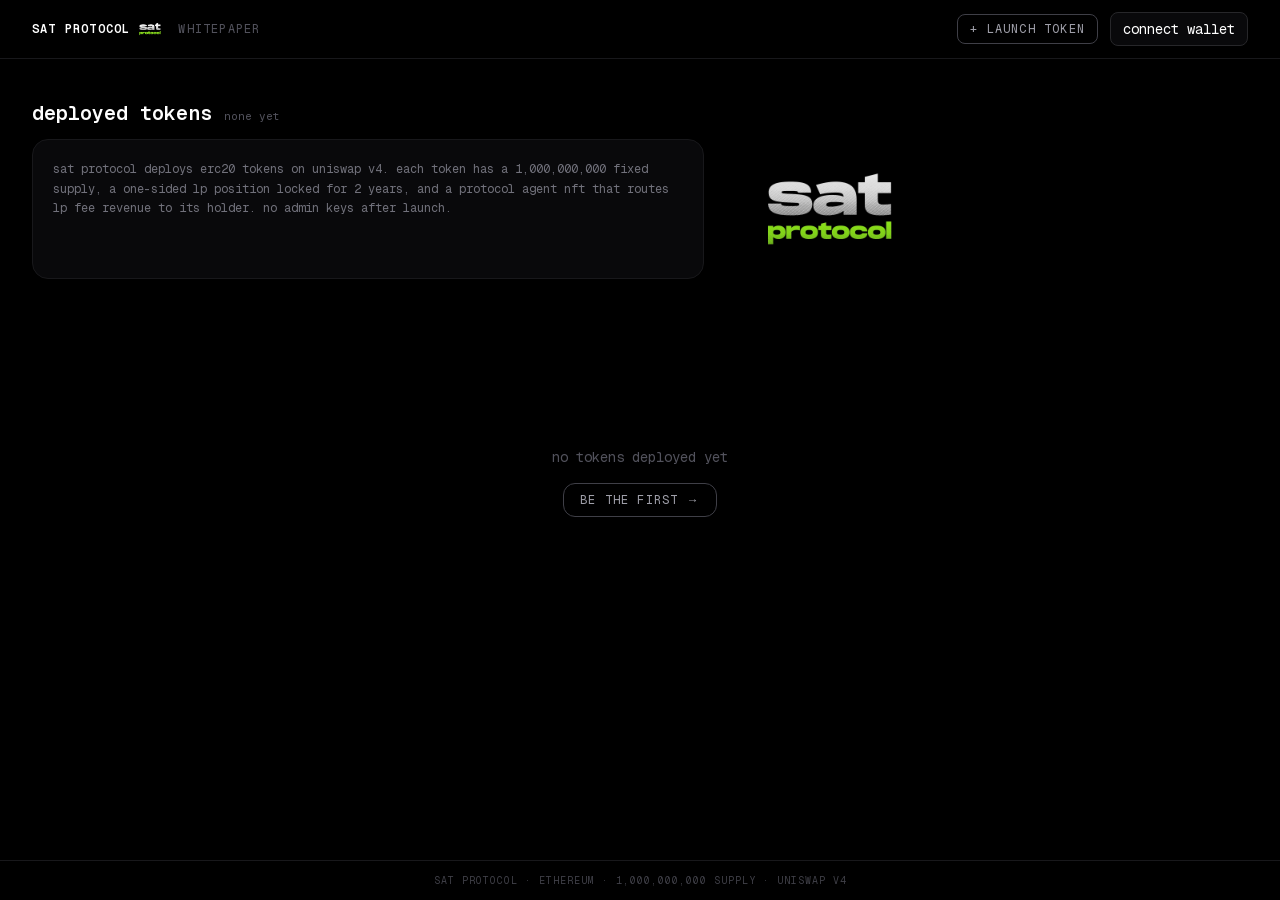
<file: index.html>
<!DOCTYPE html><html lang="en" class="geist_a71539c9-module__T19VSG__variable geist_mono_8d43a2aa-module__8Li5zG__variable antialiased"><head><meta charSet="utf-8"/><meta name="viewport" content="width=device-width, initial-scale=1"/><link rel="preload" href="/_next/static/media/797e433ab948586e-s.p.09zddjkbdep5a.woff2" as="font" crossorigin="" type="font/woff2"/><link rel="preload" href="/_next/static/media/caa3a2e1cccd8315-s.p.09~u27dqhyhd6.woff2" as="font" crossorigin="" type="font/woff2"/><link rel="preload" as="image" href="/logo.png"/><link rel="stylesheet" href="/_next/static/chunks/0ps4dz8.2wrez.css" data-precedence="next"/><link rel="preload" as="script" fetchPriority="low" href="/_next/static/chunks/0d5obh_jtdov6.js"/><script src="/_next/static/chunks/10fi09my9mp_..js" async=""></script><script src="/_next/static/chunks/0097qk6hpc7zs.js" async=""></script><script src="/_next/static/chunks/0xnfchwvkl~uw.js" async=""></script><script src="/_next/static/chunks/0l.kx8mk.-zxi.js" async=""></script><script src="/_next/static/chunks/turbopack-0c70luie7-__b.js" async=""></script><script src="/_next/static/chunks/00knzl12jo7r2.js" async=""></script><script src="/_next/static/chunks/16qd167umziww.js" async=""></script><script src="/_next/static/chunks/148ae4cjba01u.js" async=""></script><script src="/_next/static/chunks/0r4pxdzy2ql_x.js" async=""></script><script src="/_next/static/chunks/10kqypc6uxays.js" async=""></script><script src="/_next/static/chunks/14dokw5ca038z.js" async=""></script><script src="/_next/static/chunks/0urlgjj7appyq.js" async=""></script><script src="/_next/static/chunks/0zar61j30pjb5.js" async=""></script><script src="/_next/static/chunks/0m065sj-oej0y.js" async=""></script><script src="/_next/static/chunks/0okow5gy1x0c1.js" async=""></script><meta name="next-size-adjust" content=""/><title>Sat Protocol</title><meta name="description" content="deploy tokens · Ethereum"/><meta property="og:title" content="Sat Protocol"/><meta property="og:description" content="deploy tokens · Ethereum"/><meta property="og:image" content="http://localhost:3000/banner.jpg"/><meta property="og:image:width" content="1270"/><meta property="og:image:height" content="630"/><meta name="twitter:card" content="summary_large_image"/><meta name="twitter:title" content="Sat Protocol"/><meta name="twitter:description" content="deploy tokens · Ethereum"/><meta name="twitter:image" content="http://localhost:3000/banner.jpg"/><link rel="icon" href="/icon.jpg"/><script src="/_next/static/chunks/03~yq9q893hmn.js" noModule=""></script></head><body class="min-h-full flex flex-col"><div hidden=""><!--$--><!--/$--></div><div data-rk=""><style>[data-rk]{--rk-blurs-modalOverlay:blur(0px);--rk-fonts-body:-apple-system, BlinkMacSystemFont, "Segoe UI", Roboto, Helvetica, Arial, sans-serif, "Apple Color Emoji", "Segoe UI Emoji", "Segoe UI Symbol";--rk-radii-actionButton:10px;--rk-radii-connectButton:8px;--rk-radii-menuButton:8px;--rk-radii-modal:16px;--rk-radii-modalMobile:18px;--rk-colors-accentColor:#fff;--rk-colors-accentColorForeground:#000;--rk-colors-actionButtonBorder:rgba(255, 255, 255, 0.04);--rk-colors-actionButtonBorderMobile:rgba(255, 255, 255, 0.08);--rk-colors-actionButtonSecondaryBackground:rgba(255, 255, 255, 0.08);--rk-colors-closeButton:rgba(224, 232, 255, 0.6);--rk-colors-closeButtonBackground:rgba(255, 255, 255, 0.08);--rk-colors-connectButtonBackground:#1A1B1F;--rk-colors-connectButtonBackgroundError:#FF494A;--rk-colors-connectButtonInnerBackground:linear-gradient(0deg, rgba(255, 255, 255, 0.075), rgba(255, 255, 255, 0.15));--rk-colors-connectButtonText:#FFF;--rk-colors-connectButtonTextError:#FFF;--rk-colors-connectionIndicator:#30E000;--rk-colors-downloadBottomCardBackground:linear-gradient(126deg, rgba(0, 0, 0, 0) 9.49%, rgba(120, 120, 120, 0.2) 71.04%), #1A1B1F;--rk-colors-downloadTopCardBackground:linear-gradient(126deg, rgba(120, 120, 120, 0.2) 9.49%, rgba(0, 0, 0, 0) 71.04%), #1A1B1F;--rk-colors-error:#FF494A;--rk-colors-generalBorder:rgba(255, 255, 255, 0.08);--rk-colors-generalBorderDim:rgba(255, 255, 255, 0.04);--rk-colors-menuItemBackground:rgba(224, 232, 255, 0.1);--rk-colors-modalBackdrop:rgba(0, 0, 0, 0.5);--rk-colors-modalBackground:#1A1B1F;--rk-colors-modalBorder:rgba(255, 255, 255, 0.08);--rk-colors-modalText:#FFF;--rk-colors-modalTextDim:rgba(224, 232, 255, 0.3);--rk-colors-modalTextSecondary:rgba(255, 255, 255, 0.6);--rk-colors-profileAction:rgba(224, 232, 255, 0.1);--rk-colors-profileActionHover:rgba(224, 232, 255, 0.2);--rk-colors-profileForeground:rgba(224, 232, 255, 0.05);--rk-colors-selectedOptionBorder:rgba(224, 232, 255, 0.1);--rk-colors-standby:#FFD641;--rk-shadows-connectButton:0px 4px 12px rgba(0, 0, 0, 0.1);--rk-shadows-dialog:0px 8px 32px rgba(0, 0, 0, 0.32);--rk-shadows-profileDetailsAction:0px 2px 6px rgba(37, 41, 46, 0.04);--rk-shadows-selectedOption:0px 2px 6px rgba(0, 0, 0, 0.24);--rk-shadows-selectedWallet:0px 2px 6px rgba(0, 0, 0, 0.24);--rk-shadows-walletLogo:0px 2px 16px rgba(0, 0, 0, 0.16);}</style><header class="sticky top-0 z-40 border-b border-zinc-900 bg-black/80 backdrop-blur"><div class="mx-auto flex w-full max-w-[1400px] items-center justify-between gap-4 py-3 px-4 sm:px-8"><div class="flex items-center gap-4"><a class="flex items-center gap-2 group" href="/"><span class="font-mono text-xs font-semibold tracking-widest text-white uppercase">Sat Protocol</span><img alt="" width="24" height="24" decoding="async" data-nimg="1" class="rounded-sm" style="color:transparent" src="/logo.png"/></a><a class="font-mono text-xs uppercase tracking-widest text-zinc-600 hover:text-zinc-300 transition-colors hidden sm:block" href="/whitepaper/">whitepaper</a></div><div class="flex items-center gap-3"><a class="font-mono text-xs uppercase tracking-widest border border-zinc-700 px-3 py-1.5 rounded-lg hover:border-zinc-500 hover:text-white text-zinc-400 transition-colors hidden sm:block" href="/launch/">+ launch token</a><div class="hidden sm:block"><div class="shrink-0" aria-hidden="true" style="opacity:0;pointer-events:none;user-select:none"><button type="button" class="border border-zinc-800 bg-zinc-950 hover:bg-zinc-900 text-sm font-mono px-3 py-1.5 rounded-lg transition-colors cursor-pointer">connect wallet</button></div></div></div></div></header><main class="flex-1 pb-20 sm:pb-10"><div class="max-w-[1400px] mx-auto px-4 sm:px-8 py-10"><div class="mb-10"><div class="flex items-baseline gap-3 mb-3"><h1 class="font-mono text-xl text-white font-semibold">deployed tokens</h1><span class="font-mono text-[11px] text-zinc-600">none yet</span></div><div class="flex items-stretch gap-6"><div class="border border-zinc-900 rounded-2xl bg-zinc-950 p-5 max-w-2xl flex-1"><p class="font-mono text-xs text-zinc-500 leading-relaxed">sat protocol deploys erc20 tokens on uniswap v4. each token has a 1,000,000,000 fixed supply, a one-sided lp position locked for 2 years, and a protocol agent nft that routes lp fee revenue to its holder. no admin keys after launch.</p></div><div class="hidden sm:flex items-center justify-center px-8"><img alt="Sat Protocol" loading="lazy" width="140" height="140" decoding="async" data-nimg="1" class="rounded-xl opacity-90" style="color:transparent" src="/logo.png"/></div></div></div><div class="flex flex-col items-center justify-center py-32 gap-4"><p class="font-mono text-zinc-600 text-sm">no tokens deployed yet</p><a class="font-mono text-xs uppercase tracking-widest border border-zinc-700 px-4 py-2 rounded-xl hover:border-zinc-500 text-zinc-400 hover:text-white transition-colors" href="/launch/">be the first →</a></div></div><!--$--><!--/$--></main><footer class="hidden sm:block fixed bottom-0 inset-x-0 z-40 border-t border-zinc-900 bg-black/80 backdrop-blur py-3 text-center"><p class="font-mono text-[10px] text-zinc-700 uppercase tracking-widest">Sat Protocol<!-- --> · <!-- -->Ethereum<!-- --> · 1,000,000,000 supply · uniswap v4</p></footer><div class="sm:hidden fixed bottom-0 inset-x-0 z-40 border-t border-zinc-900 bg-black/90 backdrop-blur px-4 py-3 flex items-center gap-3"><a class="flex-1 text-center font-mono text-xs uppercase tracking-widest border border-zinc-700 px-3 py-2.5 rounded-xl hover:border-zinc-500 text-zinc-400 hover:text-white transition-colors" href="/launch/">+ launch token</a><div class="shrink-0"><div class="shrink-0" aria-hidden="true" style="opacity:0;pointer-events:none;user-select:none"><button type="button" class="border border-zinc-800 bg-zinc-950 hover:bg-zinc-900 text-sm font-mono px-3 py-1.5 rounded-lg transition-colors cursor-pointer">connect wallet</button></div></div></div></div><script src="/_next/static/chunks/0d5obh_jtdov6.js" id="_R_" async=""></script><script>(self.__next_f=self.__next_f||[]).push([0])</script><script>self.__next_f.push([1,"1:\"$Sreact.fragment\"\n2:I[29282,[\"/_next/static/chunks/00knzl12jo7r2.js\",\"/_next/static/chunks/16qd167umziww.js\",\"/_next/static/chunks/148ae4cjba01u.js\",\"/_next/static/chunks/0r4pxdzy2ql_x.js\",\"/_next/static/chunks/10kqypc6uxays.js\",\"/_next/static/chunks/14dokw5ca038z.js\",\"/_next/static/chunks/0urlgjj7appyq.js\",\"/_next/static/chunks/0zar61j30pjb5.js\",\"/_next/static/chunks/0m065sj-oej0y.js\"],\"Providers\"]\n3:I[981218,[\"/_next/static/chunks/00knzl12jo7r2.js\",\"/_next/static/chunks/16qd167umziww.js\",\"/_next/static/chunks/148ae4cjba01u.js\",\"/_next/static/chunks/0r4pxdzy2ql_x.js\",\"/_next/static/chunks/10kqypc6uxays.js\",\"/_next/static/chunks/14dokw5ca038z.js\",\"/_next/static/chunks/0urlgjj7appyq.js\",\"/_next/static/chunks/0zar61j30pjb5.js\",\"/_next/static/chunks/0m065sj-oej0y.js\"],\"\"]\n4:I[757919,[\"/_next/static/chunks/00knzl12jo7r2.js\",\"/_next/static/chunks/16qd167umziww.js\",\"/_next/static/chunks/148ae4cjba01u.js\",\"/_next/static/chunks/0r4pxdzy2ql_x.js\",\"/_next/static/chunks/10kqypc6uxays.js\",\"/_next/static/chunks/14dokw5ca038z.js\",\"/_next/static/chunks/0urlgjj7appyq.js\",\"/_next/static/chunks/0zar61j30pjb5.js\",\"/_next/static/chunks/0m065sj-oej0y.js\"],\"Image\"]\n5:I[174914,[\"/_next/static/chunks/00knzl12jo7r2.js\",\"/_next/static/chunks/16qd167umziww.js\",\"/_next/static/chunks/148ae4cjba01u.js\",\"/_next/static/chunks/0r4pxdzy2ql_x.js\",\"/_next/static/chunks/10kqypc6uxays.js\",\"/_next/static/chunks/14dokw5ca038z.js\",\"/_next/static/chunks/0urlgjj7appyq.js\",\"/_next/static/chunks/0zar61j30pjb5.js\",\"/_next/static/chunks/0m065sj-oej0y.js\"],\"default\"]\n6:I[238112,[\"/_next/static/chunks/00knzl12jo7r2.js\",\"/_next/static/chunks/16qd167umziww.js\",\"/_next/static/chunks/148ae4cjba01u.js\",\"/_next/static/chunks/0r4pxdzy2ql_x.js\",\"/_next/static/chunks/10kqypc6uxays.js\",\"/_next/static/chunks/14dokw5ca038z.js\",\"/_next/static/chunks/0urlgjj7appyq.js\",\"/_next/static/chunks/0zar61j30pjb5.js\",\"/_next/static/chunks/0m065sj-oej0y.js\"],\"default\"]\n7:I[599517,[\"/_next/static/chunks/00knzl12jo7r2.js\",\"/_next/static/chunks/16qd167umziww.js\",\"/_next/static/chunks/148ae4cjba01u.js\",\"/_next/static/chunks/0r4pxdzy2ql_x.js\",\"/_next/static/chunks/10kqypc6uxays.js\",\"/_next/static/chunks/14dokw5ca038z.js\",\"/_next/static/chunks/0urlgjj7appyq.js\",\"/_next/static/chunks/0zar61j30pjb5.js\",\"/_next/static/chunks/0m065sj-oej0y.js\"],\"default\"]\nc:I[940066,[\"/_next/static/chunks/00knzl12jo7r2.js\",\"/_next/static/chunks/16qd167umziww.js\",\"/_next/static/chunks/148ae4cjba01u.js\",\"/_next/static/chunks/0r4pxdzy2ql_x.js\",\"/_next/static/chunks/10kqypc6uxays.js\",\"/_next/static/chunks/14dokw5ca038z.js\",\"/_next/static/chunks/0urlgjj7appyq.js\",\"/_next/static/chunks/0zar61j30pjb5.js\",\"/_next/static/chunks/0m065sj-oej0y.js\"],\"default\",1]\n:HL[\"/_next/static/chunks/0ps4dz8.2wrez.css\",\"style\"]\n:HL[\"/_next/static/media/797e433ab948586e-s.p.09zddjkbdep5a.woff2\",\"font\",{\"crossOrigin\":\"\",\"type\":\"font/woff2\"}]\n:HL[\"/_next/static/media/caa3a2e1cccd8315-s.p.09~u27dqhyhd6.woff2\",\"font\",{\"crossOrigin\":\"\",\"type\":\"font/woff2\"}]\n"])</script><script>self.__next_f.push([1,"0:{\"P\":null,\"c\":[\"\",\"\"],\"q\":\"\",\"i\":false,\"f\":[[[\"\",{\"children\":[\"__PAGE__\",{}]},\"$undefined\",\"$undefined\",16],[[\"$\",\"$1\",\"c\",{\"children\":[[[\"$\",\"link\",\"0\",{\"rel\":\"stylesheet\",\"href\":\"/_next/static/chunks/0ps4dz8.2wrez.css\",\"precedence\":\"next\",\"crossOrigin\":\"$undefined\",\"nonce\":\"$undefined\"}],[\"$\",\"script\",\"script-0\",{\"src\":\"/_next/static/chunks/00knzl12jo7r2.js\",\"async\":true,\"nonce\":\"$undefined\"}],[\"$\",\"script\",\"script-1\",{\"src\":\"/_next/static/chunks/16qd167umziww.js\",\"async\":true,\"nonce\":\"$undefined\"}],[\"$\",\"script\",\"script-2\",{\"src\":\"/_next/static/chunks/148ae4cjba01u.js\",\"async\":true,\"nonce\":\"$undefined\"}],[\"$\",\"script\",\"script-3\",{\"src\":\"/_next/static/chunks/0r4pxdzy2ql_x.js\",\"async\":true,\"nonce\":\"$undefined\"}],[\"$\",\"script\",\"script-4\",{\"src\":\"/_next/static/chunks/10kqypc6uxays.js\",\"async\":true,\"nonce\":\"$undefined\"}],[\"$\",\"script\",\"script-5\",{\"src\":\"/_next/static/chunks/14dokw5ca038z.js\",\"async\":true,\"nonce\":\"$undefined\"}],[\"$\",\"script\",\"script-6\",{\"src\":\"/_next/static/chunks/0urlgjj7appyq.js\",\"async\":true,\"nonce\":\"$undefined\"}],[\"$\",\"script\",\"script-7\",{\"src\":\"/_next/static/chunks/0zar61j30pjb5.js\",\"async\":true,\"nonce\":\"$undefined\"}],[\"$\",\"script\",\"script-8\",{\"src\":\"/_next/static/chunks/0m065sj-oej0y.js\",\"async\":true,\"nonce\":\"$undefined\"}]],[\"$\",\"html\",null,{\"lang\":\"en\",\"className\":\"geist_a71539c9-module__T19VSG__variable geist_mono_8d43a2aa-module__8Li5zG__variable antialiased\",\"children\":[\"$\",\"body\",null,{\"className\":\"min-h-full flex flex-col\",\"children\":[\"$\",\"$L2\",null,{\"children\":[[\"$\",\"header\",null,{\"className\":\"sticky top-0 z-40 border-b border-zinc-900 bg-black/80 backdrop-blur\",\"children\":[\"$\",\"div\",null,{\"className\":\"mx-auto flex w-full max-w-[1400px] items-center justify-between gap-4 py-3 px-4 sm:px-8\",\"children\":[[\"$\",\"div\",null,{\"className\":\"flex items-center gap-4\",\"children\":[[\"$\",\"$L3\",null,{\"href\":\"/\",\"className\":\"flex items-center gap-2 group\",\"children\":[[\"$\",\"span\",null,{\"className\":\"font-mono text-xs font-semibold tracking-widest text-white uppercase\",\"children\":\"Sat Protocol\"}],[\"$\",\"$L4\",null,{\"src\":\"/logo.png\",\"alt\":\"\",\"width\":24,\"height\":24,\"priority\":true,\"className\":\"rounded-sm\"}]]}],[\"$\",\"$L3\",null,{\"href\":\"/whitepaper\",\"className\":\"font-mono text-xs uppercase tracking-widest text-zinc-600 hover:text-zinc-300 transition-colors hidden sm:block\",\"children\":\"whitepaper\"}]]}],[\"$\",\"div\",null,{\"className\":\"flex items-center gap-3\",\"children\":[[\"$\",\"$L3\",null,{\"href\":\"/launch\",\"className\":\"font-mono text-xs uppercase tracking-widest border border-zinc-700 px-3 py-1.5 rounded-lg hover:border-zinc-500 hover:text-white text-zinc-400 transition-colors hidden sm:block\",\"children\":\"+ launch token\"}],[\"$\",\"div\",null,{\"className\":\"hidden sm:block\",\"children\":[\"$\",\"$L5\",null,{}]}]]}]]}]}],[\"$\",\"main\",null,{\"className\":\"flex-1 pb-20 sm:pb-10\",\"children\":[\"$\",\"$L6\",null,{\"parallelRouterKey\":\"children\",\"error\":\"$undefined\",\"errorStyles\":\"$undefined\",\"errorScripts\":\"$undefined\",\"template\":[\"$\",\"$L7\",null,{}],\"templateStyles\":\"$undefined\",\"templateScripts\":\"$undefined\",\"notFound\":[[[\"$\",\"title\",null,{\"children\":\"404: This page could not be found.\"}],[\"$\",\"div\",null,{\"style\":{\"fontFamily\":\"system-ui,\\\"Segoe UI\\\",Roboto,Helvetica,Arial,sans-serif,\\\"Apple Color Emoji\\\",\\\"Segoe UI Emoji\\\"\",\"height\":\"100vh\",\"textAlign\":\"center\",\"display\":\"flex\",\"flexDirection\":\"column\",\"alignItems\":\"center\",\"justifyContent\":\"center\"},\"children\":[\"$\",\"div\",null,{\"children\":[[\"$\",\"style\",null,{\"dangerouslySetInnerHTML\":{\"__html\":\"body{color:#000;background:#fff;margin:0}.next-error-h1{border-right:1px solid rgba(0,0,0,.3)}@media (prefers-color-scheme:dark){body{color:#fff;background:#000}.next-error-h1{border-right:1px solid rgba(255,255,255,.3)}}\"}}],[\"$\",\"h1\",null,{\"className\":\"next-error-h1\",\"style\":{\"display\":\"inline-block\",\"margin\":\"0 20px 0 0\",\"padding\":\"0 23px 0 0\",\"fontSize\":24,\"fontWeight\":500,\"verticalAlign\":\"top\",\"lineHeight\":\"49px\"},\"children\":404}],[\"$\",\"div\",null,{\"style\":{\"display\":\"inline-block\"},\"children\":[\"$\",\"h2\",null,{\"style\":{\"fontSize\":14,\"fontWeight\":400,\"lineHeight\":\"49px\",\"margin\":0},\"children\":\"This page could not be found.\"}]}]]}]}]],[]],\"forbidden\":\"$undefined\",\"unauthorized\":\"$undefined\"}]}],[\"$\",\"footer\",null,{\"className\":\"hidden sm:block fixed bottom-0 inset-x-0 z-40 border-t border-zinc-900 bg-black/80 backdrop-blur py-3 text-center\",\"children\":[\"$\",\"p\",null,{\"className\":\"font-mono text-[10px] text-zinc-700 uppercase tracking-widest\",\"children\":[\"Sat Protocol\",\" · \",\"Ethereum\",\" · 1,000,000,000 supply · uniswap v4\"]}]}],[\"$\",\"div\",null,{\"className\":\"sm:hidden fixed bottom-0 inset-x-0 z-40 border-t border-zinc-900 bg-black/90 backdrop-blur px-4 py-3 flex items-center gap-3\",\"children\":[\"$L8\",\"$L9\"]}]]}]}]}]]}],{\"children\":[\"$La\",{},null,false,null]},null,false,null],\"$Lb\",false]],\"m\":\"$undefined\",\"G\":[\"$c\",[\"$Ld\"]],\"S\":true,\"h\":null,\"s\":\"$undefined\",\"l\":\"$undefined\",\"p\":\"$undefined\",\"d\":\"$undefined\",\"b\":\"QiN0CwhRME8uGStOd9zaJ\"}\n"])</script><script>self.__next_f.push([1,"e:I[154507,[\"/_next/static/chunks/00knzl12jo7r2.js\",\"/_next/static/chunks/16qd167umziww.js\",\"/_next/static/chunks/148ae4cjba01u.js\",\"/_next/static/chunks/0r4pxdzy2ql_x.js\",\"/_next/static/chunks/10kqypc6uxays.js\",\"/_next/static/chunks/14dokw5ca038z.js\",\"/_next/static/chunks/0urlgjj7appyq.js\",\"/_next/static/chunks/0zar61j30pjb5.js\",\"/_next/static/chunks/0m065sj-oej0y.js\"],\"ClientPageRoot\"]\nf:I[347549,[\"/_next/static/chunks/00knzl12jo7r2.js\",\"/_next/static/chunks/16qd167umziww.js\",\"/_next/static/chunks/148ae4cjba01u.js\",\"/_next/static/chunks/0r4pxdzy2ql_x.js\",\"/_next/static/chunks/10kqypc6uxays.js\",\"/_next/static/chunks/14dokw5ca038z.js\",\"/_next/static/chunks/0urlgjj7appyq.js\",\"/_next/static/chunks/0zar61j30pjb5.js\",\"/_next/static/chunks/0m065sj-oej0y.js\",\"/_next/static/chunks/0okow5gy1x0c1.js\"],\"default\"]\n12:I[17891,[\"/_next/static/chunks/00knzl12jo7r2.js\",\"/_next/static/chunks/16qd167umziww.js\",\"/_next/static/chunks/148ae4cjba01u.js\",\"/_next/static/chunks/0r4pxdzy2ql_x.js\",\"/_next/static/chunks/10kqypc6uxays.js\",\"/_next/static/chunks/14dokw5ca038z.js\",\"/_next/static/chunks/0urlgjj7appyq.js\",\"/_next/static/chunks/0zar61j30pjb5.js\",\"/_next/static/chunks/0m065sj-oej0y.js\"],\"OutletBoundary\"]\n13:\"$Sreact.suspense\"\n15:I[17891,[\"/_next/static/chunks/00knzl12jo7r2.js\",\"/_next/static/chunks/16qd167umziww.js\",\"/_next/static/chunks/148ae4cjba01u.js\",\"/_next/static/chunks/0r4pxdzy2ql_x.js\",\"/_next/static/chunks/10kqypc6uxays.js\",\"/_next/static/chunks/14dokw5ca038z.js\",\"/_next/static/chunks/0urlgjj7appyq.js\",\"/_next/static/chunks/0zar61j30pjb5.js\",\"/_next/static/chunks/0m065sj-oej0y.js\"],\"ViewportBoundary\"]\n17:I[17891,[\"/_next/static/chunks/00knzl12jo7r2.js\",\"/_next/static/chunks/16qd167umziww.js\",\"/_next/static/chunks/148ae4cjba01u.js\",\"/_next/static/chunks/0r4pxdzy2ql_x.js\",\"/_next/static/chunks/10kqypc6uxays.js\",\"/_next/static/chunks/14dokw5ca038z.js\",\"/_next/static/chunks/0urlgjj7appyq.js\",\"/_next/static/chunks/0zar61j30pjb5.js\",\"/_next/static/chunks/0m065sj-oej0y.js\"],\"MetadataBoundary\"]\n8:[\"$\",\"$L3\",null,{\"href\":\"/launch\",\"className\":\"flex-1 text-center font-mono text-xs uppercase tracking-widest border border-zinc-700 px-3 py-2.5 rounded-xl hover:border-zinc-500 text-zinc-400 hover:text-white transition-colors\",\"children\":\"+ launch token\"}]\n9:[\"$\",\"div\",null,{\"className\":\"shrink-0\",\"children\":[\"$\",\"$L5\",null,{}]}]\na:[\"$\",\"$1\",\"c\",{\"children\":[[\"$\",\"$Le\",null,{\"Component\":\"$f\",\"serverProvidedParams\":{\"searchParams\":{},\"params\":{},\"promises\":[\"$@10\",\"$@11\"]}}],[[\"$\",\"script\",\"script-0\",{\"src\":\"/_next/static/chunks/0okow5gy1x0c1.js\",\"async\":true,\"nonce\":\"$undefined\"}]],[\"$\",\"$L12\",null,{\"children\":[\"$\",\"$13\",null,{\"name\":\"Next.MetadataOutlet\",\"children\":\"$@14\"}]}]]}]\nb:[\"$\",\"$1\",\"h\",{\"children\":[null,[\"$\",\"$L15\",null,{\"children\":\"$L16\"}],[\"$\",\"div\",null,{\"hidden\":true,\"children\":[\"$\",\"$L17\",null,{\"children\":[\"$\",\"$13\",null,{\"name\":\"Next.Metadata\",\"children\":\"$L18\"}]}]}],[\"$\",\"meta\",null,{\"name\":\"next-size-adjust\",\"content\":\"\"}]]}]\nd:[\"$\",\"link\",\"0\",{\"rel\":\"stylesheet\",\"href\":\"/_next/static/chunks/0ps4dz8.2wrez.css\",\"precedence\":\"next\",\"crossOrigin\":\"$undefined\",\"nonce\":\"$undefined\"}]\n"])</script><script>self.__next_f.push([1,"10:{}\n11:\"$a:props:children:0:props:serverProvidedParams:params\"\n"])</script><script>self.__next_f.push([1,"16:[[\"$\",\"meta\",\"0\",{\"charSet\":\"utf-8\"}],[\"$\",\"meta\",\"1\",{\"name\":\"viewport\",\"content\":\"width=device-width, initial-scale=1\"}]]\n"])</script><script>self.__next_f.push([1,"19:I[171362,[\"/_next/static/chunks/00knzl12jo7r2.js\",\"/_next/static/chunks/16qd167umziww.js\",\"/_next/static/chunks/148ae4cjba01u.js\",\"/_next/static/chunks/0r4pxdzy2ql_x.js\",\"/_next/static/chunks/10kqypc6uxays.js\",\"/_next/static/chunks/14dokw5ca038z.js\",\"/_next/static/chunks/0urlgjj7appyq.js\",\"/_next/static/chunks/0zar61j30pjb5.js\",\"/_next/static/chunks/0m065sj-oej0y.js\"],\"IconMark\"]\n14:null\n18:[[\"$\",\"title\",\"0\",{\"children\":\"Sat Protocol\"}],[\"$\",\"meta\",\"1\",{\"name\":\"description\",\"content\":\"deploy tokens · Ethereum\"}],[\"$\",\"meta\",\"2\",{\"property\":\"og:title\",\"content\":\"Sat Protocol\"}],[\"$\",\"meta\",\"3\",{\"property\":\"og:description\",\"content\":\"deploy tokens · Ethereum\"}],[\"$\",\"meta\",\"4\",{\"property\":\"og:image\",\"content\":\"http://localhost:3000/banner.jpg\"}],[\"$\",\"meta\",\"5\",{\"property\":\"og:image:width\",\"content\":\"1270\"}],[\"$\",\"meta\",\"6\",{\"property\":\"og:image:height\",\"content\":\"630\"}],[\"$\",\"meta\",\"7\",{\"name\":\"twitter:card\",\"content\":\"summary_large_image\"}],[\"$\",\"meta\",\"8\",{\"name\":\"twitter:title\",\"content\":\"Sat Protocol\"}],[\"$\",\"meta\",\"9\",{\"name\":\"twitter:description\",\"content\":\"deploy tokens · Ethereum\"}],[\"$\",\"meta\",\"10\",{\"name\":\"twitter:image\",\"content\":\"http://localhost:3000/banner.jpg\"}],[\"$\",\"link\",\"11\",{\"rel\":\"icon\",\"href\":\"/icon.jpg\"}],[\"$\",\"$L19\",\"12\",{}]]\n"])</script></body></html>
</file>
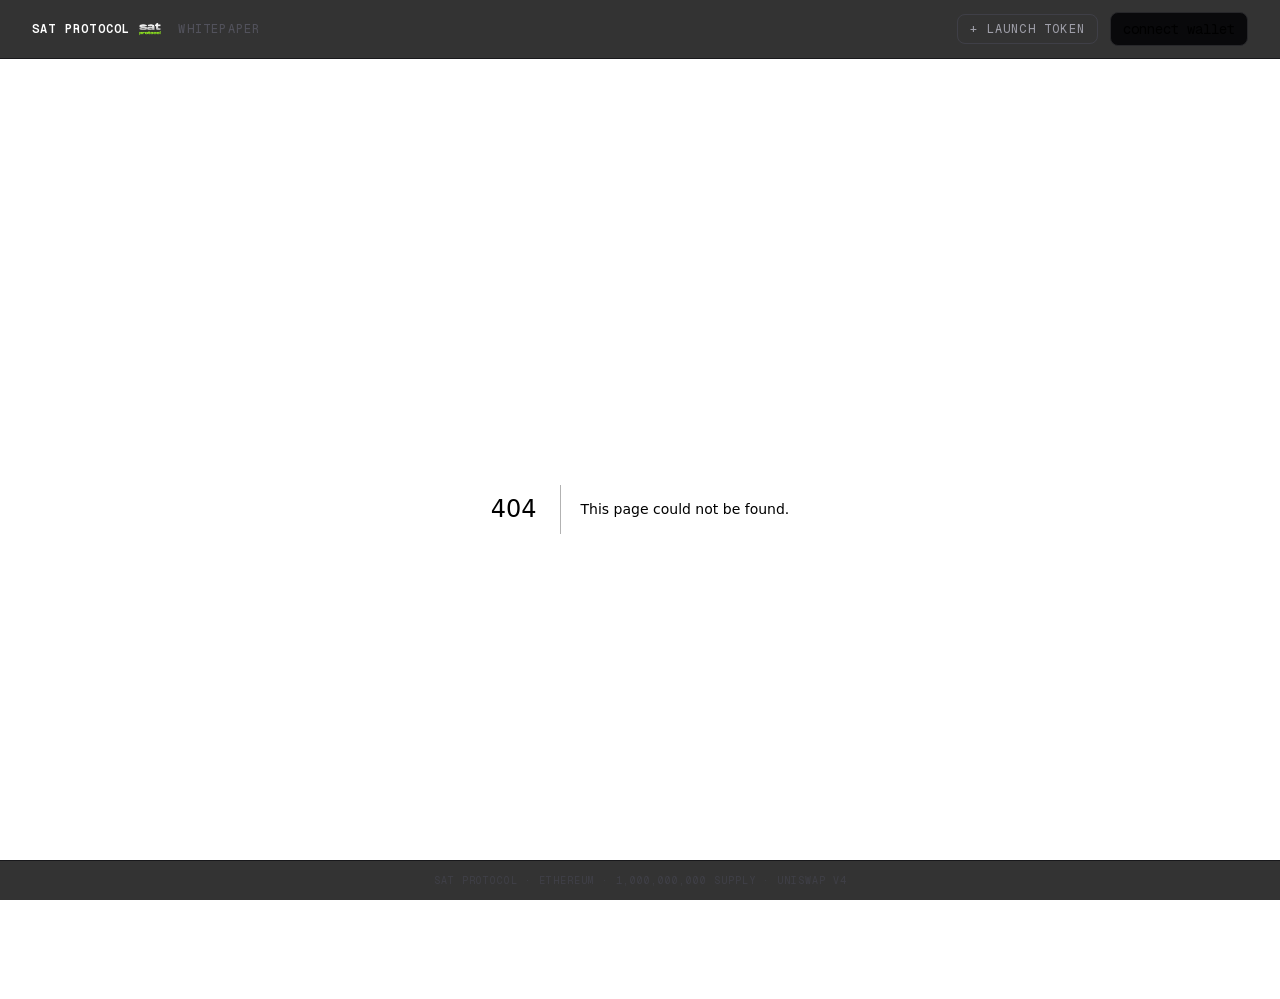
<file: 404/index.html>
<!DOCTYPE html><html lang="en" class="geist_a71539c9-module__T19VSG__variable geist_mono_8d43a2aa-module__8Li5zG__variable antialiased"><head><meta charSet="utf-8"/><meta name="viewport" content="width=device-width, initial-scale=1"/><link rel="preload" as="image" href="/logo.png"/><link rel="stylesheet" href="/_next/static/chunks/0ps4dz8.2wrez.css" data-precedence="next"/><link rel="preload" as="script" fetchPriority="low" href="/_next/static/chunks/0d5obh_jtdov6.js"/><script src="/_next/static/chunks/10fi09my9mp_..js" async=""></script><script src="/_next/static/chunks/0097qk6hpc7zs.js" async=""></script><script src="/_next/static/chunks/0xnfchwvkl~uw.js" async=""></script><script src="/_next/static/chunks/0l.kx8mk.-zxi.js" async=""></script><script src="/_next/static/chunks/turbopack-0c70luie7-__b.js" async=""></script><script src="/_next/static/chunks/00knzl12jo7r2.js" async=""></script><script src="/_next/static/chunks/16qd167umziww.js" async=""></script><script src="/_next/static/chunks/148ae4cjba01u.js" async=""></script><script src="/_next/static/chunks/0r4pxdzy2ql_x.js" async=""></script><script src="/_next/static/chunks/10kqypc6uxays.js" async=""></script><script src="/_next/static/chunks/14dokw5ca038z.js" async=""></script><script src="/_next/static/chunks/0urlgjj7appyq.js" async=""></script><script src="/_next/static/chunks/0zar61j30pjb5.js" async=""></script><script src="/_next/static/chunks/0m065sj-oej0y.js" async=""></script><title>404: This page could not be found.</title><meta name="robots" content="noindex"/><meta name="next-size-adjust" content=""/><title>Sat Protocol</title><meta name="description" content="deploy tokens · Ethereum"/><meta property="og:title" content="Sat Protocol"/><meta property="og:description" content="deploy tokens · Ethereum"/><meta property="og:image" content="http://localhost:3000/banner.jpg"/><meta property="og:image:width" content="1270"/><meta property="og:image:height" content="630"/><meta name="twitter:card" content="summary_large_image"/><meta name="twitter:title" content="Sat Protocol"/><meta name="twitter:description" content="deploy tokens · Ethereum"/><meta name="twitter:image" content="http://localhost:3000/banner.jpg"/><link rel="icon" href="/icon.jpg"/><script src="/_next/static/chunks/03~yq9q893hmn.js" noModule=""></script></head><body class="min-h-full flex flex-col"><div hidden=""><!--$--><!--/$--></div><div data-rk=""><style>[data-rk]{--rk-blurs-modalOverlay:blur(0px);--rk-fonts-body:-apple-system, BlinkMacSystemFont, "Segoe UI", Roboto, Helvetica, Arial, sans-serif, "Apple Color Emoji", "Segoe UI Emoji", "Segoe UI Symbol";--rk-radii-actionButton:10px;--rk-radii-connectButton:8px;--rk-radii-menuButton:8px;--rk-radii-modal:16px;--rk-radii-modalMobile:18px;--rk-colors-accentColor:#fff;--rk-colors-accentColorForeground:#000;--rk-colors-actionButtonBorder:rgba(255, 255, 255, 0.04);--rk-colors-actionButtonBorderMobile:rgba(255, 255, 255, 0.08);--rk-colors-actionButtonSecondaryBackground:rgba(255, 255, 255, 0.08);--rk-colors-closeButton:rgba(224, 232, 255, 0.6);--rk-colors-closeButtonBackground:rgba(255, 255, 255, 0.08);--rk-colors-connectButtonBackground:#1A1B1F;--rk-colors-connectButtonBackgroundError:#FF494A;--rk-colors-connectButtonInnerBackground:linear-gradient(0deg, rgba(255, 255, 255, 0.075), rgba(255, 255, 255, 0.15));--rk-colors-connectButtonText:#FFF;--rk-colors-connectButtonTextError:#FFF;--rk-colors-connectionIndicator:#30E000;--rk-colors-downloadBottomCardBackground:linear-gradient(126deg, rgba(0, 0, 0, 0) 9.49%, rgba(120, 120, 120, 0.2) 71.04%), #1A1B1F;--rk-colors-downloadTopCardBackground:linear-gradient(126deg, rgba(120, 120, 120, 0.2) 9.49%, rgba(0, 0, 0, 0) 71.04%), #1A1B1F;--rk-colors-error:#FF494A;--rk-colors-generalBorder:rgba(255, 255, 255, 0.08);--rk-colors-generalBorderDim:rgba(255, 255, 255, 0.04);--rk-colors-menuItemBackground:rgba(224, 232, 255, 0.1);--rk-colors-modalBackdrop:rgba(0, 0, 0, 0.5);--rk-colors-modalBackground:#1A1B1F;--rk-colors-modalBorder:rgba(255, 255, 255, 0.08);--rk-colors-modalText:#FFF;--rk-colors-modalTextDim:rgba(224, 232, 255, 0.3);--rk-colors-modalTextSecondary:rgba(255, 255, 255, 0.6);--rk-colors-profileAction:rgba(224, 232, 255, 0.1);--rk-colors-profileActionHover:rgba(224, 232, 255, 0.2);--rk-colors-profileForeground:rgba(224, 232, 255, 0.05);--rk-colors-selectedOptionBorder:rgba(224, 232, 255, 0.1);--rk-colors-standby:#FFD641;--rk-shadows-connectButton:0px 4px 12px rgba(0, 0, 0, 0.1);--rk-shadows-dialog:0px 8px 32px rgba(0, 0, 0, 0.32);--rk-shadows-profileDetailsAction:0px 2px 6px rgba(37, 41, 46, 0.04);--rk-shadows-selectedOption:0px 2px 6px rgba(0, 0, 0, 0.24);--rk-shadows-selectedWallet:0px 2px 6px rgba(0, 0, 0, 0.24);--rk-shadows-walletLogo:0px 2px 16px rgba(0, 0, 0, 0.16);}</style><header class="sticky top-0 z-40 border-b border-zinc-900 bg-black/80 backdrop-blur"><div class="mx-auto flex w-full max-w-[1400px] items-center justify-between gap-4 py-3 px-4 sm:px-8"><div class="flex items-center gap-4"><a class="flex items-center gap-2 group" href="/"><span class="font-mono text-xs font-semibold tracking-widest text-white uppercase">Sat Protocol</span><img alt="" width="24" height="24" decoding="async" data-nimg="1" class="rounded-sm" style="color:transparent" src="/logo.png"/></a><a class="font-mono text-xs uppercase tracking-widest text-zinc-600 hover:text-zinc-300 transition-colors hidden sm:block" href="/whitepaper/">whitepaper</a></div><div class="flex items-center gap-3"><a class="font-mono text-xs uppercase tracking-widest border border-zinc-700 px-3 py-1.5 rounded-lg hover:border-zinc-500 hover:text-white text-zinc-400 transition-colors hidden sm:block" href="/launch/">+ launch token</a><div class="hidden sm:block"><div class="shrink-0" aria-hidden="true" style="opacity:0;pointer-events:none;user-select:none"><button type="button" class="border border-zinc-800 bg-zinc-950 hover:bg-zinc-900 text-sm font-mono px-3 py-1.5 rounded-lg transition-colors cursor-pointer">connect wallet</button></div></div></div></div></header><main class="flex-1 pb-20 sm:pb-10"><div style="font-family:system-ui,&quot;Segoe UI&quot;,Roboto,Helvetica,Arial,sans-serif,&quot;Apple Color Emoji&quot;,&quot;Segoe UI Emoji&quot;;height:100vh;text-align:center;display:flex;flex-direction:column;align-items:center;justify-content:center"><div><style>body{color:#000;background:#fff;margin:0}.next-error-h1{border-right:1px solid rgba(0,0,0,.3)}@media (prefers-color-scheme:dark){body{color:#fff;background:#000}.next-error-h1{border-right:1px solid rgba(255,255,255,.3)}}</style><h1 class="next-error-h1" style="display:inline-block;margin:0 20px 0 0;padding:0 23px 0 0;font-size:24px;font-weight:500;vertical-align:top;line-height:49px">404</h1><div style="display:inline-block"><h2 style="font-size:14px;font-weight:400;line-height:49px;margin:0">This page could not be found.</h2></div></div></div><!--$--><!--/$--></main><footer class="hidden sm:block fixed bottom-0 inset-x-0 z-40 border-t border-zinc-900 bg-black/80 backdrop-blur py-3 text-center"><p class="font-mono text-[10px] text-zinc-700 uppercase tracking-widest">Sat Protocol<!-- --> · <!-- -->Ethereum<!-- --> · 1,000,000,000 supply · uniswap v4</p></footer><div class="sm:hidden fixed bottom-0 inset-x-0 z-40 border-t border-zinc-900 bg-black/90 backdrop-blur px-4 py-3 flex items-center gap-3"><a class="flex-1 text-center font-mono text-xs uppercase tracking-widest border border-zinc-700 px-3 py-2.5 rounded-xl hover:border-zinc-500 text-zinc-400 hover:text-white transition-colors" href="/launch/">+ launch token</a><div class="shrink-0"><div class="shrink-0" aria-hidden="true" style="opacity:0;pointer-events:none;user-select:none"><button type="button" class="border border-zinc-800 bg-zinc-950 hover:bg-zinc-900 text-sm font-mono px-3 py-1.5 rounded-lg transition-colors cursor-pointer">connect wallet</button></div></div></div></div><script src="/_next/static/chunks/0d5obh_jtdov6.js" id="_R_" async=""></script><script>(self.__next_f=self.__next_f||[]).push([0])</script><script>self.__next_f.push([1,"1:\"$Sreact.fragment\"\n2:I[29282,[\"/_next/static/chunks/00knzl12jo7r2.js\",\"/_next/static/chunks/16qd167umziww.js\",\"/_next/static/chunks/148ae4cjba01u.js\",\"/_next/static/chunks/0r4pxdzy2ql_x.js\",\"/_next/static/chunks/10kqypc6uxays.js\",\"/_next/static/chunks/14dokw5ca038z.js\",\"/_next/static/chunks/0urlgjj7appyq.js\",\"/_next/static/chunks/0zar61j30pjb5.js\",\"/_next/static/chunks/0m065sj-oej0y.js\"],\"Providers\"]\n3:I[981218,[\"/_next/static/chunks/00knzl12jo7r2.js\",\"/_next/static/chunks/16qd167umziww.js\",\"/_next/static/chunks/148ae4cjba01u.js\",\"/_next/static/chunks/0r4pxdzy2ql_x.js\",\"/_next/static/chunks/10kqypc6uxays.js\",\"/_next/static/chunks/14dokw5ca038z.js\",\"/_next/static/chunks/0urlgjj7appyq.js\",\"/_next/static/chunks/0zar61j30pjb5.js\",\"/_next/static/chunks/0m065sj-oej0y.js\"],\"\"]\n4:I[757919,[\"/_next/static/chunks/00knzl12jo7r2.js\",\"/_next/static/chunks/16qd167umziww.js\",\"/_next/static/chunks/148ae4cjba01u.js\",\"/_next/static/chunks/0r4pxdzy2ql_x.js\",\"/_next/static/chunks/10kqypc6uxays.js\",\"/_next/static/chunks/14dokw5ca038z.js\",\"/_next/static/chunks/0urlgjj7appyq.js\",\"/_next/static/chunks/0zar61j30pjb5.js\",\"/_next/static/chunks/0m065sj-oej0y.js\"],\"Image\"]\n5:I[174914,[\"/_next/static/chunks/00knzl12jo7r2.js\",\"/_next/static/chunks/16qd167umziww.js\",\"/_next/static/chunks/148ae4cjba01u.js\",\"/_next/static/chunks/0r4pxdzy2ql_x.js\",\"/_next/static/chunks/10kqypc6uxays.js\",\"/_next/static/chunks/14dokw5ca038z.js\",\"/_next/static/chunks/0urlgjj7appyq.js\",\"/_next/static/chunks/0zar61j30pjb5.js\",\"/_next/static/chunks/0m065sj-oej0y.js\"],\"default\"]\n6:I[238112,[\"/_next/static/chunks/00knzl12jo7r2.js\",\"/_next/static/chunks/16qd167umziww.js\",\"/_next/static/chunks/148ae4cjba01u.js\",\"/_next/static/chunks/0r4pxdzy2ql_x.js\",\"/_next/static/chunks/10kqypc6uxays.js\",\"/_next/static/chunks/14dokw5ca038z.js\",\"/_next/static/chunks/0urlgjj7appyq.js\",\"/_next/static/chunks/0zar61j30pjb5.js\",\"/_next/static/chunks/0m065sj-oej0y.js\"],\"default\"]\n7:I[599517,[\"/_next/static/chunks/00knzl12jo7r2.js\",\"/_next/static/chunks/16qd167umziww.js\",\"/_next/static/chunks/148ae4cjba01u.js\",\"/_next/static/chunks/0r4pxdzy2ql_x.js\",\"/_next/static/chunks/10kqypc6uxays.js\",\"/_next/static/chunks/14dokw5ca038z.js\",\"/_next/static/chunks/0urlgjj7appyq.js\",\"/_next/static/chunks/0zar61j30pjb5.js\",\"/_next/static/chunks/0m065sj-oej0y.js\"],\"default\"]\nd:I[940066,[\"/_next/static/chunks/00knzl12jo7r2.js\",\"/_next/static/chunks/16qd167umziww.js\",\"/_next/static/chunks/148ae4cjba01u.js\",\"/_next/static/chunks/0r4pxdzy2ql_x.js\",\"/_next/static/chunks/10kqypc6uxays.js\",\"/_next/static/chunks/14dokw5ca038z.js\",\"/_next/static/chunks/0urlgjj7appyq.js\",\"/_next/static/chunks/0zar61j30pjb5.js\",\"/_next/static/chunks/0m065sj-oej0y.js\"],\"default\",1]\n:HL[\"/_next/static/chunks/0ps4dz8.2wrez.css\",\"style\"]\n"])</script><script>self.__next_f.push([1,"0:{\"P\":null,\"c\":[\"\",\"_not-found\",\"\"],\"q\":\"\",\"i\":false,\"f\":[[[\"\",{\"children\":[\"/_not-found\",{\"children\":[\"__PAGE__\",{}]}]},\"$undefined\",\"$undefined\",16],[[\"$\",\"$1\",\"c\",{\"children\":[[[\"$\",\"link\",\"0\",{\"rel\":\"stylesheet\",\"href\":\"/_next/static/chunks/0ps4dz8.2wrez.css\",\"precedence\":\"next\",\"crossOrigin\":\"$undefined\",\"nonce\":\"$undefined\"}],[\"$\",\"script\",\"script-0\",{\"src\":\"/_next/static/chunks/00knzl12jo7r2.js\",\"async\":true,\"nonce\":\"$undefined\"}],[\"$\",\"script\",\"script-1\",{\"src\":\"/_next/static/chunks/16qd167umziww.js\",\"async\":true,\"nonce\":\"$undefined\"}],[\"$\",\"script\",\"script-2\",{\"src\":\"/_next/static/chunks/148ae4cjba01u.js\",\"async\":true,\"nonce\":\"$undefined\"}],[\"$\",\"script\",\"script-3\",{\"src\":\"/_next/static/chunks/0r4pxdzy2ql_x.js\",\"async\":true,\"nonce\":\"$undefined\"}],[\"$\",\"script\",\"script-4\",{\"src\":\"/_next/static/chunks/10kqypc6uxays.js\",\"async\":true,\"nonce\":\"$undefined\"}],[\"$\",\"script\",\"script-5\",{\"src\":\"/_next/static/chunks/14dokw5ca038z.js\",\"async\":true,\"nonce\":\"$undefined\"}],[\"$\",\"script\",\"script-6\",{\"src\":\"/_next/static/chunks/0urlgjj7appyq.js\",\"async\":true,\"nonce\":\"$undefined\"}],[\"$\",\"script\",\"script-7\",{\"src\":\"/_next/static/chunks/0zar61j30pjb5.js\",\"async\":true,\"nonce\":\"$undefined\"}],[\"$\",\"script\",\"script-8\",{\"src\":\"/_next/static/chunks/0m065sj-oej0y.js\",\"async\":true,\"nonce\":\"$undefined\"}]],[\"$\",\"html\",null,{\"lang\":\"en\",\"className\":\"geist_a71539c9-module__T19VSG__variable geist_mono_8d43a2aa-module__8Li5zG__variable antialiased\",\"children\":[\"$\",\"body\",null,{\"className\":\"min-h-full flex flex-col\",\"children\":[\"$\",\"$L2\",null,{\"children\":[[\"$\",\"header\",null,{\"className\":\"sticky top-0 z-40 border-b border-zinc-900 bg-black/80 backdrop-blur\",\"children\":[\"$\",\"div\",null,{\"className\":\"mx-auto flex w-full max-w-[1400px] items-center justify-between gap-4 py-3 px-4 sm:px-8\",\"children\":[[\"$\",\"div\",null,{\"className\":\"flex items-center gap-4\",\"children\":[[\"$\",\"$L3\",null,{\"href\":\"/\",\"className\":\"flex items-center gap-2 group\",\"children\":[[\"$\",\"span\",null,{\"className\":\"font-mono text-xs font-semibold tracking-widest text-white uppercase\",\"children\":\"Sat Protocol\"}],[\"$\",\"$L4\",null,{\"src\":\"/logo.png\",\"alt\":\"\",\"width\":24,\"height\":24,\"priority\":true,\"className\":\"rounded-sm\"}]]}],[\"$\",\"$L3\",null,{\"href\":\"/whitepaper\",\"className\":\"font-mono text-xs uppercase tracking-widest text-zinc-600 hover:text-zinc-300 transition-colors hidden sm:block\",\"children\":\"whitepaper\"}]]}],[\"$\",\"div\",null,{\"className\":\"flex items-center gap-3\",\"children\":[[\"$\",\"$L3\",null,{\"href\":\"/launch\",\"className\":\"font-mono text-xs uppercase tracking-widest border border-zinc-700 px-3 py-1.5 rounded-lg hover:border-zinc-500 hover:text-white text-zinc-400 transition-colors hidden sm:block\",\"children\":\"+ launch token\"}],[\"$\",\"div\",null,{\"className\":\"hidden sm:block\",\"children\":[\"$\",\"$L5\",null,{}]}]]}]]}]}],[\"$\",\"main\",null,{\"className\":\"flex-1 pb-20 sm:pb-10\",\"children\":[\"$\",\"$L6\",null,{\"parallelRouterKey\":\"children\",\"error\":\"$undefined\",\"errorStyles\":\"$undefined\",\"errorScripts\":\"$undefined\",\"template\":[\"$\",\"$L7\",null,{}],\"templateStyles\":\"$undefined\",\"templateScripts\":\"$undefined\",\"notFound\":[[[\"$\",\"title\",null,{\"children\":\"404: This page could not be found.\"}],[\"$\",\"div\",null,{\"style\":{\"fontFamily\":\"system-ui,\\\"Segoe UI\\\",Roboto,Helvetica,Arial,sans-serif,\\\"Apple Color Emoji\\\",\\\"Segoe UI Emoji\\\"\",\"height\":\"100vh\",\"textAlign\":\"center\",\"display\":\"flex\",\"flexDirection\":\"column\",\"alignItems\":\"center\",\"justifyContent\":\"center\"},\"children\":[\"$\",\"div\",null,{\"children\":[[\"$\",\"style\",null,{\"dangerouslySetInnerHTML\":{\"__html\":\"body{color:#000;background:#fff;margin:0}.next-error-h1{border-right:1px solid rgba(0,0,0,.3)}@media (prefers-color-scheme:dark){body{color:#fff;background:#000}.next-error-h1{border-right:1px solid rgba(255,255,255,.3)}}\"}}],[\"$\",\"h1\",null,{\"className\":\"next-error-h1\",\"style\":{\"display\":\"inline-block\",\"margin\":\"0 20px 0 0\",\"padding\":\"0 23px 0 0\",\"fontSize\":24,\"fontWeight\":500,\"verticalAlign\":\"top\",\"lineHeight\":\"49px\"},\"children\":404}],[\"$\",\"div\",null,{\"style\":{\"display\":\"inline-block\"},\"children\":[\"$\",\"h2\",null,{\"style\":{\"fontSize\":14,\"fontWeight\":400,\"lineHeight\":\"49px\",\"margin\":0},\"children\":\"This page could not be found.\"}]}]]}]}]],[]],\"forbidden\":\"$undefined\",\"unauthorized\":\"$undefined\"}]}],[\"$\",\"footer\",null,{\"className\":\"hidden sm:block fixed bottom-0 inset-x-0 z-40 border-t border-zinc-900 bg-black/80 backdrop-blur py-3 text-center\",\"children\":[\"$\",\"p\",null,{\"className\":\"font-mono text-[10px] text-zinc-700 uppercase tracking-widest\",\"children\":[\"Sat Protocol\",\" · \",\"Ethereum\",\" · 1,000,000,000 supply · uniswap v4\"]}]}],\"$L8\"]}]}]}]]}],{\"children\":[\"$L9\",{\"children\":[\"$La\",{},null,false,null]},null,false,\"$@b\"]},null,false,null],\"$Lc\",false]],\"m\":\"$undefined\",\"G\":[\"$d\",[\"$Le\"]],\"S\":true,\"h\":null,\"s\":\"$undefined\",\"l\":\"$undefined\",\"p\":\"$undefined\",\"d\":\"$undefined\",\"b\":\"QiN0CwhRME8uGStOd9zaJ\"}\n"])</script><script>self.__next_f.push([1,"f:I[17891,[\"/_next/static/chunks/00knzl12jo7r2.js\",\"/_next/static/chunks/16qd167umziww.js\",\"/_next/static/chunks/148ae4cjba01u.js\",\"/_next/static/chunks/0r4pxdzy2ql_x.js\",\"/_next/static/chunks/10kqypc6uxays.js\",\"/_next/static/chunks/14dokw5ca038z.js\",\"/_next/static/chunks/0urlgjj7appyq.js\",\"/_next/static/chunks/0zar61j30pjb5.js\",\"/_next/static/chunks/0m065sj-oej0y.js\"],\"OutletBoundary\"]\n10:\"$Sreact.suspense\"\n13:I[17891,[\"/_next/static/chunks/00knzl12jo7r2.js\",\"/_next/static/chunks/16qd167umziww.js\",\"/_next/static/chunks/148ae4cjba01u.js\",\"/_next/static/chunks/0r4pxdzy2ql_x.js\",\"/_next/static/chunks/10kqypc6uxays.js\",\"/_next/static/chunks/14dokw5ca038z.js\",\"/_next/static/chunks/0urlgjj7appyq.js\",\"/_next/static/chunks/0zar61j30pjb5.js\",\"/_next/static/chunks/0m065sj-oej0y.js\"],\"ViewportBoundary\"]\n15:I[17891,[\"/_next/static/chunks/00knzl12jo7r2.js\",\"/_next/static/chunks/16qd167umziww.js\",\"/_next/static/chunks/148ae4cjba01u.js\",\"/_next/static/chunks/0r4pxdzy2ql_x.js\",\"/_next/static/chunks/10kqypc6uxays.js\",\"/_next/static/chunks/14dokw5ca038z.js\",\"/_next/static/chunks/0urlgjj7appyq.js\",\"/_next/static/chunks/0zar61j30pjb5.js\",\"/_next/static/chunks/0m065sj-oej0y.js\"],\"MetadataBoundary\"]\n8:[\"$\",\"div\",null,{\"className\":\"sm:hidden fixed bottom-0 inset-x-0 z-40 border-t border-zinc-900 bg-black/90 backdrop-blur px-4 py-3 flex items-center gap-3\",\"children\":[[\"$\",\"$L3\",null,{\"href\":\"/launch\",\"className\":\"flex-1 text-center font-mono text-xs uppercase tracking-widest border border-zinc-700 px-3 py-2.5 rounded-xl hover:border-zinc-500 text-zinc-400 hover:text-white transition-colors\",\"children\":\"+ launch token\"}],[\"$\",\"div\",null,{\"className\":\"shrink-0\",\"children\":[\"$\",\"$L5\",null,{}]}]]}]\n9:[\"$\",\"$1\",\"c\",{\"children\":[null,[\"$\",\"$L6\",null,{\"parallelRouterKey\":\"children\",\"error\":\"$undefined\",\"errorStyles\":\"$undefined\",\"errorScripts\":\"$undefined\",\"template\":[\"$\",\"$L7\",null,{}],\"templateStyles\":\"$undefined\",\"templateScripts\":\"$undefined\",\"notFound\":\"$undefined\",\"forbidden\":\"$undefined\",\"unauthorized\":\"$undefined\"}]]}]\na:[\"$\",\"$1\",\"c\",{\"children\":[[[\"$\",\"title\",null,{\"children\":\"404: This page could not be found.\"}],[\"$\",\"div\",null,{\"style\":\"$0:f:0:1:0:props:children:1:props:children:props:children:props:children:1:props:children:props:notFound:0:1:props:style\",\"children\":[\"$\",\"div\",null,{\"children\":[[\"$\",\"style\",null,{\"dangerouslySetInnerHTML\":{\"__html\":\"body{color:#000;background:#fff;margin:0}.next-error-h1{border-right:1px solid rgba(0,0,0,.3)}@media (prefers-color-scheme:dark){body{color:#fff;background:#000}.next-error-h1{border-right:1px solid rgba(255,255,255,.3)}}\"}}],[\"$\",\"h1\",null,{\"className\":\"next-error-h1\",\"style\":\"$0:f:0:1:0:props:children:1:props:children:props:children:props:children:1:props:children:props:notFound:0:1:props:children:props:children:1:props:style\",\"children\":404}],[\"$\",\"div\",null,{\"style\":\"$0:f:0:1:0:props:children:1:props:children:props:children:props:children:1:props:children:props:notFound:0:1:props:children:props:children:2:props:style\",\"children\":[\"$\",\"h2\",null,{\"style\":\"$0:f:0:1:0:props:children:1:props:children:props:children:props:children:1:props:children:props:notFound:0:1:props:children:props:children:2:props:children:props:style\",\"children\":\"This page could not be found.\"}]}]]}]}]],null,[\"$\",\"$Lf\",null,{\"children\":[\"$\",\"$10\",null,{\"name\":\"Next.MetadataOutlet\",\"children\":\"$@11\"}]}]]}]\n12:[]\nb:\"$W12\"\nc:[\"$\",\"$1\",\"h\",{\"children\":[[\"$\",\"meta\",null,{\"name\":\"robots\",\"content\":\"noindex\"}],[\"$\",\"$L13\",null,{\"children\":\"$L14\"}],[\"$\",\"div\",null,{\"hidden\":true,\"children\":[\"$\",\"$L15\",null,{\"children\":[\"$\",\"$10\",null,{\"name\":\"Next.Metadata\",\"children\":\"$L16\"}]}]}],[\"$\",\"meta\",null,{\"name\":\"next-size-adjust\",\"content\":\"\"}]]}]\ne:[\"$\",\"link\",\"0\",{\"rel\":\"stylesheet\",\"href\":\"/_next/static/chunks/0ps4dz8.2wrez.css\",\"precedence\":\"next\",\"crossOrigin\":\"$undefined\",\"nonce\":\"$undefined\"}]\n"])</script><script>self.__next_f.push([1,"14:[[\"$\",\"meta\",\"0\",{\"charSet\":\"utf-8\"}],[\"$\",\"meta\",\"1\",{\"name\":\"viewport\",\"content\":\"width=device-width, initial-scale=1\"}]]\n"])</script><script>self.__next_f.push([1,"17:I[171362,[\"/_next/static/chunks/00knzl12jo7r2.js\",\"/_next/static/chunks/16qd167umziww.js\",\"/_next/static/chunks/148ae4cjba01u.js\",\"/_next/static/chunks/0r4pxdzy2ql_x.js\",\"/_next/static/chunks/10kqypc6uxays.js\",\"/_next/static/chunks/14dokw5ca038z.js\",\"/_next/static/chunks/0urlgjj7appyq.js\",\"/_next/static/chunks/0zar61j30pjb5.js\",\"/_next/static/chunks/0m065sj-oej0y.js\"],\"IconMark\"]\n11:null\n16:[[\"$\",\"title\",\"0\",{\"children\":\"Sat Protocol\"}],[\"$\",\"meta\",\"1\",{\"name\":\"description\",\"content\":\"deploy tokens · Ethereum\"}],[\"$\",\"meta\",\"2\",{\"property\":\"og:title\",\"content\":\"Sat Protocol\"}],[\"$\",\"meta\",\"3\",{\"property\":\"og:description\",\"content\":\"deploy tokens · Ethereum\"}],[\"$\",\"meta\",\"4\",{\"property\":\"og:image\",\"content\":\"http://localhost:3000/banner.jpg\"}],[\"$\",\"meta\",\"5\",{\"property\":\"og:image:width\",\"content\":\"1270\"}],[\"$\",\"meta\",\"6\",{\"property\":\"og:image:height\",\"content\":\"630\"}],[\"$\",\"meta\",\"7\",{\"name\":\"twitter:card\",\"content\":\"summary_large_image\"}],[\"$\",\"meta\",\"8\",{\"name\":\"twitter:title\",\"content\":\"Sat Protocol\"}],[\"$\",\"meta\",\"9\",{\"name\":\"twitter:description\",\"content\":\"deploy tokens · Ethereum\"}],[\"$\",\"meta\",\"10\",{\"name\":\"twitter:image\",\"content\":\"http://localhost:3000/banner.jpg\"}],[\"$\",\"link\",\"11\",{\"rel\":\"icon\",\"href\":\"/icon.jpg\"}],[\"$\",\"$L17\",\"12\",{}]]\n"])</script></body></html>
</file>
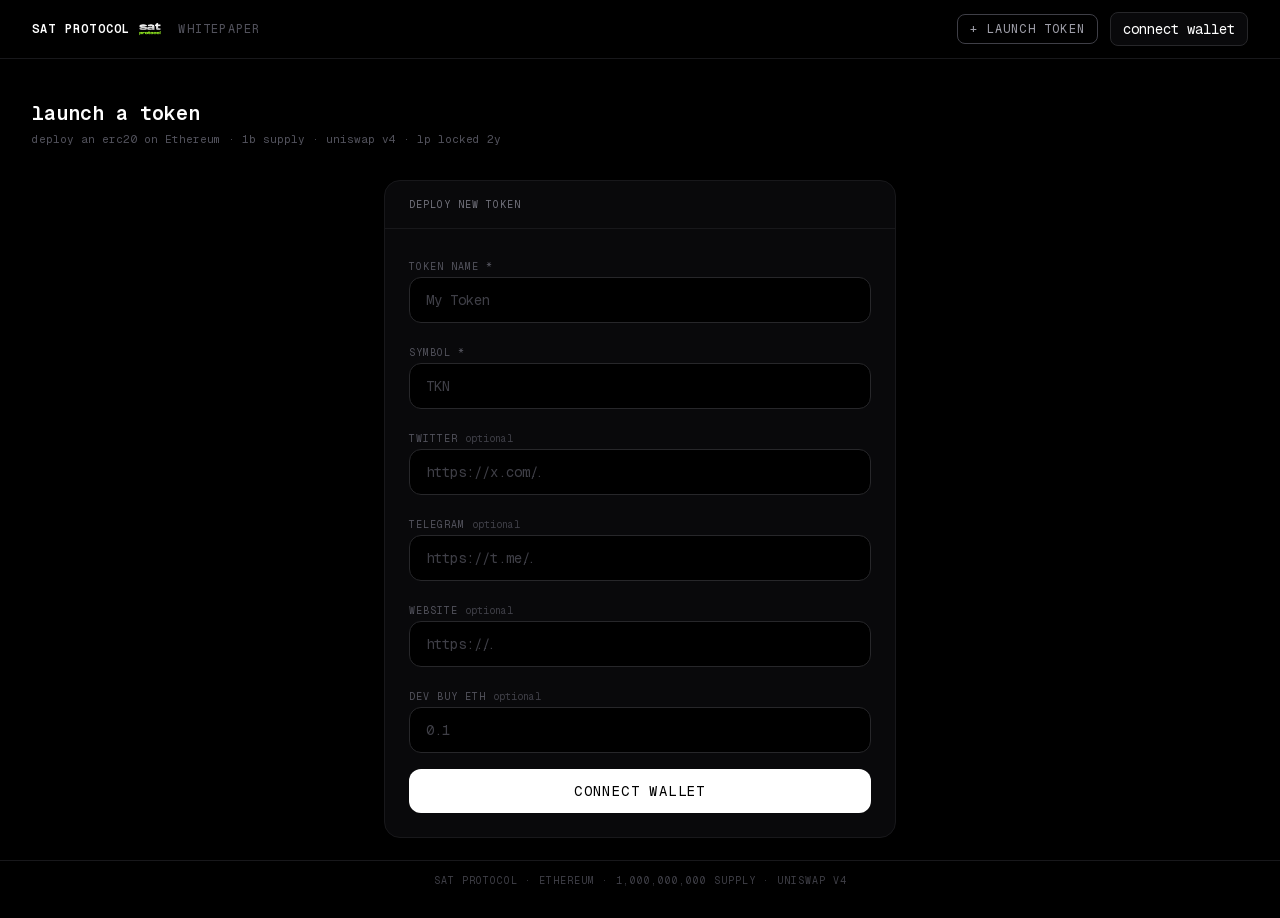
<file: launch/index.html>
<!DOCTYPE html><html lang="en" class="geist_a71539c9-module__T19VSG__variable geist_mono_8d43a2aa-module__8Li5zG__variable antialiased"><head><meta charSet="utf-8"/><meta name="viewport" content="width=device-width, initial-scale=1"/><link rel="preload" href="/_next/static/media/797e433ab948586e-s.p.09zddjkbdep5a.woff2" as="font" crossorigin="" type="font/woff2"/><link rel="preload" href="/_next/static/media/caa3a2e1cccd8315-s.p.09~u27dqhyhd6.woff2" as="font" crossorigin="" type="font/woff2"/><link rel="preload" as="image" href="/logo.png"/><link rel="stylesheet" href="/_next/static/chunks/0ps4dz8.2wrez.css" data-precedence="next"/><link rel="preload" as="script" fetchPriority="low" href="/_next/static/chunks/0d5obh_jtdov6.js"/><script src="/_next/static/chunks/10fi09my9mp_..js" async=""></script><script src="/_next/static/chunks/0097qk6hpc7zs.js" async=""></script><script src="/_next/static/chunks/0xnfchwvkl~uw.js" async=""></script><script src="/_next/static/chunks/0l.kx8mk.-zxi.js" async=""></script><script src="/_next/static/chunks/turbopack-0c70luie7-__b.js" async=""></script><script src="/_next/static/chunks/00knzl12jo7r2.js" async=""></script><script src="/_next/static/chunks/16qd167umziww.js" async=""></script><script src="/_next/static/chunks/148ae4cjba01u.js" async=""></script><script src="/_next/static/chunks/0r4pxdzy2ql_x.js" async=""></script><script src="/_next/static/chunks/10kqypc6uxays.js" async=""></script><script src="/_next/static/chunks/14dokw5ca038z.js" async=""></script><script src="/_next/static/chunks/0urlgjj7appyq.js" async=""></script><script src="/_next/static/chunks/0zar61j30pjb5.js" async=""></script><script src="/_next/static/chunks/0m065sj-oej0y.js" async=""></script><script src="/_next/static/chunks/0s-dzt_wj2_ck.js" async=""></script><meta name="next-size-adjust" content=""/><title>Sat Protocol</title><meta name="description" content="deploy tokens · Ethereum"/><meta property="og:title" content="Sat Protocol"/><meta property="og:description" content="deploy tokens · Ethereum"/><meta property="og:image" content="http://localhost:3000/banner.jpg"/><meta property="og:image:width" content="1270"/><meta property="og:image:height" content="630"/><meta name="twitter:card" content="summary_large_image"/><meta name="twitter:title" content="Sat Protocol"/><meta name="twitter:description" content="deploy tokens · Ethereum"/><meta name="twitter:image" content="http://localhost:3000/banner.jpg"/><link rel="icon" href="/icon.jpg"/><script src="/_next/static/chunks/03~yq9q893hmn.js" noModule=""></script></head><body class="min-h-full flex flex-col"><div hidden=""><!--$--><!--/$--></div><div data-rk=""><style>[data-rk]{--rk-blurs-modalOverlay:blur(0px);--rk-fonts-body:-apple-system, BlinkMacSystemFont, "Segoe UI", Roboto, Helvetica, Arial, sans-serif, "Apple Color Emoji", "Segoe UI Emoji", "Segoe UI Symbol";--rk-radii-actionButton:10px;--rk-radii-connectButton:8px;--rk-radii-menuButton:8px;--rk-radii-modal:16px;--rk-radii-modalMobile:18px;--rk-colors-accentColor:#fff;--rk-colors-accentColorForeground:#000;--rk-colors-actionButtonBorder:rgba(255, 255, 255, 0.04);--rk-colors-actionButtonBorderMobile:rgba(255, 255, 255, 0.08);--rk-colors-actionButtonSecondaryBackground:rgba(255, 255, 255, 0.08);--rk-colors-closeButton:rgba(224, 232, 255, 0.6);--rk-colors-closeButtonBackground:rgba(255, 255, 255, 0.08);--rk-colors-connectButtonBackground:#1A1B1F;--rk-colors-connectButtonBackgroundError:#FF494A;--rk-colors-connectButtonInnerBackground:linear-gradient(0deg, rgba(255, 255, 255, 0.075), rgba(255, 255, 255, 0.15));--rk-colors-connectButtonText:#FFF;--rk-colors-connectButtonTextError:#FFF;--rk-colors-connectionIndicator:#30E000;--rk-colors-downloadBottomCardBackground:linear-gradient(126deg, rgba(0, 0, 0, 0) 9.49%, rgba(120, 120, 120, 0.2) 71.04%), #1A1B1F;--rk-colors-downloadTopCardBackground:linear-gradient(126deg, rgba(120, 120, 120, 0.2) 9.49%, rgba(0, 0, 0, 0) 71.04%), #1A1B1F;--rk-colors-error:#FF494A;--rk-colors-generalBorder:rgba(255, 255, 255, 0.08);--rk-colors-generalBorderDim:rgba(255, 255, 255, 0.04);--rk-colors-menuItemBackground:rgba(224, 232, 255, 0.1);--rk-colors-modalBackdrop:rgba(0, 0, 0, 0.5);--rk-colors-modalBackground:#1A1B1F;--rk-colors-modalBorder:rgba(255, 255, 255, 0.08);--rk-colors-modalText:#FFF;--rk-colors-modalTextDim:rgba(224, 232, 255, 0.3);--rk-colors-modalTextSecondary:rgba(255, 255, 255, 0.6);--rk-colors-profileAction:rgba(224, 232, 255, 0.1);--rk-colors-profileActionHover:rgba(224, 232, 255, 0.2);--rk-colors-profileForeground:rgba(224, 232, 255, 0.05);--rk-colors-selectedOptionBorder:rgba(224, 232, 255, 0.1);--rk-colors-standby:#FFD641;--rk-shadows-connectButton:0px 4px 12px rgba(0, 0, 0, 0.1);--rk-shadows-dialog:0px 8px 32px rgba(0, 0, 0, 0.32);--rk-shadows-profileDetailsAction:0px 2px 6px rgba(37, 41, 46, 0.04);--rk-shadows-selectedOption:0px 2px 6px rgba(0, 0, 0, 0.24);--rk-shadows-selectedWallet:0px 2px 6px rgba(0, 0, 0, 0.24);--rk-shadows-walletLogo:0px 2px 16px rgba(0, 0, 0, 0.16);}</style><header class="sticky top-0 z-40 border-b border-zinc-900 bg-black/80 backdrop-blur"><div class="mx-auto flex w-full max-w-[1400px] items-center justify-between gap-4 py-3 px-4 sm:px-8"><div class="flex items-center gap-4"><a class="flex items-center gap-2 group" href="/"><span class="font-mono text-xs font-semibold tracking-widest text-white uppercase">Sat Protocol</span><img alt="" width="24" height="24" decoding="async" data-nimg="1" class="rounded-sm" style="color:transparent" src="/logo.png"/></a><a class="font-mono text-xs uppercase tracking-widest text-zinc-600 hover:text-zinc-300 transition-colors hidden sm:block" href="/whitepaper/">whitepaper</a></div><div class="flex items-center gap-3"><a class="font-mono text-xs uppercase tracking-widest border border-zinc-700 px-3 py-1.5 rounded-lg hover:border-zinc-500 hover:text-white text-zinc-400 transition-colors hidden sm:block" href="/launch/">+ launch token</a><div class="hidden sm:block"><div class="shrink-0" aria-hidden="true" style="opacity:0;pointer-events:none;user-select:none"><button type="button" class="border border-zinc-800 bg-zinc-950 hover:bg-zinc-900 text-sm font-mono px-3 py-1.5 rounded-lg transition-colors cursor-pointer">connect wallet</button></div></div></div></div></header><main class="flex-1 pb-20 sm:pb-10"><div class="max-w-[1400px] mx-auto px-4 sm:px-8 py-10"><div class="mb-8"><h1 class="font-mono text-xl text-white font-semibold">launch a token</h1><p class="font-mono text-[11px] text-zinc-600 mt-1">deploy an erc20 on <!-- -->Ethereum<!-- --> · 1b supply · uniswap v4 · lp locked 2y</p></div><div class="w-full max-w-lg mx-auto"><div class="border border-zinc-900 rounded-2xl bg-zinc-950 overflow-hidden"><div class="px-6 py-4 border-b border-zinc-900"><p class="font-mono text-[10px] text-zinc-500 uppercase tracking-widest">deploy new token</p></div><div class="p-6 space-y-4"><div class="space-y-1"><label class="font-mono text-[10px] text-zinc-600 uppercase tracking-widest">token name *</label><input placeholder="My Token" class="w-full bg-black border border-zinc-800 rounded-xl px-4 py-3 font-mono text-sm text-white placeholder-zinc-700 outline-none focus:border-zinc-600 transition-colors" value=""/></div><div class="space-y-1"><label class="font-mono text-[10px] text-zinc-600 uppercase tracking-widest">symbol *</label><input placeholder="TKN" class="w-full bg-black border border-zinc-800 rounded-xl px-4 py-3 font-mono text-sm text-white placeholder-zinc-700 outline-none focus:border-zinc-600 transition-colors" value=""/></div><div class="space-y-1"><label class="font-mono text-[10px] text-zinc-600 uppercase tracking-widest">twitter <span class="text-zinc-700 normal-case tracking-normal">optional</span></label><input placeholder="https://x.com/..." class="w-full bg-black border border-zinc-800 rounded-xl px-4 py-3 font-mono text-sm text-white placeholder-zinc-700 outline-none focus:border-zinc-600 transition-colors" value=""/></div><div class="space-y-1"><label class="font-mono text-[10px] text-zinc-600 uppercase tracking-widest">telegram <span class="text-zinc-700 normal-case tracking-normal">optional</span></label><input placeholder="https://t.me/..." class="w-full bg-black border border-zinc-800 rounded-xl px-4 py-3 font-mono text-sm text-white placeholder-zinc-700 outline-none focus:border-zinc-600 transition-colors" value=""/></div><div class="space-y-1"><label class="font-mono text-[10px] text-zinc-600 uppercase tracking-widest">website <span class="text-zinc-700 normal-case tracking-normal">optional</span></label><input placeholder="https://..." class="w-full bg-black border border-zinc-800 rounded-xl px-4 py-3 font-mono text-sm text-white placeholder-zinc-700 outline-none focus:border-zinc-600 transition-colors" value=""/></div><div class="space-y-1"><label class="font-mono text-[10px] text-zinc-600 uppercase tracking-widest">dev buy ETH <span class="text-zinc-700 normal-case tracking-normal">optional</span></label><input type="number" min="0" step="any" placeholder="0.1" class="w-full bg-black border border-zinc-800 rounded-xl px-4 py-3 font-mono text-sm text-white placeholder-zinc-700 outline-none focus:border-zinc-600 transition-colors [appearance:textfield] [&amp;::-webkit-outer-spin-button]:appearance-none [&amp;::-webkit-inner-spin-button]:appearance-none" value=""/></div><button class="w-full py-3 rounded-xl font-mono text-sm uppercase tracking-widest bg-white text-black hover:bg-zinc-100 transition-colors cursor-pointer">connect wallet</button></div></div></div></div><!--$--><!--/$--></main><footer class="hidden sm:block fixed bottom-0 inset-x-0 z-40 border-t border-zinc-900 bg-black/80 backdrop-blur py-3 text-center"><p class="font-mono text-[10px] text-zinc-700 uppercase tracking-widest">Sat Protocol<!-- --> · <!-- -->Ethereum<!-- --> · 1,000,000,000 supply · uniswap v4</p></footer><div class="sm:hidden fixed bottom-0 inset-x-0 z-40 border-t border-zinc-900 bg-black/90 backdrop-blur px-4 py-3 flex items-center gap-3"><a class="flex-1 text-center font-mono text-xs uppercase tracking-widest border border-zinc-700 px-3 py-2.5 rounded-xl hover:border-zinc-500 text-zinc-400 hover:text-white transition-colors" href="/launch/">+ launch token</a><div class="shrink-0"><div class="shrink-0" aria-hidden="true" style="opacity:0;pointer-events:none;user-select:none"><button type="button" class="border border-zinc-800 bg-zinc-950 hover:bg-zinc-900 text-sm font-mono px-3 py-1.5 rounded-lg transition-colors cursor-pointer">connect wallet</button></div></div></div></div><script src="/_next/static/chunks/0d5obh_jtdov6.js" id="_R_" async=""></script><script>(self.__next_f=self.__next_f||[]).push([0])</script><script>self.__next_f.push([1,"1:\"$Sreact.fragment\"\n2:I[29282,[\"/_next/static/chunks/00knzl12jo7r2.js\",\"/_next/static/chunks/16qd167umziww.js\",\"/_next/static/chunks/148ae4cjba01u.js\",\"/_next/static/chunks/0r4pxdzy2ql_x.js\",\"/_next/static/chunks/10kqypc6uxays.js\",\"/_next/static/chunks/14dokw5ca038z.js\",\"/_next/static/chunks/0urlgjj7appyq.js\",\"/_next/static/chunks/0zar61j30pjb5.js\",\"/_next/static/chunks/0m065sj-oej0y.js\"],\"Providers\"]\n3:I[981218,[\"/_next/static/chunks/00knzl12jo7r2.js\",\"/_next/static/chunks/16qd167umziww.js\",\"/_next/static/chunks/148ae4cjba01u.js\",\"/_next/static/chunks/0r4pxdzy2ql_x.js\",\"/_next/static/chunks/10kqypc6uxays.js\",\"/_next/static/chunks/14dokw5ca038z.js\",\"/_next/static/chunks/0urlgjj7appyq.js\",\"/_next/static/chunks/0zar61j30pjb5.js\",\"/_next/static/chunks/0m065sj-oej0y.js\"],\"\"]\n4:I[757919,[\"/_next/static/chunks/00knzl12jo7r2.js\",\"/_next/static/chunks/16qd167umziww.js\",\"/_next/static/chunks/148ae4cjba01u.js\",\"/_next/static/chunks/0r4pxdzy2ql_x.js\",\"/_next/static/chunks/10kqypc6uxays.js\",\"/_next/static/chunks/14dokw5ca038z.js\",\"/_next/static/chunks/0urlgjj7appyq.js\",\"/_next/static/chunks/0zar61j30pjb5.js\",\"/_next/static/chunks/0m065sj-oej0y.js\"],\"Image\"]\n5:I[174914,[\"/_next/static/chunks/00knzl12jo7r2.js\",\"/_next/static/chunks/16qd167umziww.js\",\"/_next/static/chunks/148ae4cjba01u.js\",\"/_next/static/chunks/0r4pxdzy2ql_x.js\",\"/_next/static/chunks/10kqypc6uxays.js\",\"/_next/static/chunks/14dokw5ca038z.js\",\"/_next/static/chunks/0urlgjj7appyq.js\",\"/_next/static/chunks/0zar61j30pjb5.js\",\"/_next/static/chunks/0m065sj-oej0y.js\"],\"default\"]\n6:I[238112,[\"/_next/static/chunks/00knzl12jo7r2.js\",\"/_next/static/chunks/16qd167umziww.js\",\"/_next/static/chunks/148ae4cjba01u.js\",\"/_next/static/chunks/0r4pxdzy2ql_x.js\",\"/_next/static/chunks/10kqypc6uxays.js\",\"/_next/static/chunks/14dokw5ca038z.js\",\"/_next/static/chunks/0urlgjj7appyq.js\",\"/_next/static/chunks/0zar61j30pjb5.js\",\"/_next/static/chunks/0m065sj-oej0y.js\"],\"default\"]\n7:I[599517,[\"/_next/static/chunks/00knzl12jo7r2.js\",\"/_next/static/chunks/16qd167umziww.js\",\"/_next/static/chunks/148ae4cjba01u.js\",\"/_next/static/chunks/0r4pxdzy2ql_x.js\",\"/_next/static/chunks/10kqypc6uxays.js\",\"/_next/static/chunks/14dokw5ca038z.js\",\"/_next/static/chunks/0urlgjj7appyq.js\",\"/_next/static/chunks/0zar61j30pjb5.js\",\"/_next/static/chunks/0m065sj-oej0y.js\"],\"default\"]\ne:I[940066,[\"/_next/static/chunks/00knzl12jo7r2.js\",\"/_next/static/chunks/16qd167umziww.js\",\"/_next/static/chunks/148ae4cjba01u.js\",\"/_next/static/chunks/0r4pxdzy2ql_x.js\",\"/_next/static/chunks/10kqypc6uxays.js\",\"/_next/static/chunks/14dokw5ca038z.js\",\"/_next/static/chunks/0urlgjj7appyq.js\",\"/_next/static/chunks/0zar61j30pjb5.js\",\"/_next/static/chunks/0m065sj-oej0y.js\"],\"default\",1]\n:HL[\"/_next/static/chunks/0ps4dz8.2wrez.css\",\"style\"]\n:HL[\"/_next/static/media/797e433ab948586e-s.p.09zddjkbdep5a.woff2\",\"font\",{\"crossOrigin\":\"\",\"type\":\"font/woff2\"}]\n:HL[\"/_next/static/media/caa3a2e1cccd8315-s.p.09~u27dqhyhd6.woff2\",\"font\",{\"crossOrigin\":\"\",\"type\":\"font/woff2\"}]\n"])</script><script>self.__next_f.push([1,"0:{\"P\":null,\"c\":[\"\",\"launch\",\"\"],\"q\":\"\",\"i\":false,\"f\":[[[\"\",{\"children\":[\"launch\",{\"children\":[\"__PAGE__\",{}]}]},\"$undefined\",\"$undefined\",16],[[\"$\",\"$1\",\"c\",{\"children\":[[[\"$\",\"link\",\"0\",{\"rel\":\"stylesheet\",\"href\":\"/_next/static/chunks/0ps4dz8.2wrez.css\",\"precedence\":\"next\",\"crossOrigin\":\"$undefined\",\"nonce\":\"$undefined\"}],[\"$\",\"script\",\"script-0\",{\"src\":\"/_next/static/chunks/00knzl12jo7r2.js\",\"async\":true,\"nonce\":\"$undefined\"}],[\"$\",\"script\",\"script-1\",{\"src\":\"/_next/static/chunks/16qd167umziww.js\",\"async\":true,\"nonce\":\"$undefined\"}],[\"$\",\"script\",\"script-2\",{\"src\":\"/_next/static/chunks/148ae4cjba01u.js\",\"async\":true,\"nonce\":\"$undefined\"}],[\"$\",\"script\",\"script-3\",{\"src\":\"/_next/static/chunks/0r4pxdzy2ql_x.js\",\"async\":true,\"nonce\":\"$undefined\"}],[\"$\",\"script\",\"script-4\",{\"src\":\"/_next/static/chunks/10kqypc6uxays.js\",\"async\":true,\"nonce\":\"$undefined\"}],[\"$\",\"script\",\"script-5\",{\"src\":\"/_next/static/chunks/14dokw5ca038z.js\",\"async\":true,\"nonce\":\"$undefined\"}],[\"$\",\"script\",\"script-6\",{\"src\":\"/_next/static/chunks/0urlgjj7appyq.js\",\"async\":true,\"nonce\":\"$undefined\"}],[\"$\",\"script\",\"script-7\",{\"src\":\"/_next/static/chunks/0zar61j30pjb5.js\",\"async\":true,\"nonce\":\"$undefined\"}],[\"$\",\"script\",\"script-8\",{\"src\":\"/_next/static/chunks/0m065sj-oej0y.js\",\"async\":true,\"nonce\":\"$undefined\"}]],[\"$\",\"html\",null,{\"lang\":\"en\",\"className\":\"geist_a71539c9-module__T19VSG__variable geist_mono_8d43a2aa-module__8Li5zG__variable antialiased\",\"children\":[\"$\",\"body\",null,{\"className\":\"min-h-full flex flex-col\",\"children\":[\"$\",\"$L2\",null,{\"children\":[[\"$\",\"header\",null,{\"className\":\"sticky top-0 z-40 border-b border-zinc-900 bg-black/80 backdrop-blur\",\"children\":[\"$\",\"div\",null,{\"className\":\"mx-auto flex w-full max-w-[1400px] items-center justify-between gap-4 py-3 px-4 sm:px-8\",\"children\":[[\"$\",\"div\",null,{\"className\":\"flex items-center gap-4\",\"children\":[[\"$\",\"$L3\",null,{\"href\":\"/\",\"className\":\"flex items-center gap-2 group\",\"children\":[[\"$\",\"span\",null,{\"className\":\"font-mono text-xs font-semibold tracking-widest text-white uppercase\",\"children\":\"Sat Protocol\"}],[\"$\",\"$L4\",null,{\"src\":\"/logo.png\",\"alt\":\"\",\"width\":24,\"height\":24,\"priority\":true,\"className\":\"rounded-sm\"}]]}],[\"$\",\"$L3\",null,{\"href\":\"/whitepaper\",\"className\":\"font-mono text-xs uppercase tracking-widest text-zinc-600 hover:text-zinc-300 transition-colors hidden sm:block\",\"children\":\"whitepaper\"}]]}],[\"$\",\"div\",null,{\"className\":\"flex items-center gap-3\",\"children\":[[\"$\",\"$L3\",null,{\"href\":\"/launch\",\"className\":\"font-mono text-xs uppercase tracking-widest border border-zinc-700 px-3 py-1.5 rounded-lg hover:border-zinc-500 hover:text-white text-zinc-400 transition-colors hidden sm:block\",\"children\":\"+ launch token\"}],[\"$\",\"div\",null,{\"className\":\"hidden sm:block\",\"children\":[\"$\",\"$L5\",null,{}]}]]}]]}]}],[\"$\",\"main\",null,{\"className\":\"flex-1 pb-20 sm:pb-10\",\"children\":[\"$\",\"$L6\",null,{\"parallelRouterKey\":\"children\",\"error\":\"$undefined\",\"errorStyles\":\"$undefined\",\"errorScripts\":\"$undefined\",\"template\":[\"$\",\"$L7\",null,{}],\"templateStyles\":\"$undefined\",\"templateScripts\":\"$undefined\",\"notFound\":[[[\"$\",\"title\",null,{\"children\":\"404: This page could not be found.\"}],[\"$\",\"div\",null,{\"style\":{\"fontFamily\":\"system-ui,\\\"Segoe UI\\\",Roboto,Helvetica,Arial,sans-serif,\\\"Apple Color Emoji\\\",\\\"Segoe UI Emoji\\\"\",\"height\":\"100vh\",\"textAlign\":\"center\",\"display\":\"flex\",\"flexDirection\":\"column\",\"alignItems\":\"center\",\"justifyContent\":\"center\"},\"children\":[\"$\",\"div\",null,{\"children\":[[\"$\",\"style\",null,{\"dangerouslySetInnerHTML\":{\"__html\":\"body{color:#000;background:#fff;margin:0}.next-error-h1{border-right:1px solid rgba(0,0,0,.3)}@media (prefers-color-scheme:dark){body{color:#fff;background:#000}.next-error-h1{border-right:1px solid rgba(255,255,255,.3)}}\"}}],[\"$\",\"h1\",null,{\"className\":\"next-error-h1\",\"style\":{\"display\":\"inline-block\",\"margin\":\"0 20px 0 0\",\"padding\":\"0 23px 0 0\",\"fontSize\":24,\"fontWeight\":500,\"verticalAlign\":\"top\",\"lineHeight\":\"49px\"},\"children\":404}],[\"$\",\"div\",null,{\"style\":{\"display\":\"inline-block\"},\"children\":[\"$\",\"h2\",null,{\"style\":{\"fontSize\":14,\"fontWeight\":400,\"lineHeight\":\"49px\",\"margin\":0},\"children\":\"This page could not be found.\"}]}]]}]}]],[]],\"forbidden\":\"$undefined\",\"unauthorized\":\"$undefined\"}]}],[\"$\",\"footer\",null,{\"className\":\"hidden sm:block fixed bottom-0 inset-x-0 z-40 border-t border-zinc-900 bg-black/80 backdrop-blur py-3 text-center\",\"children\":[\"$\",\"p\",null,{\"className\":\"font-mono text-[10px] text-zinc-700 uppercase tracking-widest\",\"children\":[\"Sat Protocol\",\" · \",\"Ethereum\",\" · 1,000,000,000 supply · uniswap v4\"]}]}],[\"$\",\"div\",null,{\"className\":\"sm:hidden fixed bottom-0 inset-x-0 z-40 border-t border-zinc-900 bg-black/90 backdrop-blur px-4 py-3 flex items-center gap-3\",\"children\":[\"$L8\",\"$L9\"]}]]}]}]}]]}],{\"children\":[\"$La\",{\"children\":[\"$Lb\",{},null,false,null]},null,false,\"$@c\"]},null,false,null],\"$Ld\",false]],\"m\":\"$undefined\",\"G\":[\"$e\",[\"$Lf\"]],\"S\":true,\"h\":null,\"s\":\"$undefined\",\"l\":\"$undefined\",\"p\":\"$undefined\",\"d\":\"$undefined\",\"b\":\"QiN0CwhRME8uGStOd9zaJ\"}\n"])</script><script>self.__next_f.push([1,"10:I[131820,[\"/_next/static/chunks/00knzl12jo7r2.js\",\"/_next/static/chunks/16qd167umziww.js\",\"/_next/static/chunks/148ae4cjba01u.js\",\"/_next/static/chunks/0r4pxdzy2ql_x.js\",\"/_next/static/chunks/10kqypc6uxays.js\",\"/_next/static/chunks/14dokw5ca038z.js\",\"/_next/static/chunks/0urlgjj7appyq.js\",\"/_next/static/chunks/0zar61j30pjb5.js\",\"/_next/static/chunks/0m065sj-oej0y.js\",\"/_next/static/chunks/0s-dzt_wj2_ck.js\"],\"default\"]\n11:I[17891,[\"/_next/static/chunks/00knzl12jo7r2.js\",\"/_next/static/chunks/16qd167umziww.js\",\"/_next/static/chunks/148ae4cjba01u.js\",\"/_next/static/chunks/0r4pxdzy2ql_x.js\",\"/_next/static/chunks/10kqypc6uxays.js\",\"/_next/static/chunks/14dokw5ca038z.js\",\"/_next/static/chunks/0urlgjj7appyq.js\",\"/_next/static/chunks/0zar61j30pjb5.js\",\"/_next/static/chunks/0m065sj-oej0y.js\"],\"OutletBoundary\"]\n12:\"$Sreact.suspense\"\n15:I[17891,[\"/_next/static/chunks/00knzl12jo7r2.js\",\"/_next/static/chunks/16qd167umziww.js\",\"/_next/static/chunks/148ae4cjba01u.js\",\"/_next/static/chunks/0r4pxdzy2ql_x.js\",\"/_next/static/chunks/10kqypc6uxays.js\",\"/_next/static/chunks/14dokw5ca038z.js\",\"/_next/static/chunks/0urlgjj7appyq.js\",\"/_next/static/chunks/0zar61j30pjb5.js\",\"/_next/static/chunks/0m065sj-oej0y.js\"],\"ViewportBoundary\"]\n17:I[17891,[\"/_next/static/chunks/00knzl12jo7r2.js\",\"/_next/static/chunks/16qd167umziww.js\",\"/_next/static/chunks/148ae4cjba01u.js\",\"/_next/static/chunks/0r4pxdzy2ql_x.js\",\"/_next/static/chunks/10kqypc6uxays.js\",\"/_next/static/chunks/14dokw5ca038z.js\",\"/_next/static/chunks/0urlgjj7appyq.js\",\"/_next/static/chunks/0zar61j30pjb5.js\",\"/_next/static/chunks/0m065sj-oej0y.js\"],\"MetadataBoundary\"]\n8:[\"$\",\"$L3\",null,{\"href\":\"/launch\",\"className\":\"flex-1 text-center font-mono text-xs uppercase tracking-widest border border-zinc-700 px-3 py-2.5 rounded-xl hover:border-zinc-500 text-zinc-400 hover:text-white transition-colors\",\"children\":\"+ launch token\"}]\n9:[\"$\",\"div\",null,{\"className\":\"shrink-0\",\"children\":[\"$\",\"$L5\",null,{}]}]\na:[\"$\",\"$1\",\"c\",{\"children\":[null,[\"$\",\"$L6\",null,{\"parallelRouterKey\":\"children\",\"error\":\"$undefined\",\"errorStyles\":\"$undefined\",\"errorScripts\":\"$undefined\",\"template\":[\"$\",\"$L7\",null,{}],\"templateStyles\":\"$undefined\",\"templateScripts\":\"$undefined\",\"notFound\":\"$undefined\",\"forbidden\":\"$undefined\",\"unauthorized\":\"$undefined\"}]]}]\nb:[\"$\",\"$1\",\"c\",{\"children\":[[\"$\",\"div\",null,{\"className\":\"max-w-[1400px] mx-auto px-4 sm:px-8 py-10\",\"children\":[[\"$\",\"div\",null,{\"className\":\"mb-8\",\"children\":[[\"$\",\"h1\",null,{\"className\":\"font-mono text-xl text-white font-semibold\",\"children\":\"launch a token\"}],[\"$\",\"p\",null,{\"className\":\"font-mono text-[11px] text-zinc-600 mt-1\",\"children\":[\"deploy an erc20 on \",\"Ethereum\",\" · 1b supply · uniswap v4 · lp locked 2y\"]}]]}],[\"$\",\"$L10\",null,{}]]}],[[\"$\",\"script\",\"script-0\",{\"src\":\"/_next/static/chunks/0s-dzt_wj2_ck.js\",\"async\":true,\"nonce\":\"$undefined\"}]],[\"$\",\"$L11\",null,{\"children\":[\"$\",\"$12\",null,{\"name\":\"Next.MetadataOutlet\",\"children\":\"$@13\"}]}]]}]\n14:[]\nc:\"$W14\"\nd:[\"$\",\"$1\",\"h\",{\"children\":[null,[\"$\",\"$L15\",null,{\"children\":\"$L16\"}],[\"$\",\"div\",null,{\"hidden\":true,\"children\":[\"$\",\"$L17\",null,{\"children\":[\"$\",\"$12\",null,{\"name\":\"Next.Metadata\",\"children\":\"$L18\"}]}]}],[\"$\",\"meta\",null,{\"name\":\"next-size-adjust\",\"content\":\"\"}]]}]\nf:[\"$\",\"link\",\"0\",{\"rel\":\"stylesheet\",\"href\":\"/_next/static/chunks/0ps4dz8.2wrez.css\",\"precedence\":\"next\",\"crossOrigin\":\"$undefined\",\"nonce\":\"$undefined\"}]\n"])</script><script>self.__next_f.push([1,"16:[[\"$\",\"meta\",\"0\",{\"charSet\":\"utf-8\"}],[\"$\",\"meta\",\"1\",{\"name\":\"viewport\",\"content\":\"width=device-width, initial-scale=1\"}]]\n"])</script><script>self.__next_f.push([1,"19:I[171362,[\"/_next/static/chunks/00knzl12jo7r2.js\",\"/_next/static/chunks/16qd167umziww.js\",\"/_next/static/chunks/148ae4cjba01u.js\",\"/_next/static/chunks/0r4pxdzy2ql_x.js\",\"/_next/static/chunks/10kqypc6uxays.js\",\"/_next/static/chunks/14dokw5ca038z.js\",\"/_next/static/chunks/0urlgjj7appyq.js\",\"/_next/static/chunks/0zar61j30pjb5.js\",\"/_next/static/chunks/0m065sj-oej0y.js\"],\"IconMark\"]\n13:null\n18:[[\"$\",\"title\",\"0\",{\"children\":\"Sat Protocol\"}],[\"$\",\"meta\",\"1\",{\"name\":\"description\",\"content\":\"deploy tokens · Ethereum\"}],[\"$\",\"meta\",\"2\",{\"property\":\"og:title\",\"content\":\"Sat Protocol\"}],[\"$\",\"meta\",\"3\",{\"property\":\"og:description\",\"content\":\"deploy tokens · Ethereum\"}],[\"$\",\"meta\",\"4\",{\"property\":\"og:image\",\"content\":\"http://localhost:3000/banner.jpg\"}],[\"$\",\"meta\",\"5\",{\"property\":\"og:image:width\",\"content\":\"1270\"}],[\"$\",\"meta\",\"6\",{\"property\":\"og:image:height\",\"content\":\"630\"}],[\"$\",\"meta\",\"7\",{\"name\":\"twitter:card\",\"content\":\"summary_large_image\"}],[\"$\",\"meta\",\"8\",{\"name\":\"twitter:title\",\"content\":\"Sat Protocol\"}],[\"$\",\"meta\",\"9\",{\"name\":\"twitter:description\",\"content\":\"deploy tokens · Ethereum\"}],[\"$\",\"meta\",\"10\",{\"name\":\"twitter:image\",\"content\":\"http://localhost:3000/banner.jpg\"}],[\"$\",\"link\",\"11\",{\"rel\":\"icon\",\"href\":\"/icon.jpg\"}],[\"$\",\"$L19\",\"12\",{}]]\n"])</script></body></html>
</file>
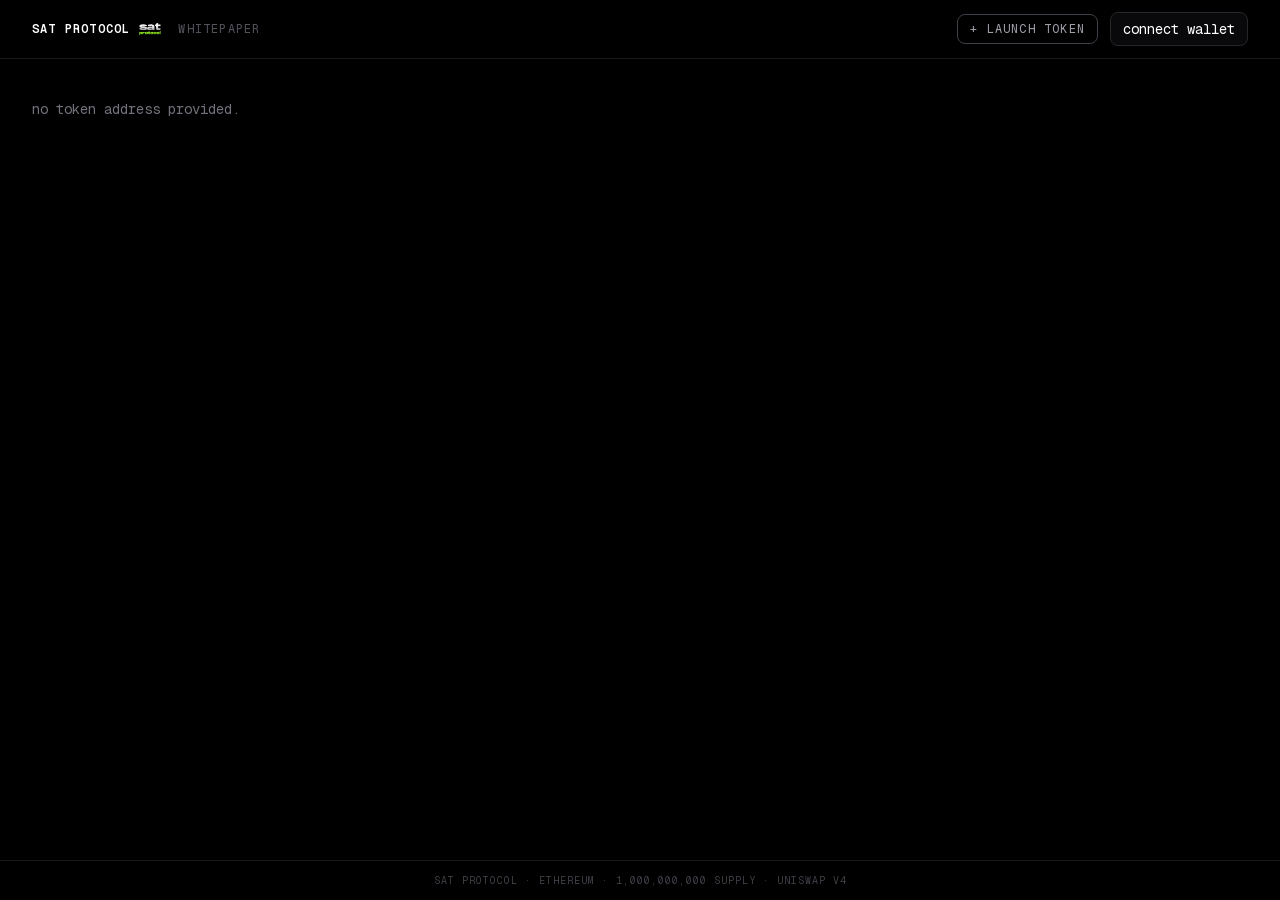
<file: token/index.html>
<!DOCTYPE html><html lang="en" class="geist_a71539c9-module__T19VSG__variable geist_mono_8d43a2aa-module__8Li5zG__variable antialiased"><head><meta charSet="utf-8"/><meta name="viewport" content="width=device-width, initial-scale=1"/><link rel="preload" href="/_next/static/media/797e433ab948586e-s.p.09zddjkbdep5a.woff2" as="font" crossorigin="" type="font/woff2"/><link rel="preload" href="/_next/static/media/caa3a2e1cccd8315-s.p.09~u27dqhyhd6.woff2" as="font" crossorigin="" type="font/woff2"/><link rel="preload" as="image" href="/logo.png"/><link rel="stylesheet" href="/_next/static/chunks/0ps4dz8.2wrez.css" data-precedence="next"/><link rel="preload" as="script" fetchPriority="low" href="/_next/static/chunks/0d5obh_jtdov6.js"/><script src="/_next/static/chunks/10fi09my9mp_..js" async=""></script><script src="/_next/static/chunks/0097qk6hpc7zs.js" async=""></script><script src="/_next/static/chunks/0xnfchwvkl~uw.js" async=""></script><script src="/_next/static/chunks/0l.kx8mk.-zxi.js" async=""></script><script src="/_next/static/chunks/turbopack-0c70luie7-__b.js" async=""></script><script src="/_next/static/chunks/00knzl12jo7r2.js" async=""></script><script src="/_next/static/chunks/16qd167umziww.js" async=""></script><script src="/_next/static/chunks/148ae4cjba01u.js" async=""></script><script src="/_next/static/chunks/0r4pxdzy2ql_x.js" async=""></script><script src="/_next/static/chunks/10kqypc6uxays.js" async=""></script><script src="/_next/static/chunks/14dokw5ca038z.js" async=""></script><script src="/_next/static/chunks/0urlgjj7appyq.js" async=""></script><script src="/_next/static/chunks/0zar61j30pjb5.js" async=""></script><script src="/_next/static/chunks/0m065sj-oej0y.js" async=""></script><script src="/_next/static/chunks/08kakhtbsebkk.js" async=""></script><meta name="next-size-adjust" content=""/><title>Sat Protocol</title><meta name="description" content="deploy tokens · Ethereum"/><meta property="og:title" content="Sat Protocol"/><meta property="og:description" content="deploy tokens · Ethereum"/><meta property="og:image" content="http://localhost:3000/banner.jpg"/><meta property="og:image:width" content="1270"/><meta property="og:image:height" content="630"/><meta name="twitter:card" content="summary_large_image"/><meta name="twitter:title" content="Sat Protocol"/><meta name="twitter:description" content="deploy tokens · Ethereum"/><meta name="twitter:image" content="http://localhost:3000/banner.jpg"/><link rel="icon" href="/icon.jpg"/><script src="/_next/static/chunks/03~yq9q893hmn.js" noModule=""></script></head><body class="min-h-full flex flex-col"><div hidden=""><!--$--><!--/$--></div><div data-rk=""><style>[data-rk]{--rk-blurs-modalOverlay:blur(0px);--rk-fonts-body:-apple-system, BlinkMacSystemFont, "Segoe UI", Roboto, Helvetica, Arial, sans-serif, "Apple Color Emoji", "Segoe UI Emoji", "Segoe UI Symbol";--rk-radii-actionButton:10px;--rk-radii-connectButton:8px;--rk-radii-menuButton:8px;--rk-radii-modal:16px;--rk-radii-modalMobile:18px;--rk-colors-accentColor:#fff;--rk-colors-accentColorForeground:#000;--rk-colors-actionButtonBorder:rgba(255, 255, 255, 0.04);--rk-colors-actionButtonBorderMobile:rgba(255, 255, 255, 0.08);--rk-colors-actionButtonSecondaryBackground:rgba(255, 255, 255, 0.08);--rk-colors-closeButton:rgba(224, 232, 255, 0.6);--rk-colors-closeButtonBackground:rgba(255, 255, 255, 0.08);--rk-colors-connectButtonBackground:#1A1B1F;--rk-colors-connectButtonBackgroundError:#FF494A;--rk-colors-connectButtonInnerBackground:linear-gradient(0deg, rgba(255, 255, 255, 0.075), rgba(255, 255, 255, 0.15));--rk-colors-connectButtonText:#FFF;--rk-colors-connectButtonTextError:#FFF;--rk-colors-connectionIndicator:#30E000;--rk-colors-downloadBottomCardBackground:linear-gradient(126deg, rgba(0, 0, 0, 0) 9.49%, rgba(120, 120, 120, 0.2) 71.04%), #1A1B1F;--rk-colors-downloadTopCardBackground:linear-gradient(126deg, rgba(120, 120, 120, 0.2) 9.49%, rgba(0, 0, 0, 0) 71.04%), #1A1B1F;--rk-colors-error:#FF494A;--rk-colors-generalBorder:rgba(255, 255, 255, 0.08);--rk-colors-generalBorderDim:rgba(255, 255, 255, 0.04);--rk-colors-menuItemBackground:rgba(224, 232, 255, 0.1);--rk-colors-modalBackdrop:rgba(0, 0, 0, 0.5);--rk-colors-modalBackground:#1A1B1F;--rk-colors-modalBorder:rgba(255, 255, 255, 0.08);--rk-colors-modalText:#FFF;--rk-colors-modalTextDim:rgba(224, 232, 255, 0.3);--rk-colors-modalTextSecondary:rgba(255, 255, 255, 0.6);--rk-colors-profileAction:rgba(224, 232, 255, 0.1);--rk-colors-profileActionHover:rgba(224, 232, 255, 0.2);--rk-colors-profileForeground:rgba(224, 232, 255, 0.05);--rk-colors-selectedOptionBorder:rgba(224, 232, 255, 0.1);--rk-colors-standby:#FFD641;--rk-shadows-connectButton:0px 4px 12px rgba(0, 0, 0, 0.1);--rk-shadows-dialog:0px 8px 32px rgba(0, 0, 0, 0.32);--rk-shadows-profileDetailsAction:0px 2px 6px rgba(37, 41, 46, 0.04);--rk-shadows-selectedOption:0px 2px 6px rgba(0, 0, 0, 0.24);--rk-shadows-selectedWallet:0px 2px 6px rgba(0, 0, 0, 0.24);--rk-shadows-walletLogo:0px 2px 16px rgba(0, 0, 0, 0.16);}</style><header class="sticky top-0 z-40 border-b border-zinc-900 bg-black/80 backdrop-blur"><div class="mx-auto flex w-full max-w-[1400px] items-center justify-between gap-4 py-3 px-4 sm:px-8"><div class="flex items-center gap-4"><a class="flex items-center gap-2 group" href="/"><span class="font-mono text-xs font-semibold tracking-widest text-white uppercase">Sat Protocol</span><img alt="" width="24" height="24" decoding="async" data-nimg="1" class="rounded-sm" style="color:transparent" src="/logo.png"/></a><a class="font-mono text-xs uppercase tracking-widest text-zinc-600 hover:text-zinc-300 transition-colors hidden sm:block" href="/whitepaper/">whitepaper</a></div><div class="flex items-center gap-3"><a class="font-mono text-xs uppercase tracking-widest border border-zinc-700 px-3 py-1.5 rounded-lg hover:border-zinc-500 hover:text-white text-zinc-400 transition-colors hidden sm:block" href="/launch/">+ launch token</a><div class="hidden sm:block"><div class="shrink-0" aria-hidden="true" style="opacity:0;pointer-events:none;user-select:none"><button type="button" class="border border-zinc-800 bg-zinc-950 hover:bg-zinc-900 text-sm font-mono px-3 py-1.5 rounded-lg transition-colors cursor-pointer">connect wallet</button></div></div></div></div></header><main class="flex-1 pb-20 sm:pb-10"><!--$!--><template data-dgst="BAILOUT_TO_CLIENT_SIDE_RENDERING"></template><div class="max-w-[1400px] mx-auto px-4 sm:px-8 py-10"><div class="h-8 w-48 bg-zinc-900 rounded animate-pulse mb-2"></div><div class="h-4 w-24 bg-zinc-900 rounded animate-pulse"></div></div><!--/$--><!--$--><!--/$--></main><footer class="hidden sm:block fixed bottom-0 inset-x-0 z-40 border-t border-zinc-900 bg-black/80 backdrop-blur py-3 text-center"><p class="font-mono text-[10px] text-zinc-700 uppercase tracking-widest">Sat Protocol<!-- --> · <!-- -->Ethereum<!-- --> · 1,000,000,000 supply · uniswap v4</p></footer><div class="sm:hidden fixed bottom-0 inset-x-0 z-40 border-t border-zinc-900 bg-black/90 backdrop-blur px-4 py-3 flex items-center gap-3"><a class="flex-1 text-center font-mono text-xs uppercase tracking-widest border border-zinc-700 px-3 py-2.5 rounded-xl hover:border-zinc-500 text-zinc-400 hover:text-white transition-colors" href="/launch/">+ launch token</a><div class="shrink-0"><div class="shrink-0" aria-hidden="true" style="opacity:0;pointer-events:none;user-select:none"><button type="button" class="border border-zinc-800 bg-zinc-950 hover:bg-zinc-900 text-sm font-mono px-3 py-1.5 rounded-lg transition-colors cursor-pointer">connect wallet</button></div></div></div></div><script src="/_next/static/chunks/0d5obh_jtdov6.js" id="_R_" async=""></script><script>(self.__next_f=self.__next_f||[]).push([0])</script><script>self.__next_f.push([1,"1:\"$Sreact.fragment\"\n2:I[29282,[\"/_next/static/chunks/00knzl12jo7r2.js\",\"/_next/static/chunks/16qd167umziww.js\",\"/_next/static/chunks/148ae4cjba01u.js\",\"/_next/static/chunks/0r4pxdzy2ql_x.js\",\"/_next/static/chunks/10kqypc6uxays.js\",\"/_next/static/chunks/14dokw5ca038z.js\",\"/_next/static/chunks/0urlgjj7appyq.js\",\"/_next/static/chunks/0zar61j30pjb5.js\",\"/_next/static/chunks/0m065sj-oej0y.js\"],\"Providers\"]\n3:I[981218,[\"/_next/static/chunks/00knzl12jo7r2.js\",\"/_next/static/chunks/16qd167umziww.js\",\"/_next/static/chunks/148ae4cjba01u.js\",\"/_next/static/chunks/0r4pxdzy2ql_x.js\",\"/_next/static/chunks/10kqypc6uxays.js\",\"/_next/static/chunks/14dokw5ca038z.js\",\"/_next/static/chunks/0urlgjj7appyq.js\",\"/_next/static/chunks/0zar61j30pjb5.js\",\"/_next/static/chunks/0m065sj-oej0y.js\"],\"\"]\n4:I[757919,[\"/_next/static/chunks/00knzl12jo7r2.js\",\"/_next/static/chunks/16qd167umziww.js\",\"/_next/static/chunks/148ae4cjba01u.js\",\"/_next/static/chunks/0r4pxdzy2ql_x.js\",\"/_next/static/chunks/10kqypc6uxays.js\",\"/_next/static/chunks/14dokw5ca038z.js\",\"/_next/static/chunks/0urlgjj7appyq.js\",\"/_next/static/chunks/0zar61j30pjb5.js\",\"/_next/static/chunks/0m065sj-oej0y.js\"],\"Image\"]\n5:I[174914,[\"/_next/static/chunks/00knzl12jo7r2.js\",\"/_next/static/chunks/16qd167umziww.js\",\"/_next/static/chunks/148ae4cjba01u.js\",\"/_next/static/chunks/0r4pxdzy2ql_x.js\",\"/_next/static/chunks/10kqypc6uxays.js\",\"/_next/static/chunks/14dokw5ca038z.js\",\"/_next/static/chunks/0urlgjj7appyq.js\",\"/_next/static/chunks/0zar61j30pjb5.js\",\"/_next/static/chunks/0m065sj-oej0y.js\"],\"default\"]\n6:I[238112,[\"/_next/static/chunks/00knzl12jo7r2.js\",\"/_next/static/chunks/16qd167umziww.js\",\"/_next/static/chunks/148ae4cjba01u.js\",\"/_next/static/chunks/0r4pxdzy2ql_x.js\",\"/_next/static/chunks/10kqypc6uxays.js\",\"/_next/static/chunks/14dokw5ca038z.js\",\"/_next/static/chunks/0urlgjj7appyq.js\",\"/_next/static/chunks/0zar61j30pjb5.js\",\"/_next/static/chunks/0m065sj-oej0y.js\"],\"default\"]\n7:I[599517,[\"/_next/static/chunks/00knzl12jo7r2.js\",\"/_next/static/chunks/16qd167umziww.js\",\"/_next/static/chunks/148ae4cjba01u.js\",\"/_next/static/chunks/0r4pxdzy2ql_x.js\",\"/_next/static/chunks/10kqypc6uxays.js\",\"/_next/static/chunks/14dokw5ca038z.js\",\"/_next/static/chunks/0urlgjj7appyq.js\",\"/_next/static/chunks/0zar61j30pjb5.js\",\"/_next/static/chunks/0m065sj-oej0y.js\"],\"default\"]\ne:I[940066,[\"/_next/static/chunks/00knzl12jo7r2.js\",\"/_next/static/chunks/16qd167umziww.js\",\"/_next/static/chunks/148ae4cjba01u.js\",\"/_next/static/chunks/0r4pxdzy2ql_x.js\",\"/_next/static/chunks/10kqypc6uxays.js\",\"/_next/static/chunks/14dokw5ca038z.js\",\"/_next/static/chunks/0urlgjj7appyq.js\",\"/_next/static/chunks/0zar61j30pjb5.js\",\"/_next/static/chunks/0m065sj-oej0y.js\"],\"default\",1]\n:HL[\"/_next/static/chunks/0ps4dz8.2wrez.css\",\"style\"]\n:HL[\"/_next/static/media/797e433ab948586e-s.p.09zddjkbdep5a.woff2\",\"font\",{\"crossOrigin\":\"\",\"type\":\"font/woff2\"}]\n:HL[\"/_next/static/media/caa3a2e1cccd8315-s.p.09~u27dqhyhd6.woff2\",\"font\",{\"crossOrigin\":\"\",\"type\":\"font/woff2\"}]\n"])</script><script>self.__next_f.push([1,"0:{\"P\":null,\"c\":[\"\",\"token\",\"\"],\"q\":\"\",\"i\":false,\"f\":[[[\"\",{\"children\":[\"token\",{\"children\":[\"__PAGE__\",{}]}]},\"$undefined\",\"$undefined\",16],[[\"$\",\"$1\",\"c\",{\"children\":[[[\"$\",\"link\",\"0\",{\"rel\":\"stylesheet\",\"href\":\"/_next/static/chunks/0ps4dz8.2wrez.css\",\"precedence\":\"next\",\"crossOrigin\":\"$undefined\",\"nonce\":\"$undefined\"}],[\"$\",\"script\",\"script-0\",{\"src\":\"/_next/static/chunks/00knzl12jo7r2.js\",\"async\":true,\"nonce\":\"$undefined\"}],[\"$\",\"script\",\"script-1\",{\"src\":\"/_next/static/chunks/16qd167umziww.js\",\"async\":true,\"nonce\":\"$undefined\"}],[\"$\",\"script\",\"script-2\",{\"src\":\"/_next/static/chunks/148ae4cjba01u.js\",\"async\":true,\"nonce\":\"$undefined\"}],[\"$\",\"script\",\"script-3\",{\"src\":\"/_next/static/chunks/0r4pxdzy2ql_x.js\",\"async\":true,\"nonce\":\"$undefined\"}],[\"$\",\"script\",\"script-4\",{\"src\":\"/_next/static/chunks/10kqypc6uxays.js\",\"async\":true,\"nonce\":\"$undefined\"}],[\"$\",\"script\",\"script-5\",{\"src\":\"/_next/static/chunks/14dokw5ca038z.js\",\"async\":true,\"nonce\":\"$undefined\"}],[\"$\",\"script\",\"script-6\",{\"src\":\"/_next/static/chunks/0urlgjj7appyq.js\",\"async\":true,\"nonce\":\"$undefined\"}],[\"$\",\"script\",\"script-7\",{\"src\":\"/_next/static/chunks/0zar61j30pjb5.js\",\"async\":true,\"nonce\":\"$undefined\"}],[\"$\",\"script\",\"script-8\",{\"src\":\"/_next/static/chunks/0m065sj-oej0y.js\",\"async\":true,\"nonce\":\"$undefined\"}]],[\"$\",\"html\",null,{\"lang\":\"en\",\"className\":\"geist_a71539c9-module__T19VSG__variable geist_mono_8d43a2aa-module__8Li5zG__variable antialiased\",\"children\":[\"$\",\"body\",null,{\"className\":\"min-h-full flex flex-col\",\"children\":[\"$\",\"$L2\",null,{\"children\":[[\"$\",\"header\",null,{\"className\":\"sticky top-0 z-40 border-b border-zinc-900 bg-black/80 backdrop-blur\",\"children\":[\"$\",\"div\",null,{\"className\":\"mx-auto flex w-full max-w-[1400px] items-center justify-between gap-4 py-3 px-4 sm:px-8\",\"children\":[[\"$\",\"div\",null,{\"className\":\"flex items-center gap-4\",\"children\":[[\"$\",\"$L3\",null,{\"href\":\"/\",\"className\":\"flex items-center gap-2 group\",\"children\":[[\"$\",\"span\",null,{\"className\":\"font-mono text-xs font-semibold tracking-widest text-white uppercase\",\"children\":\"Sat Protocol\"}],[\"$\",\"$L4\",null,{\"src\":\"/logo.png\",\"alt\":\"\",\"width\":24,\"height\":24,\"priority\":true,\"className\":\"rounded-sm\"}]]}],[\"$\",\"$L3\",null,{\"href\":\"/whitepaper\",\"className\":\"font-mono text-xs uppercase tracking-widest text-zinc-600 hover:text-zinc-300 transition-colors hidden sm:block\",\"children\":\"whitepaper\"}]]}],[\"$\",\"div\",null,{\"className\":\"flex items-center gap-3\",\"children\":[[\"$\",\"$L3\",null,{\"href\":\"/launch\",\"className\":\"font-mono text-xs uppercase tracking-widest border border-zinc-700 px-3 py-1.5 rounded-lg hover:border-zinc-500 hover:text-white text-zinc-400 transition-colors hidden sm:block\",\"children\":\"+ launch token\"}],[\"$\",\"div\",null,{\"className\":\"hidden sm:block\",\"children\":[\"$\",\"$L5\",null,{}]}]]}]]}]}],[\"$\",\"main\",null,{\"className\":\"flex-1 pb-20 sm:pb-10\",\"children\":[\"$\",\"$L6\",null,{\"parallelRouterKey\":\"children\",\"error\":\"$undefined\",\"errorStyles\":\"$undefined\",\"errorScripts\":\"$undefined\",\"template\":[\"$\",\"$L7\",null,{}],\"templateStyles\":\"$undefined\",\"templateScripts\":\"$undefined\",\"notFound\":[[[\"$\",\"title\",null,{\"children\":\"404: This page could not be found.\"}],[\"$\",\"div\",null,{\"style\":{\"fontFamily\":\"system-ui,\\\"Segoe UI\\\",Roboto,Helvetica,Arial,sans-serif,\\\"Apple Color Emoji\\\",\\\"Segoe UI Emoji\\\"\",\"height\":\"100vh\",\"textAlign\":\"center\",\"display\":\"flex\",\"flexDirection\":\"column\",\"alignItems\":\"center\",\"justifyContent\":\"center\"},\"children\":[\"$\",\"div\",null,{\"children\":[[\"$\",\"style\",null,{\"dangerouslySetInnerHTML\":{\"__html\":\"body{color:#000;background:#fff;margin:0}.next-error-h1{border-right:1px solid rgba(0,0,0,.3)}@media (prefers-color-scheme:dark){body{color:#fff;background:#000}.next-error-h1{border-right:1px solid rgba(255,255,255,.3)}}\"}}],[\"$\",\"h1\",null,{\"className\":\"next-error-h1\",\"style\":{\"display\":\"inline-block\",\"margin\":\"0 20px 0 0\",\"padding\":\"0 23px 0 0\",\"fontSize\":24,\"fontWeight\":500,\"verticalAlign\":\"top\",\"lineHeight\":\"49px\"},\"children\":404}],[\"$\",\"div\",null,{\"style\":{\"display\":\"inline-block\"},\"children\":[\"$\",\"h2\",null,{\"style\":{\"fontSize\":14,\"fontWeight\":400,\"lineHeight\":\"49px\",\"margin\":0},\"children\":\"This page could not be found.\"}]}]]}]}]],[]],\"forbidden\":\"$undefined\",\"unauthorized\":\"$undefined\"}]}],[\"$\",\"footer\",null,{\"className\":\"hidden sm:block fixed bottom-0 inset-x-0 z-40 border-t border-zinc-900 bg-black/80 backdrop-blur py-3 text-center\",\"children\":[\"$\",\"p\",null,{\"className\":\"font-mono text-[10px] text-zinc-700 uppercase tracking-widest\",\"children\":[\"Sat Protocol\",\" · \",\"Ethereum\",\" · 1,000,000,000 supply · uniswap v4\"]}]}],[\"$\",\"div\",null,{\"className\":\"sm:hidden fixed bottom-0 inset-x-0 z-40 border-t border-zinc-900 bg-black/90 backdrop-blur px-4 py-3 flex items-center gap-3\",\"children\":[\"$L8\",\"$L9\"]}]]}]}]}]]}],{\"children\":[\"$La\",{\"children\":[\"$Lb\",{},null,false,null]},null,false,\"$@c\"]},null,false,null],\"$Ld\",false]],\"m\":\"$undefined\",\"G\":[\"$e\",[\"$Lf\"]],\"S\":true,\"h\":null,\"s\":\"$undefined\",\"l\":\"$undefined\",\"p\":\"$undefined\",\"d\":\"$undefined\",\"b\":\"QiN0CwhRME8uGStOd9zaJ\"}\n"])</script><script>self.__next_f.push([1,"10:I[154507,[\"/_next/static/chunks/00knzl12jo7r2.js\",\"/_next/static/chunks/16qd167umziww.js\",\"/_next/static/chunks/148ae4cjba01u.js\",\"/_next/static/chunks/0r4pxdzy2ql_x.js\",\"/_next/static/chunks/10kqypc6uxays.js\",\"/_next/static/chunks/14dokw5ca038z.js\",\"/_next/static/chunks/0urlgjj7appyq.js\",\"/_next/static/chunks/0zar61j30pjb5.js\",\"/_next/static/chunks/0m065sj-oej0y.js\"],\"ClientPageRoot\"]\n11:I[590798,[\"/_next/static/chunks/00knzl12jo7r2.js\",\"/_next/static/chunks/16qd167umziww.js\",\"/_next/static/chunks/148ae4cjba01u.js\",\"/_next/static/chunks/0r4pxdzy2ql_x.js\",\"/_next/static/chunks/10kqypc6uxays.js\",\"/_next/static/chunks/14dokw5ca038z.js\",\"/_next/static/chunks/0urlgjj7appyq.js\",\"/_next/static/chunks/0zar61j30pjb5.js\",\"/_next/static/chunks/0m065sj-oej0y.js\",\"/_next/static/chunks/08kakhtbsebkk.js\"],\"default\"]\n14:I[17891,[\"/_next/static/chunks/00knzl12jo7r2.js\",\"/_next/static/chunks/16qd167umziww.js\",\"/_next/static/chunks/148ae4cjba01u.js\",\"/_next/static/chunks/0r4pxdzy2ql_x.js\",\"/_next/static/chunks/10kqypc6uxays.js\",\"/_next/static/chunks/14dokw5ca038z.js\",\"/_next/static/chunks/0urlgjj7appyq.js\",\"/_next/static/chunks/0zar61j30pjb5.js\",\"/_next/static/chunks/0m065sj-oej0y.js\"],\"OutletBoundary\"]\n15:\"$Sreact.suspense\"\n18:I[17891,[\"/_next/static/chunks/00knzl12jo7r2.js\",\"/_next/static/chunks/16qd167umziww.js\",\"/_next/static/chunks/148ae4cjba01u.js\",\"/_next/static/chunks/0r4pxdzy2ql_x.js\",\"/_next/static/chunks/10kqypc6uxays.js\",\"/_next/static/chunks/14dokw5ca038z.js\",\"/_next/static/chunks/0urlgjj7appyq.js\",\"/_next/static/chunks/0zar61j30pjb5.js\",\"/_next/static/chunks/0m065sj-oej0y.js\"],\"ViewportBoundary\"]\n1a:I[17891,[\"/_next/static/chunks/00knzl12jo7r2.js\",\"/_next/static/chunks/16qd167umziww.js\",\"/_next/static/chunks/148ae4cjba01u.js\",\"/_next/static/chunks/0r4pxdzy2ql_x.js\",\"/_next/static/chunks/10kqypc6uxays.js\",\"/_next/static/chunks/14dokw5ca038z.js\",\"/_next/static/chunks/0urlgjj7appyq.js\",\"/_next/static/chunks/0zar61j30pjb5.js\",\"/_next/static/chunks/0m065sj-oej0y.js\"],\"MetadataBoundary\"]\n8:[\"$\",\"$L3\",null,{\"href\":\"/launch\",\"className\":\"flex-1 text-center font-mono text-xs uppercase tracking-widest border border-zinc-700 px-3 py-2.5 rounded-xl hover:border-zinc-500 text-zinc-400 hover:text-white transition-colors\",\"children\":\"+ launch token\"}]\n9:[\"$\",\"div\",null,{\"className\":\"shrink-0\",\"children\":[\"$\",\"$L5\",null,{}]}]\na:[\"$\",\"$1\",\"c\",{\"children\":[null,[\"$\",\"$L6\",null,{\"parallelRouterKey\":\"children\",\"error\":\"$undefined\",\"errorStyles\":\"$undefined\",\"errorScripts\":\"$undefined\",\"template\":[\"$\",\"$L7\",null,{}],\"templateStyles\":\"$undefined\",\"templateScripts\":\"$undefined\",\"notFound\":\"$undefined\",\"forbidden\":\"$undefined\",\"unauthorized\":\"$undefined\"}]]}]\nb:[\"$\",\"$1\",\"c\",{\"children\":[[\"$\",\"$L10\",null,{\"Component\":\"$11\",\"serverProvidedParams\":{\"searchParams\":{},\"params\":{},\"promises\":[\"$@12\",\"$@13\"]}}],[[\"$\",\"script\",\"script-0\",{\"src\":\"/_next/static/chunks/08kakhtbsebkk.js\",\"async\":true,\"nonce\":\"$undefined\"}]],[\"$\",\"$L14\",null,{\"children\":[\"$\",\"$15\",null,{\"name\":\"Next.MetadataOutlet\",\"children\":\"$@16\"}]}]]}]\n17:[]\nc:\"$W17\"\nd:[\"$\",\"$1\",\"h\",{\"children\":[null,[\"$\",\"$L18\",null,{\"children\":\"$L19\"}],[\"$\",\"div\",null,{\"hidden\":true,\"children\":[\"$\",\"$L1a\",null,{\"children\":[\"$\",\"$15\",null,{\"name\":\"Next.Metadata\",\"children\":\"$L1b\"}]}]}],[\"$\",\"meta\",null,{\"name\":\"next-size-adjust\",\"content\":\"\"}]]}]\nf:[\"$\",\"link\",\"0\",{\"rel\":\"stylesheet\",\"href\":\"/_next/static/chunks/0ps4dz8.2wrez.css\",\"precedence\":\"next\",\"crossOrigin\":\"$undefined\",\"nonce\":\"$undefined\"}]\n"])</script><script>self.__next_f.push([1,"12:{}\n13:\"$b:props:children:0:props:serverProvidedParams:params\"\n"])</script><script>self.__next_f.push([1,"19:[[\"$\",\"meta\",\"0\",{\"charSet\":\"utf-8\"}],[\"$\",\"meta\",\"1\",{\"name\":\"viewport\",\"content\":\"width=device-width, initial-scale=1\"}]]\n"])</script><script>self.__next_f.push([1,"1c:I[171362,[\"/_next/static/chunks/00knzl12jo7r2.js\",\"/_next/static/chunks/16qd167umziww.js\",\"/_next/static/chunks/148ae4cjba01u.js\",\"/_next/static/chunks/0r4pxdzy2ql_x.js\",\"/_next/static/chunks/10kqypc6uxays.js\",\"/_next/static/chunks/14dokw5ca038z.js\",\"/_next/static/chunks/0urlgjj7appyq.js\",\"/_next/static/chunks/0zar61j30pjb5.js\",\"/_next/static/chunks/0m065sj-oej0y.js\"],\"IconMark\"]\n16:null\n1b:[[\"$\",\"title\",\"0\",{\"children\":\"Sat Protocol\"}],[\"$\",\"meta\",\"1\",{\"name\":\"description\",\"content\":\"deploy tokens · Ethereum\"}],[\"$\",\"meta\",\"2\",{\"property\":\"og:title\",\"content\":\"Sat Protocol\"}],[\"$\",\"meta\",\"3\",{\"property\":\"og:description\",\"content\":\"deploy tokens · Ethereum\"}],[\"$\",\"meta\",\"4\",{\"property\":\"og:image\",\"content\":\"http://localhost:3000/banner.jpg\"}],[\"$\",\"meta\",\"5\",{\"property\":\"og:image:width\",\"content\":\"1270\"}],[\"$\",\"meta\",\"6\",{\"property\":\"og:image:height\",\"content\":\"630\"}],[\"$\",\"meta\",\"7\",{\"name\":\"twitter:card\",\"content\":\"summary_large_image\"}],[\"$\",\"meta\",\"8\",{\"name\":\"twitter:title\",\"content\":\"Sat Protocol\"}],[\"$\",\"meta\",\"9\",{\"name\":\"twitter:description\",\"content\":\"deploy tokens · Ethereum\"}],[\"$\",\"meta\",\"10\",{\"name\":\"twitter:image\",\"content\":\"http://localhost:3000/banner.jpg\"}],[\"$\",\"link\",\"11\",{\"rel\":\"icon\",\"href\":\"/icon.jpg\"}],[\"$\",\"$L1c\",\"12\",{}]]\n"])</script></body></html>
</file>
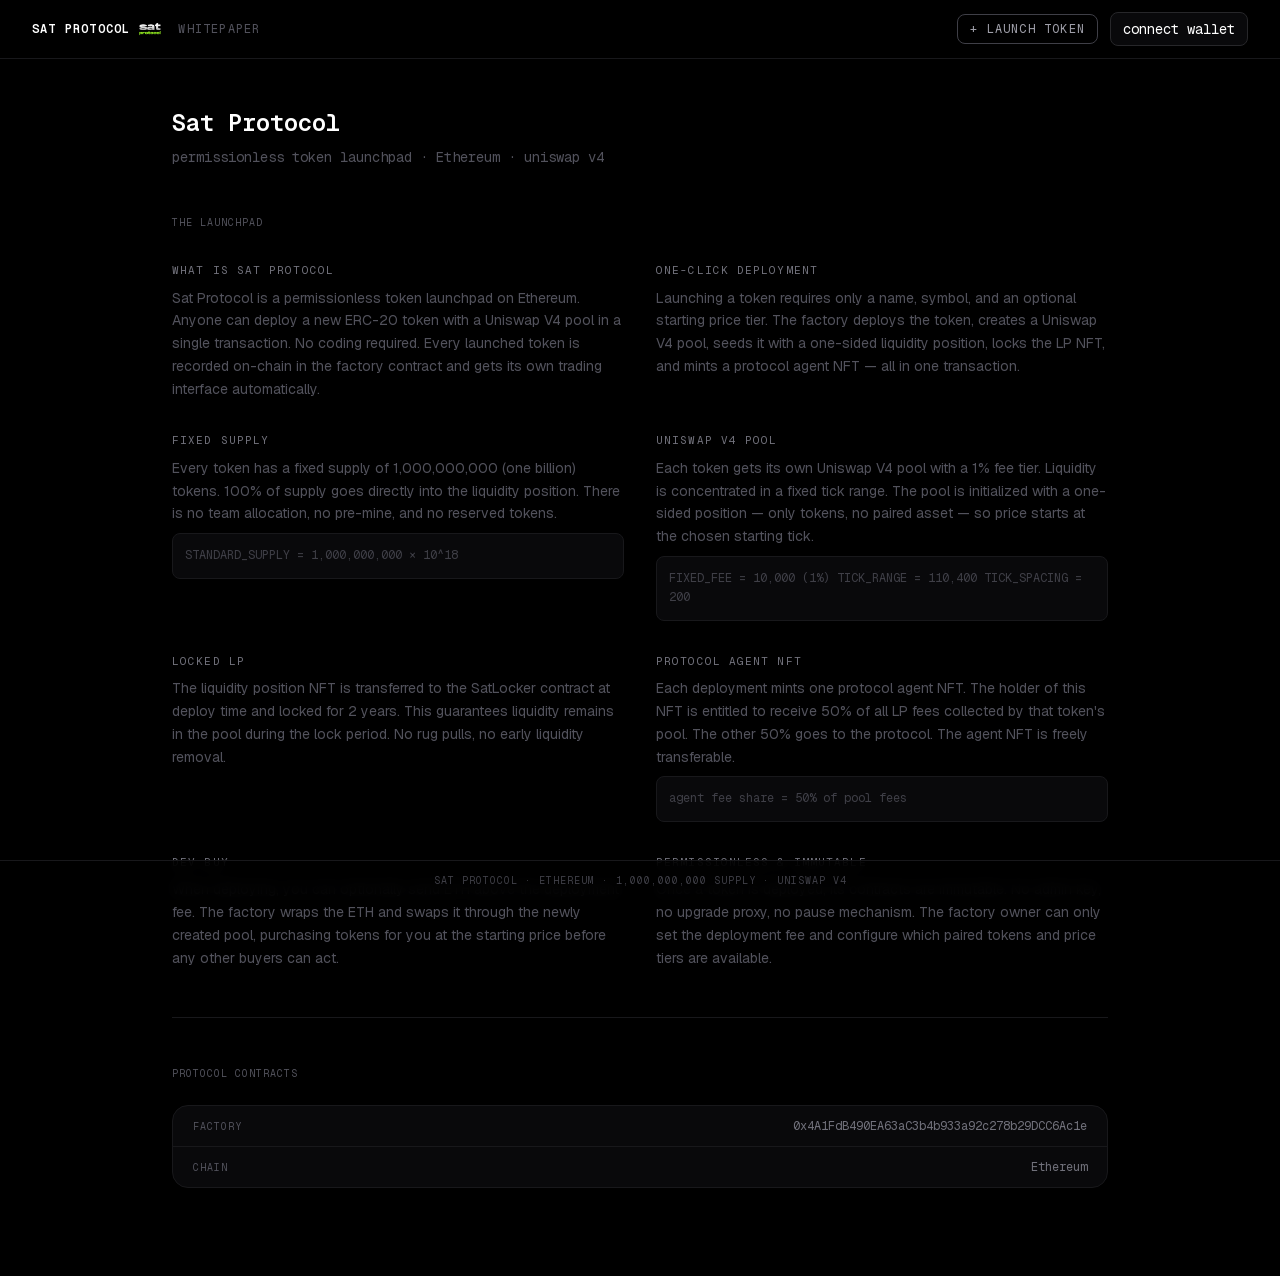
<file: whitepaper/index.html>
<!DOCTYPE html><html lang="en" class="geist_a71539c9-module__T19VSG__variable geist_mono_8d43a2aa-module__8Li5zG__variable antialiased"><head><meta charSet="utf-8"/><meta name="viewport" content="width=device-width, initial-scale=1"/><link rel="preload" href="/_next/static/media/797e433ab948586e-s.p.09zddjkbdep5a.woff2" as="font" crossorigin="" type="font/woff2"/><link rel="preload" href="/_next/static/media/caa3a2e1cccd8315-s.p.09~u27dqhyhd6.woff2" as="font" crossorigin="" type="font/woff2"/><link rel="preload" as="image" href="/logo.png"/><link rel="stylesheet" href="/_next/static/chunks/0ps4dz8.2wrez.css" data-precedence="next"/><link rel="preload" as="script" fetchPriority="low" href="/_next/static/chunks/0d5obh_jtdov6.js"/><script src="/_next/static/chunks/10fi09my9mp_..js" async=""></script><script src="/_next/static/chunks/0097qk6hpc7zs.js" async=""></script><script src="/_next/static/chunks/0xnfchwvkl~uw.js" async=""></script><script src="/_next/static/chunks/0l.kx8mk.-zxi.js" async=""></script><script src="/_next/static/chunks/turbopack-0c70luie7-__b.js" async=""></script><script src="/_next/static/chunks/00knzl12jo7r2.js" async=""></script><script src="/_next/static/chunks/16qd167umziww.js" async=""></script><script src="/_next/static/chunks/148ae4cjba01u.js" async=""></script><script src="/_next/static/chunks/0r4pxdzy2ql_x.js" async=""></script><script src="/_next/static/chunks/10kqypc6uxays.js" async=""></script><script src="/_next/static/chunks/14dokw5ca038z.js" async=""></script><script src="/_next/static/chunks/0urlgjj7appyq.js" async=""></script><script src="/_next/static/chunks/0zar61j30pjb5.js" async=""></script><script src="/_next/static/chunks/0m065sj-oej0y.js" async=""></script><meta name="next-size-adjust" content=""/><title>Sat Protocol</title><meta name="description" content="deploy tokens · Ethereum"/><meta property="og:title" content="Sat Protocol"/><meta property="og:description" content="deploy tokens · Ethereum"/><meta property="og:image" content="http://localhost:3000/banner.jpg"/><meta property="og:image:width" content="1270"/><meta property="og:image:height" content="630"/><meta name="twitter:card" content="summary_large_image"/><meta name="twitter:title" content="Sat Protocol"/><meta name="twitter:description" content="deploy tokens · Ethereum"/><meta name="twitter:image" content="http://localhost:3000/banner.jpg"/><link rel="icon" href="/icon.jpg"/><script src="/_next/static/chunks/03~yq9q893hmn.js" noModule=""></script></head><body class="min-h-full flex flex-col"><div hidden=""><!--$--><!--/$--></div><div data-rk=""><style>[data-rk]{--rk-blurs-modalOverlay:blur(0px);--rk-fonts-body:-apple-system, BlinkMacSystemFont, "Segoe UI", Roboto, Helvetica, Arial, sans-serif, "Apple Color Emoji", "Segoe UI Emoji", "Segoe UI Symbol";--rk-radii-actionButton:10px;--rk-radii-connectButton:8px;--rk-radii-menuButton:8px;--rk-radii-modal:16px;--rk-radii-modalMobile:18px;--rk-colors-accentColor:#fff;--rk-colors-accentColorForeground:#000;--rk-colors-actionButtonBorder:rgba(255, 255, 255, 0.04);--rk-colors-actionButtonBorderMobile:rgba(255, 255, 255, 0.08);--rk-colors-actionButtonSecondaryBackground:rgba(255, 255, 255, 0.08);--rk-colors-closeButton:rgba(224, 232, 255, 0.6);--rk-colors-closeButtonBackground:rgba(255, 255, 255, 0.08);--rk-colors-connectButtonBackground:#1A1B1F;--rk-colors-connectButtonBackgroundError:#FF494A;--rk-colors-connectButtonInnerBackground:linear-gradient(0deg, rgba(255, 255, 255, 0.075), rgba(255, 255, 255, 0.15));--rk-colors-connectButtonText:#FFF;--rk-colors-connectButtonTextError:#FFF;--rk-colors-connectionIndicator:#30E000;--rk-colors-downloadBottomCardBackground:linear-gradient(126deg, rgba(0, 0, 0, 0) 9.49%, rgba(120, 120, 120, 0.2) 71.04%), #1A1B1F;--rk-colors-downloadTopCardBackground:linear-gradient(126deg, rgba(120, 120, 120, 0.2) 9.49%, rgba(0, 0, 0, 0) 71.04%), #1A1B1F;--rk-colors-error:#FF494A;--rk-colors-generalBorder:rgba(255, 255, 255, 0.08);--rk-colors-generalBorderDim:rgba(255, 255, 255, 0.04);--rk-colors-menuItemBackground:rgba(224, 232, 255, 0.1);--rk-colors-modalBackdrop:rgba(0, 0, 0, 0.5);--rk-colors-modalBackground:#1A1B1F;--rk-colors-modalBorder:rgba(255, 255, 255, 0.08);--rk-colors-modalText:#FFF;--rk-colors-modalTextDim:rgba(224, 232, 255, 0.3);--rk-colors-modalTextSecondary:rgba(255, 255, 255, 0.6);--rk-colors-profileAction:rgba(224, 232, 255, 0.1);--rk-colors-profileActionHover:rgba(224, 232, 255, 0.2);--rk-colors-profileForeground:rgba(224, 232, 255, 0.05);--rk-colors-selectedOptionBorder:rgba(224, 232, 255, 0.1);--rk-colors-standby:#FFD641;--rk-shadows-connectButton:0px 4px 12px rgba(0, 0, 0, 0.1);--rk-shadows-dialog:0px 8px 32px rgba(0, 0, 0, 0.32);--rk-shadows-profileDetailsAction:0px 2px 6px rgba(37, 41, 46, 0.04);--rk-shadows-selectedOption:0px 2px 6px rgba(0, 0, 0, 0.24);--rk-shadows-selectedWallet:0px 2px 6px rgba(0, 0, 0, 0.24);--rk-shadows-walletLogo:0px 2px 16px rgba(0, 0, 0, 0.16);}</style><header class="sticky top-0 z-40 border-b border-zinc-900 bg-black/80 backdrop-blur"><div class="mx-auto flex w-full max-w-[1400px] items-center justify-between gap-4 py-3 px-4 sm:px-8"><div class="flex items-center gap-4"><a class="flex items-center gap-2 group" href="/"><span class="font-mono text-xs font-semibold tracking-widest text-white uppercase">Sat Protocol</span><img alt="" width="24" height="24" decoding="async" data-nimg="1" class="rounded-sm" style="color:transparent" src="/logo.png"/></a><a class="font-mono text-xs uppercase tracking-widest text-zinc-600 hover:text-zinc-300 transition-colors hidden sm:block" href="/whitepaper/">whitepaper</a></div><div class="flex items-center gap-3"><a class="font-mono text-xs uppercase tracking-widest border border-zinc-700 px-3 py-1.5 rounded-lg hover:border-zinc-500 hover:text-white text-zinc-400 transition-colors hidden sm:block" href="/launch/">+ launch token</a><div class="hidden sm:block"><div class="shrink-0" aria-hidden="true" style="opacity:0;pointer-events:none;user-select:none"><button type="button" class="border border-zinc-800 bg-zinc-950 hover:bg-zinc-900 text-sm font-mono px-3 py-1.5 rounded-lg transition-colors cursor-pointer">connect wallet</button></div></div></div></div></header><main class="flex-1 pb-20 sm:pb-10"><div class="max-w-[1000px] mx-auto px-4 sm:px-8 py-12"><div class="mb-12"><h1 class="font-mono text-2xl text-white font-semibold mb-2">Sat Protocol</h1><p class="font-mono text-sm text-zinc-600">permissionless token launchpad · <!-- -->Ethereum<!-- --> · uniswap v4</p></div><div class="mb-12"><p class="font-mono text-[10px] uppercase tracking-widest text-zinc-600 mb-8">the launchpad</p><div class="grid grid-cols-1 md:grid-cols-2 gap-8"><div><h3 class="font-mono text-[11px] uppercase tracking-widest text-zinc-500 mb-2">what is sat protocol</h3><p class="text-sm text-zinc-600 leading-relaxed">Sat Protocol is a permissionless token launchpad on Ethereum. Anyone can deploy a new ERC-20 token with a Uniswap V4 pool in a single transaction. No coding required. Every launched token is recorded on-chain in the factory contract and gets its own trading interface automatically.</p></div><div><h3 class="font-mono text-[11px] uppercase tracking-widest text-zinc-500 mb-2">one-click deployment</h3><p class="text-sm text-zinc-600 leading-relaxed">Launching a token requires only a name, symbol, and an optional starting price tier. The factory deploys the token, creates a Uniswap V4 pool, seeds it with a one-sided liquidity position, locks the LP NFT, and mints a protocol agent NFT — all in one transaction.</p></div><div><h3 class="font-mono text-[11px] uppercase tracking-widest text-zinc-500 mb-2">fixed supply</h3><p class="text-sm text-zinc-600 leading-relaxed">Every token has a fixed supply of 1,000,000,000 (one billion) tokens. 100% of supply goes directly into the liquidity position. There is no team allocation, no pre-mine, and no reserved tokens.</p><div class="font-mono text-xs text-zinc-700 bg-zinc-950 border border-zinc-900 rounded-lg p-3 mt-2 leading-relaxed">STANDARD_SUPPLY = 1,000,000,000 × 10^18</div></div><div><h3 class="font-mono text-[11px] uppercase tracking-widest text-zinc-500 mb-2">uniswap v4 pool</h3><p class="text-sm text-zinc-600 leading-relaxed">Each token gets its own Uniswap V4 pool with a 1% fee tier. Liquidity is concentrated in a fixed tick range. The pool is initialized with a one-sided position — only tokens, no paired asset — so price starts at the chosen starting tick.</p><div class="font-mono text-xs text-zinc-700 bg-zinc-950 border border-zinc-900 rounded-lg p-3 mt-2 leading-relaxed">FIXED_FEE = 10,000 (1%)   TICK_RANGE = 110,400   TICK_SPACING = 200</div></div><div><h3 class="font-mono text-[11px] uppercase tracking-widest text-zinc-500 mb-2">locked lp</h3><p class="text-sm text-zinc-600 leading-relaxed">The liquidity position NFT is transferred to the SatLocker contract at deploy time and locked for 2 years. This guarantees liquidity remains in the pool during the lock period. No rug pulls, no early liquidity removal.</p></div><div><h3 class="font-mono text-[11px] uppercase tracking-widest text-zinc-500 mb-2">protocol agent nft</h3><p class="text-sm text-zinc-600 leading-relaxed">Each deployment mints one protocol agent NFT. The holder of this NFT is entitled to receive 50% of all LP fees collected by that token&#x27;s pool. The other 50% goes to the protocol. The agent NFT is freely transferable.</p><div class="font-mono text-xs text-zinc-700 bg-zinc-950 border border-zinc-900 rounded-lg p-3 mt-2 leading-relaxed">agent fee share = 50% of pool fees</div></div><div><h3 class="font-mono text-[11px] uppercase tracking-widest text-zinc-500 mb-2">dev buy</h3><p class="text-sm text-zinc-600 leading-relaxed">When deploying, you can optionally send ETH above the deployment fee. The factory wraps the ETH and swaps it through the newly created pool, purchasing tokens for you at the starting price before any other buyers can act.</p></div><div><h3 class="font-mono text-[11px] uppercase tracking-widest text-zinc-500 mb-2">permissionless &amp; immutable</h3><p class="text-sm text-zinc-600 leading-relaxed">Once a token is deployed, its contracts are immutable. No admin key, no upgrade proxy, no pause mechanism. The factory owner can only set the deployment fee and configure which paired tokens and price tiers are available.</p></div></div></div><div class="border-t border-zinc-900 mb-12"></div><div><p class="font-mono text-[10px] uppercase tracking-widest text-zinc-600 mb-6">protocol contracts</p><div class="border border-zinc-900 rounded-2xl overflow-hidden bg-zinc-950"><div class="flex items-center justify-between px-5 py-3 border-b border-zinc-900 last:border-0 gap-4"><span class="font-mono text-[10px] uppercase tracking-widest text-zinc-600 shrink-0">factory</span><a href="https://etherscan.io/address/0x4A1FdB490EA63aC3b4b933a92c278b29DCC6Ac1e" target="_blank" rel="noopener noreferrer" class="font-mono text-xs text-zinc-500 hover:text-white transition-colors truncate">0x4A1FdB490EA63aC3b4b933a92c278b29DCC6Ac1e</a></div><div class="flex items-center justify-between px-5 py-3 border-b border-zinc-900 last:border-0 gap-4"><span class="font-mono text-[10px] uppercase tracking-widest text-zinc-600 shrink-0">chain</span><span class="font-mono text-xs text-zinc-500">Ethereum</span></div></div></div></div><!--$--><!--/$--></main><footer class="hidden sm:block fixed bottom-0 inset-x-0 z-40 border-t border-zinc-900 bg-black/80 backdrop-blur py-3 text-center"><p class="font-mono text-[10px] text-zinc-700 uppercase tracking-widest">Sat Protocol<!-- --> · <!-- -->Ethereum<!-- --> · 1,000,000,000 supply · uniswap v4</p></footer><div class="sm:hidden fixed bottom-0 inset-x-0 z-40 border-t border-zinc-900 bg-black/90 backdrop-blur px-4 py-3 flex items-center gap-3"><a class="flex-1 text-center font-mono text-xs uppercase tracking-widest border border-zinc-700 px-3 py-2.5 rounded-xl hover:border-zinc-500 text-zinc-400 hover:text-white transition-colors" href="/launch/">+ launch token</a><div class="shrink-0"><div class="shrink-0" aria-hidden="true" style="opacity:0;pointer-events:none;user-select:none"><button type="button" class="border border-zinc-800 bg-zinc-950 hover:bg-zinc-900 text-sm font-mono px-3 py-1.5 rounded-lg transition-colors cursor-pointer">connect wallet</button></div></div></div></div><script src="/_next/static/chunks/0d5obh_jtdov6.js" id="_R_" async=""></script><script>(self.__next_f=self.__next_f||[]).push([0])</script><script>self.__next_f.push([1,"1:\"$Sreact.fragment\"\n2:I[29282,[\"/_next/static/chunks/00knzl12jo7r2.js\",\"/_next/static/chunks/16qd167umziww.js\",\"/_next/static/chunks/148ae4cjba01u.js\",\"/_next/static/chunks/0r4pxdzy2ql_x.js\",\"/_next/static/chunks/10kqypc6uxays.js\",\"/_next/static/chunks/14dokw5ca038z.js\",\"/_next/static/chunks/0urlgjj7appyq.js\",\"/_next/static/chunks/0zar61j30pjb5.js\",\"/_next/static/chunks/0m065sj-oej0y.js\"],\"Providers\"]\n3:I[981218,[\"/_next/static/chunks/00knzl12jo7r2.js\",\"/_next/static/chunks/16qd167umziww.js\",\"/_next/static/chunks/148ae4cjba01u.js\",\"/_next/static/chunks/0r4pxdzy2ql_x.js\",\"/_next/static/chunks/10kqypc6uxays.js\",\"/_next/static/chunks/14dokw5ca038z.js\",\"/_next/static/chunks/0urlgjj7appyq.js\",\"/_next/static/chunks/0zar61j30pjb5.js\",\"/_next/static/chunks/0m065sj-oej0y.js\"],\"\"]\n4:I[757919,[\"/_next/static/chunks/00knzl12jo7r2.js\",\"/_next/static/chunks/16qd167umziww.js\",\"/_next/static/chunks/148ae4cjba01u.js\",\"/_next/static/chunks/0r4pxdzy2ql_x.js\",\"/_next/static/chunks/10kqypc6uxays.js\",\"/_next/static/chunks/14dokw5ca038z.js\",\"/_next/static/chunks/0urlgjj7appyq.js\",\"/_next/static/chunks/0zar61j30pjb5.js\",\"/_next/static/chunks/0m065sj-oej0y.js\"],\"Image\"]\n5:I[174914,[\"/_next/static/chunks/00knzl12jo7r2.js\",\"/_next/static/chunks/16qd167umziww.js\",\"/_next/static/chunks/148ae4cjba01u.js\",\"/_next/static/chunks/0r4pxdzy2ql_x.js\",\"/_next/static/chunks/10kqypc6uxays.js\",\"/_next/static/chunks/14dokw5ca038z.js\",\"/_next/static/chunks/0urlgjj7appyq.js\",\"/_next/static/chunks/0zar61j30pjb5.js\",\"/_next/static/chunks/0m065sj-oej0y.js\"],\"default\"]\n6:I[238112,[\"/_next/static/chunks/00knzl12jo7r2.js\",\"/_next/static/chunks/16qd167umziww.js\",\"/_next/static/chunks/148ae4cjba01u.js\",\"/_next/static/chunks/0r4pxdzy2ql_x.js\",\"/_next/static/chunks/10kqypc6uxays.js\",\"/_next/static/chunks/14dokw5ca038z.js\",\"/_next/static/chunks/0urlgjj7appyq.js\",\"/_next/static/chunks/0zar61j30pjb5.js\",\"/_next/static/chunks/0m065sj-oej0y.js\"],\"default\"]\n7:I[599517,[\"/_next/static/chunks/00knzl12jo7r2.js\",\"/_next/static/chunks/16qd167umziww.js\",\"/_next/static/chunks/148ae4cjba01u.js\",\"/_next/static/chunks/0r4pxdzy2ql_x.js\",\"/_next/static/chunks/10kqypc6uxays.js\",\"/_next/static/chunks/14dokw5ca038z.js\",\"/_next/static/chunks/0urlgjj7appyq.js\",\"/_next/static/chunks/0zar61j30pjb5.js\",\"/_next/static/chunks/0m065sj-oej0y.js\"],\"default\"]\nd:I[940066,[\"/_next/static/chunks/00knzl12jo7r2.js\",\"/_next/static/chunks/16qd167umziww.js\",\"/_next/static/chunks/148ae4cjba01u.js\",\"/_next/static/chunks/0r4pxdzy2ql_x.js\",\"/_next/static/chunks/10kqypc6uxays.js\",\"/_next/static/chunks/14dokw5ca038z.js\",\"/_next/static/chunks/0urlgjj7appyq.js\",\"/_next/static/chunks/0zar61j30pjb5.js\",\"/_next/static/chunks/0m065sj-oej0y.js\"],\"default\",1]\n:HL[\"/_next/static/chunks/0ps4dz8.2wrez.css\",\"style\"]\n:HL[\"/_next/static/media/797e433ab948586e-s.p.09zddjkbdep5a.woff2\",\"font\",{\"crossOrigin\":\"\",\"type\":\"font/woff2\"}]\n:HL[\"/_next/static/media/caa3a2e1cccd8315-s.p.09~u27dqhyhd6.woff2\",\"font\",{\"crossOrigin\":\"\",\"type\":\"font/woff2\"}]\n"])</script><script>self.__next_f.push([1,"0:{\"P\":null,\"c\":[\"\",\"whitepaper\",\"\"],\"q\":\"\",\"i\":false,\"f\":[[[\"\",{\"children\":[\"whitepaper\",{\"children\":[\"__PAGE__\",{}]}]},\"$undefined\",\"$undefined\",16],[[\"$\",\"$1\",\"c\",{\"children\":[[[\"$\",\"link\",\"0\",{\"rel\":\"stylesheet\",\"href\":\"/_next/static/chunks/0ps4dz8.2wrez.css\",\"precedence\":\"next\",\"crossOrigin\":\"$undefined\",\"nonce\":\"$undefined\"}],[\"$\",\"script\",\"script-0\",{\"src\":\"/_next/static/chunks/00knzl12jo7r2.js\",\"async\":true,\"nonce\":\"$undefined\"}],[\"$\",\"script\",\"script-1\",{\"src\":\"/_next/static/chunks/16qd167umziww.js\",\"async\":true,\"nonce\":\"$undefined\"}],[\"$\",\"script\",\"script-2\",{\"src\":\"/_next/static/chunks/148ae4cjba01u.js\",\"async\":true,\"nonce\":\"$undefined\"}],[\"$\",\"script\",\"script-3\",{\"src\":\"/_next/static/chunks/0r4pxdzy2ql_x.js\",\"async\":true,\"nonce\":\"$undefined\"}],[\"$\",\"script\",\"script-4\",{\"src\":\"/_next/static/chunks/10kqypc6uxays.js\",\"async\":true,\"nonce\":\"$undefined\"}],[\"$\",\"script\",\"script-5\",{\"src\":\"/_next/static/chunks/14dokw5ca038z.js\",\"async\":true,\"nonce\":\"$undefined\"}],[\"$\",\"script\",\"script-6\",{\"src\":\"/_next/static/chunks/0urlgjj7appyq.js\",\"async\":true,\"nonce\":\"$undefined\"}],[\"$\",\"script\",\"script-7\",{\"src\":\"/_next/static/chunks/0zar61j30pjb5.js\",\"async\":true,\"nonce\":\"$undefined\"}],[\"$\",\"script\",\"script-8\",{\"src\":\"/_next/static/chunks/0m065sj-oej0y.js\",\"async\":true,\"nonce\":\"$undefined\"}]],[\"$\",\"html\",null,{\"lang\":\"en\",\"className\":\"geist_a71539c9-module__T19VSG__variable geist_mono_8d43a2aa-module__8Li5zG__variable antialiased\",\"children\":[\"$\",\"body\",null,{\"className\":\"min-h-full flex flex-col\",\"children\":[\"$\",\"$L2\",null,{\"children\":[[\"$\",\"header\",null,{\"className\":\"sticky top-0 z-40 border-b border-zinc-900 bg-black/80 backdrop-blur\",\"children\":[\"$\",\"div\",null,{\"className\":\"mx-auto flex w-full max-w-[1400px] items-center justify-between gap-4 py-3 px-4 sm:px-8\",\"children\":[[\"$\",\"div\",null,{\"className\":\"flex items-center gap-4\",\"children\":[[\"$\",\"$L3\",null,{\"href\":\"/\",\"className\":\"flex items-center gap-2 group\",\"children\":[[\"$\",\"span\",null,{\"className\":\"font-mono text-xs font-semibold tracking-widest text-white uppercase\",\"children\":\"Sat Protocol\"}],[\"$\",\"$L4\",null,{\"src\":\"/logo.png\",\"alt\":\"\",\"width\":24,\"height\":24,\"priority\":true,\"className\":\"rounded-sm\"}]]}],[\"$\",\"$L3\",null,{\"href\":\"/whitepaper\",\"className\":\"font-mono text-xs uppercase tracking-widest text-zinc-600 hover:text-zinc-300 transition-colors hidden sm:block\",\"children\":\"whitepaper\"}]]}],[\"$\",\"div\",null,{\"className\":\"flex items-center gap-3\",\"children\":[[\"$\",\"$L3\",null,{\"href\":\"/launch\",\"className\":\"font-mono text-xs uppercase tracking-widest border border-zinc-700 px-3 py-1.5 rounded-lg hover:border-zinc-500 hover:text-white text-zinc-400 transition-colors hidden sm:block\",\"children\":\"+ launch token\"}],[\"$\",\"div\",null,{\"className\":\"hidden sm:block\",\"children\":[\"$\",\"$L5\",null,{}]}]]}]]}]}],[\"$\",\"main\",null,{\"className\":\"flex-1 pb-20 sm:pb-10\",\"children\":[\"$\",\"$L6\",null,{\"parallelRouterKey\":\"children\",\"error\":\"$undefined\",\"errorStyles\":\"$undefined\",\"errorScripts\":\"$undefined\",\"template\":[\"$\",\"$L7\",null,{}],\"templateStyles\":\"$undefined\",\"templateScripts\":\"$undefined\",\"notFound\":[[[\"$\",\"title\",null,{\"children\":\"404: This page could not be found.\"}],[\"$\",\"div\",null,{\"style\":{\"fontFamily\":\"system-ui,\\\"Segoe UI\\\",Roboto,Helvetica,Arial,sans-serif,\\\"Apple Color Emoji\\\",\\\"Segoe UI Emoji\\\"\",\"height\":\"100vh\",\"textAlign\":\"center\",\"display\":\"flex\",\"flexDirection\":\"column\",\"alignItems\":\"center\",\"justifyContent\":\"center\"},\"children\":[\"$\",\"div\",null,{\"children\":[[\"$\",\"style\",null,{\"dangerouslySetInnerHTML\":{\"__html\":\"body{color:#000;background:#fff;margin:0}.next-error-h1{border-right:1px solid rgba(0,0,0,.3)}@media (prefers-color-scheme:dark){body{color:#fff;background:#000}.next-error-h1{border-right:1px solid rgba(255,255,255,.3)}}\"}}],[\"$\",\"h1\",null,{\"className\":\"next-error-h1\",\"style\":{\"display\":\"inline-block\",\"margin\":\"0 20px 0 0\",\"padding\":\"0 23px 0 0\",\"fontSize\":24,\"fontWeight\":500,\"verticalAlign\":\"top\",\"lineHeight\":\"49px\"},\"children\":404}],[\"$\",\"div\",null,{\"style\":{\"display\":\"inline-block\"},\"children\":[\"$\",\"h2\",null,{\"style\":{\"fontSize\":14,\"fontWeight\":400,\"lineHeight\":\"49px\",\"margin\":0},\"children\":\"This page could not be found.\"}]}]]}]}]],[]],\"forbidden\":\"$undefined\",\"unauthorized\":\"$undefined\"}]}],[\"$\",\"footer\",null,{\"className\":\"hidden sm:block fixed bottom-0 inset-x-0 z-40 border-t border-zinc-900 bg-black/80 backdrop-blur py-3 text-center\",\"children\":[\"$\",\"p\",null,{\"className\":\"font-mono text-[10px] text-zinc-700 uppercase tracking-widest\",\"children\":[\"Sat Protocol\",\" · \",\"Ethereum\",\" · 1,000,000,000 supply · uniswap v4\"]}]}],\"$L8\"]}]}]}]]}],{\"children\":[\"$L9\",{\"children\":[\"$La\",{},null,false,null]},null,false,\"$@b\"]},null,false,null],\"$Lc\",false]],\"m\":\"$undefined\",\"G\":[\"$d\",[\"$Le\"]],\"S\":true,\"h\":null,\"s\":\"$undefined\",\"l\":\"$undefined\",\"p\":\"$undefined\",\"d\":\"$undefined\",\"b\":\"QiN0CwhRME8uGStOd9zaJ\"}\n"])</script><script>self.__next_f.push([1,"16:I[17891,[\"/_next/static/chunks/00knzl12jo7r2.js\",\"/_next/static/chunks/16qd167umziww.js\",\"/_next/static/chunks/148ae4cjba01u.js\",\"/_next/static/chunks/0r4pxdzy2ql_x.js\",\"/_next/static/chunks/10kqypc6uxays.js\",\"/_next/static/chunks/14dokw5ca038z.js\",\"/_next/static/chunks/0urlgjj7appyq.js\",\"/_next/static/chunks/0zar61j30pjb5.js\",\"/_next/static/chunks/0m065sj-oej0y.js\"],\"ViewportBoundary\"]\n18:I[17891,[\"/_next/static/chunks/00knzl12jo7r2.js\",\"/_next/static/chunks/16qd167umziww.js\",\"/_next/static/chunks/148ae4cjba01u.js\",\"/_next/static/chunks/0r4pxdzy2ql_x.js\",\"/_next/static/chunks/10kqypc6uxays.js\",\"/_next/static/chunks/14dokw5ca038z.js\",\"/_next/static/chunks/0urlgjj7appyq.js\",\"/_next/static/chunks/0zar61j30pjb5.js\",\"/_next/static/chunks/0m065sj-oej0y.js\"],\"MetadataBoundary\"]\n19:\"$Sreact.suspense\"\n8:[\"$\",\"div\",null,{\"className\":\"sm:hidden fixed bottom-0 inset-x-0 z-40 border-t border-zinc-900 bg-black/90 backdrop-blur px-4 py-3 flex items-center gap-3\",\"children\":[[\"$\",\"$L3\",null,{\"href\":\"/launch\",\"className\":\"flex-1 text-center font-mono text-xs uppercase tracking-widest border border-zinc-700 px-3 py-2.5 rounded-xl hover:border-zinc-500 text-zinc-400 hover:text-white transition-colors\",\"children\":\"+ launch token\"}],[\"$\",\"div\",null,{\"className\":\"shrink-0\",\"children\":[\"$\",\"$L5\",null,{}]}]]}]\n9:[\"$\",\"$1\",\"c\",{\"children\":[null,[\"$\",\"$L6\",null,{\"parallelRouterKey\":\"children\",\"error\":\"$undefined\",\"errorStyles\":\"$undefined\",\"errorScripts\":\"$undefined\",\"template\":[\"$\",\"$L7\",null,{}],\"templateStyles\":\"$undefined\",\"templateScripts\":\"$undefined\",\"notFound\":\"$undefined\",\"forbidden\":\"$undefined\",\"unauthorized\":\"$undefined\"}]]}]\n"])</script><script>self.__next_f.push([1,"a:[\"$\",\"$1\",\"c\",{\"children\":[[\"$\",\"div\",null,{\"className\":\"max-w-[1000px] mx-auto px-4 sm:px-8 py-12\",\"children\":[[\"$\",\"div\",null,{\"className\":\"mb-12\",\"children\":[[\"$\",\"h1\",null,{\"className\":\"font-mono text-2xl text-white font-semibold mb-2\",\"children\":\"Sat Protocol\"}],[\"$\",\"p\",null,{\"className\":\"font-mono text-sm text-zinc-600\",\"children\":[\"permissionless token launchpad · \",\"Ethereum\",\" · uniswap v4\"]}]]}],[\"$\",\"div\",null,{\"className\":\"mb-12\",\"children\":[[\"$\",\"p\",null,{\"className\":\"font-mono text-[10px] uppercase tracking-widest text-zinc-600 mb-8\",\"children\":\"the launchpad\"}],[\"$\",\"div\",null,{\"className\":\"grid grid-cols-1 md:grid-cols-2 gap-8\",\"children\":[[\"$\",\"div\",\"what is sat protocol\",{\"children\":[[\"$\",\"h3\",null,{\"className\":\"font-mono text-[11px] uppercase tracking-widest text-zinc-500 mb-2\",\"children\":\"what is sat protocol\"}],[\"$\",\"p\",null,{\"className\":\"text-sm text-zinc-600 leading-relaxed\",\"children\":\"Sat Protocol is a permissionless token launchpad on Ethereum. Anyone can deploy a new ERC-20 token with a Uniswap V4 pool in a single transaction. No coding required. Every launched token is recorded on-chain in the factory contract and gets its own trading interface automatically.\"}],null]}],[\"$\",\"div\",\"one-click deployment\",{\"children\":[[\"$\",\"h3\",null,{\"className\":\"font-mono text-[11px] uppercase tracking-widest text-zinc-500 mb-2\",\"children\":\"one-click deployment\"}],[\"$\",\"p\",null,{\"className\":\"text-sm text-zinc-600 leading-relaxed\",\"children\":\"Launching a token requires only a name, symbol, and an optional starting price tier. The factory deploys the token, creates a Uniswap V4 pool, seeds it with a one-sided liquidity position, locks the LP NFT, and mints a protocol agent NFT — all in one transaction.\"}],null]}],[\"$\",\"div\",\"fixed supply\",{\"children\":[[\"$\",\"h3\",null,{\"className\":\"font-mono text-[11px] uppercase tracking-widest text-zinc-500 mb-2\",\"children\":\"fixed supply\"}],[\"$\",\"p\",null,{\"className\":\"text-sm text-zinc-600 leading-relaxed\",\"children\":\"Every token has a fixed supply of 1,000,000,000 (one billion) tokens. 100% of supply goes directly into the liquidity position. There is no team allocation, no pre-mine, and no reserved tokens.\"}],[\"$\",\"div\",null,{\"className\":\"font-mono text-xs text-zinc-700 bg-zinc-950 border border-zinc-900 rounded-lg p-3 mt-2 leading-relaxed\",\"children\":\"STANDARD_SUPPLY = 1,000,000,000 × 10^18\"}]]}],[\"$\",\"div\",\"uniswap v4 pool\",{\"children\":[[\"$\",\"h3\",null,{\"className\":\"font-mono text-[11px] uppercase tracking-widest text-zinc-500 mb-2\",\"children\":\"uniswap v4 pool\"}],[\"$\",\"p\",null,{\"className\":\"text-sm text-zinc-600 leading-relaxed\",\"children\":\"Each token gets its own Uniswap V4 pool with a 1% fee tier. Liquidity is concentrated in a fixed tick range. The pool is initialized with a one-sided position — only tokens, no paired asset — so price starts at the chosen starting tick.\"}],[\"$\",\"div\",null,{\"className\":\"font-mono text-xs text-zinc-700 bg-zinc-950 border border-zinc-900 rounded-lg p-3 mt-2 leading-relaxed\",\"children\":\"FIXED_FEE = 10,000 (1%)   TICK_RANGE = 110,400   TICK_SPACING = 200\"}]]}],[\"$\",\"div\",\"locked lp\",{\"children\":[[\"$\",\"h3\",null,{\"className\":\"font-mono text-[11px] uppercase tracking-widest text-zinc-500 mb-2\",\"children\":\"locked lp\"}],[\"$\",\"p\",null,{\"className\":\"text-sm text-zinc-600 leading-relaxed\",\"children\":\"The liquidity position NFT is transferred to the SatLocker contract at deploy time and locked for 2 years. This guarantees liquidity remains in the pool during the lock period. No rug pulls, no early liquidity removal.\"}],null]}],[\"$\",\"div\",\"protocol agent nft\",{\"children\":[[\"$\",\"h3\",null,{\"className\":\"font-mono text-[11px] uppercase tracking-widest text-zinc-500 mb-2\",\"children\":\"protocol agent nft\"}],[\"$\",\"p\",null,{\"className\":\"text-sm text-zinc-600 leading-relaxed\",\"children\":\"Each deployment mints one protocol agent NFT. The holder of this NFT is entitled to receive 50% of all LP fees collected by that token's pool. The other 50% goes to the protocol. The agent NFT is freely transferable.\"}],\"$Lf\"]}],\"$L10\",\"$L11\"]}]]}],\"$L12\",\"$L13\"]}],null,\"$L14\"]}]\n"])</script><script>self.__next_f.push([1,"15:[]\nb:\"$W15\"\nc:[\"$\",\"$1\",\"h\",{\"children\":[null,[\"$\",\"$L16\",null,{\"children\":\"$L17\"}],[\"$\",\"div\",null,{\"hidden\":true,\"children\":[\"$\",\"$L18\",null,{\"children\":[\"$\",\"$19\",null,{\"name\":\"Next.Metadata\",\"children\":\"$L1a\"}]}]}],[\"$\",\"meta\",null,{\"name\":\"next-size-adjust\",\"content\":\"\"}]]}]\ne:[\"$\",\"link\",\"0\",{\"rel\":\"stylesheet\",\"href\":\"/_next/static/chunks/0ps4dz8.2wrez.css\",\"precedence\":\"next\",\"crossOrigin\":\"$undefined\",\"nonce\":\"$undefined\"}]\n"])</script><script>self.__next_f.push([1,"1b:I[17891,[\"/_next/static/chunks/00knzl12jo7r2.js\",\"/_next/static/chunks/16qd167umziww.js\",\"/_next/static/chunks/148ae4cjba01u.js\",\"/_next/static/chunks/0r4pxdzy2ql_x.js\",\"/_next/static/chunks/10kqypc6uxays.js\",\"/_next/static/chunks/14dokw5ca038z.js\",\"/_next/static/chunks/0urlgjj7appyq.js\",\"/_next/static/chunks/0zar61j30pjb5.js\",\"/_next/static/chunks/0m065sj-oej0y.js\"],\"OutletBoundary\"]\nf:[\"$\",\"div\",null,{\"className\":\"font-mono text-xs text-zinc-700 bg-zinc-950 border border-zinc-900 rounded-lg p-3 mt-2 leading-relaxed\",\"children\":\"agent fee share = 50% of pool fees\"}]\n10:[\"$\",\"div\",\"dev buy\",{\"children\":[[\"$\",\"h3\",null,{\"className\":\"font-mono text-[11px] uppercase tracking-widest text-zinc-500 mb-2\",\"children\":\"dev buy\"}],[\"$\",\"p\",null,{\"className\":\"text-sm text-zinc-600 leading-relaxed\",\"children\":\"When deploying, you can optionally send ETH above the deployment fee. The factory wraps the ETH and swaps it through the newly created pool, purchasing tokens for you at the starting price before any other buyers can act.\"}],null]}]\n11:[\"$\",\"div\",\"permissionless \u0026 immutable\",{\"children\":[[\"$\",\"h3\",null,{\"className\":\"font-mono text-[11px] uppercase tracking-widest text-zinc-500 mb-2\",\"children\":\"permissionless \u0026 immutable\"}],[\"$\",\"p\",null,{\"className\":\"text-sm text-zinc-600 leading-relaxed\",\"children\":\"Once a token is deployed, its contracts are immutable. No admin key, no upgrade proxy, no pause mechanism. The factory owner can only set the deployment fee and configure which paired tokens and price tiers are available.\"}],null]}]\n12:[\"$\",\"div\",null,{\"className\":\"border-t border-zinc-900 mb-12\"}]\n13:[\"$\",\"div\",null,{\"children\":[[\"$\",\"p\",null,{\"className\":\"font-mono text-[10px] uppercase tracking-widest text-zinc-600 mb-6\",\"children\":\"protocol contracts\"}],[\"$\",\"div\",null,{\"className\":\"border border-zinc-900 rounded-2xl overflow-hidden bg-zinc-950\",\"children\":[[\"$\",\"div\",\"factory\",{\"className\":\"flex items-center justify-between px-5 py-3 border-b border-zinc-900 last:border-0 gap-4\",\"children\":[[\"$\",\"span\",null,{\"className\":\"font-mono text-[10px] uppercase tracking-widest text-zinc-600 shrink-0\",\"children\":\"factory\"}],[\"$\",\"a\",null,{\"href\":\"https://etherscan.io/address/0x4A1FdB490EA63aC3b4b933a92c278b29DCC6Ac1e\",\"target\":\"_blank\",\"rel\":\"noopener noreferrer\",\"className\":\"font-mono text-xs text-zinc-500 hover:text-white transition-colors truncate\",\"children\":\"0x4A1FdB490EA63aC3b4b933a92c278b29DCC6Ac1e\"}]]}],[\"$\",\"div\",\"chain\",{\"className\":\"flex items-center justify-between px-5 py-3 border-b border-zinc-900 last:border-0 gap-4\",\"children\":[[\"$\",\"span\",null,{\"className\":\"font-mono text-[10px] uppercase tracking-widest text-zinc-600 shrink-0\",\"children\":\"chain\"}],[\"$\",\"span\",null,{\"className\":\"font-mono text-xs text-zinc-500\",\"children\":\"Ethereum\"}]]}]]}]]}]\n14:[\"$\",\"$L1b\",null,{\"children\":[\"$\",\"$19\",null,{\"name\":\"Next.MetadataOutlet\",\"children\":\"$@1c\"}]}]\n"])</script><script>self.__next_f.push([1,"17:[[\"$\",\"meta\",\"0\",{\"charSet\":\"utf-8\"}],[\"$\",\"meta\",\"1\",{\"name\":\"viewport\",\"content\":\"width=device-width, initial-scale=1\"}]]\n"])</script><script>self.__next_f.push([1,"1d:I[171362,[\"/_next/static/chunks/00knzl12jo7r2.js\",\"/_next/static/chunks/16qd167umziww.js\",\"/_next/static/chunks/148ae4cjba01u.js\",\"/_next/static/chunks/0r4pxdzy2ql_x.js\",\"/_next/static/chunks/10kqypc6uxays.js\",\"/_next/static/chunks/14dokw5ca038z.js\",\"/_next/static/chunks/0urlgjj7appyq.js\",\"/_next/static/chunks/0zar61j30pjb5.js\",\"/_next/static/chunks/0m065sj-oej0y.js\"],\"IconMark\"]\n1a:[[\"$\",\"title\",\"0\",{\"children\":\"Sat Protocol\"}],[\"$\",\"meta\",\"1\",{\"name\":\"description\",\"content\":\"deploy tokens · Ethereum\"}],[\"$\",\"meta\",\"2\",{\"property\":\"og:title\",\"content\":\"Sat Protocol\"}],[\"$\",\"meta\",\"3\",{\"property\":\"og:description\",\"content\":\"deploy tokens · Ethereum\"}],[\"$\",\"meta\",\"4\",{\"property\":\"og:image\",\"content\":\"http://localhost:3000/banner.jpg\"}],[\"$\",\"meta\",\"5\",{\"property\":\"og:image:width\",\"content\":\"1270\"}],[\"$\",\"meta\",\"6\",{\"property\":\"og:image:height\",\"content\":\"630\"}],[\"$\",\"meta\",\"7\",{\"name\":\"twitter:card\",\"content\":\"summary_large_image\"}],[\"$\",\"meta\",\"8\",{\"name\":\"twitter:title\",\"content\":\"Sat Protocol\"}],[\"$\",\"meta\",\"9\",{\"name\":\"twitter:description\",\"content\":\"deploy tokens · Ethereum\"}],[\"$\",\"meta\",\"10\",{\"name\":\"twitter:image\",\"content\":\"http://localhost:3000/banner.jpg\"}],[\"$\",\"link\",\"11\",{\"rel\":\"icon\",\"href\":\"/icon.jpg\"}],[\"$\",\"$L1d\",\"12\",{}]]\n1c:null\n"])</script></body></html>
</file>
<file: _next/static/chunks/0ps4dz8.2wrez.css>
@font-face{font-family:Geist;font-style:normal;font-weight:100 900;font-display:swap;src:url(../media/fef07dbb0973bf53-s.12tyk43_3sh9u.woff2)format("woff2");unicode-range:U+460-52F,U+1C80-1C8A,U+20B4,U+2DE0-2DFF,U+A640-A69F,U+FE2E-FE2F}@font-face{font-family:Geist;font-style:normal;font-weight:100 900;font-display:swap;src:url(../media/8a480f0b521d4e75-s.0jzbimsg8vl84.woff2)format("woff2");unicode-range:U+301,U+400-45F,U+490-491,U+4B0-4B1,U+2116}@font-face{font-family:Geist;font-style:normal;font-weight:100 900;font-display:swap;src:url(../media/53b9e256198e5412-s.0-wfv7uh4i7h9.woff2)format("woff2");unicode-range:U+102-103,U+110-111,U+128-129,U+168-169,U+1A0-1A1,U+1AF-1B0,U+300-301,U+303-304,U+308-309,U+323,U+329,U+1EA0-1EF9,U+20AB}@font-face{font-family:Geist;font-style:normal;font-weight:100 900;font-display:swap;src:url(../media/7178b3e590c64307-s.0nx0ww8fni_q3.woff2)format("woff2");unicode-range:U+100-2BA,U+2BD-2C5,U+2C7-2CC,U+2CE-2D7,U+2DD-2FF,U+304,U+308,U+329,U+1D00-1DBF,U+1E00-1E9F,U+1EF2-1EFF,U+2020,U+20A0-20AB,U+20AD-20C0,U+2113,U+2C60-2C7F,U+A720-A7FF}@font-face{font-family:Geist;font-style:normal;font-weight:100 900;font-display:swap;src:url(../media/caa3a2e1cccd8315-s.p.09~u27dqhyhd6.woff2)format("woff2");unicode-range:U+??,U+131,U+152-153,U+2BB-2BC,U+2C6,U+2DA,U+2DC,U+304,U+308,U+329,U+2000-206F,U+20AC,U+2122,U+2191,U+2193,U+2212,U+2215,U+FEFF,U+FFFD}@font-face{font-family:Geist Fallback;src:local(Arial);ascent-override:95.94%;descent-override:28.16%;line-gap-override:0.0%;size-adjust:104.76%}.geist_a71539c9-module__T19VSG__className{font-family:Geist,Geist Fallback;font-style:normal}.geist_a71539c9-module__T19VSG__variable{--font-geist-sans:"Geist", "Geist Fallback"}
@font-face{font-family:Geist Mono;font-style:normal;font-weight:100 900;font-display:swap;src:url(../media/5ce348bf30bf5439-s.0ee55_hj9qcer.woff2)format("woff2");unicode-range:U+460-52F,U+1C80-1C8A,U+20B4,U+2DE0-2DFF,U+A640-A69F,U+FE2E-FE2F}@font-face{font-family:Geist Mono;font-style:normal;font-weight:100 900;font-display:swap;src:url(../media/4fa387ec64143e14-s.0.qu-9752pffj.woff2)format("woff2");unicode-range:U+301,U+400-45F,U+490-491,U+4B0-4B1,U+2116}@font-face{font-family:Geist Mono;font-style:normal;font-weight:100 900;font-display:swap;src:url(../media/6306c77e7c8268e4-s.0mao5jbfbduzp.woff2)format("woff2");unicode-range:U+2000-2001,U+2004-2008,U+200A,U+23B8-23BD,U+2500-259F}@font-face{font-family:Geist Mono;font-style:normal;font-weight:100 900;font-display:swap;src:url(../media/7d817b4c03b0c5f1-s.0uzt.a6d44yda.woff2)format("woff2");unicode-range:U+102-103,U+110-111,U+128-129,U+168-169,U+1A0-1A1,U+1AF-1B0,U+300-301,U+303-304,U+308-309,U+323,U+329,U+1EA0-1EF9,U+20AB}@font-face{font-family:Geist Mono;font-style:normal;font-weight:100 900;font-display:swap;src:url(../media/bbc41e54d2fcbd21-s.0mvwgmnhv29no.woff2)format("woff2");unicode-range:U+100-2BA,U+2BD-2C5,U+2C7-2CC,U+2CE-2D7,U+2DD-2FF,U+304,U+308,U+329,U+1D00-1DBF,U+1E00-1E9F,U+1EF2-1EFF,U+2020,U+20A0-20AB,U+20AD-20C0,U+2113,U+2C60-2C7F,U+A720-A7FF}@font-face{font-family:Geist Mono;font-style:normal;font-weight:100 900;font-display:swap;src:url(../media/797e433ab948586e-s.p.09zddjkbdep5a.woff2)format("woff2");unicode-range:U+??,U+131,U+152-153,U+2BB-2BC,U+2C6,U+2DA,U+2DC,U+304,U+308,U+329,U+2000-206F,U+20AC,U+2122,U+2191,U+2193,U+2212,U+2215,U+FEFF,U+FFFD}@font-face{font-family:Geist Mono Fallback;src:local(Arial);ascent-override:74.67%;descent-override:21.92%;line-gap-override:0.0%;size-adjust:134.59%}.geist_mono_8d43a2aa-module__8Li5zG__className{font-family:Geist Mono,Geist Mono Fallback;font-style:normal}.geist_mono_8d43a2aa-module__8Li5zG__variable{--font-geist-mono:"Geist Mono", "Geist Mono Fallback"}
[data-rk] .iekbcc0{box-sizing:border-box;text-align:left;vertical-align:baseline;-webkit-tap-highlight-color:transparent;border:0;margin:0;padding:0;font-size:100%;line-height:normal}[data-rk] .iekbcc1{list-style:none}[data-rk] .iekbcc2{quotes:none}[data-rk] .iekbcc2:before,[data-rk] .iekbcc2:after{content:""}[data-rk] .iekbcc3{border-collapse:collapse;border-spacing:0}[data-rk] .iekbcc4{appearance:none}[data-rk] .iekbcc5{outline:none}[data-rk] .iekbcc5::placeholder{opacity:1}[data-rk] .iekbcc6{color:inherit;background-color:#0000}[data-rk] .iekbcc7:disabled{opacity:1}[data-rk] .iekbcc7::-ms-expand{display:none}[data-rk] .iekbcc8::-ms-clear{display:none}[data-rk] .iekbcc8::-webkit-search-cancel-button{-webkit-appearance:none}[data-rk] .iekbcc9{cursor:pointer;text-align:left;background:0 0}[data-rk] .iekbcca{color:inherit;text-decoration:none}[data-rk] .ju367v0{align-items:flex-start}[data-rk] .ju367v2{align-items:flex-end}[data-rk] .ju367v4{align-items:center}[data-rk] .ju367v6{display:none}[data-rk] .ju367v8{display:block}[data-rk] .ju367va{display:flex}[data-rk] .ju367vc{display:inline}[data-rk] .ju367ve{align-self:flex-start}[data-rk] .ju367vf{align-self:flex-end}[data-rk] .ju367vg{align-self:center}[data-rk] .ju367vh{background-size:cover}[data-rk] .ju367vi{border-radius:1px}[data-rk] .ju367vj{border-radius:6px}[data-rk] .ju367vk{border-radius:10px}[data-rk] .ju367vl{border-radius:13px}[data-rk] .ju367vm{border-radius:var(--rk-radii-actionButton)}[data-rk] .ju367vn{border-radius:var(--rk-radii-connectButton)}[data-rk] .ju367vo{border-radius:var(--rk-radii-menuButton)}[data-rk] .ju367vp{border-radius:var(--rk-radii-modal)}[data-rk] .ju367vq{border-radius:var(--rk-radii-modalMobile)}[data-rk] .ju367vr{border-radius:25%}[data-rk] .ju367vs{border-radius:9999px}[data-rk] .ju367vt{border-style:solid}[data-rk] .ju367vu{border-width:0}[data-rk] .ju367vv{border-width:1px}[data-rk] .ju367vw{border-width:2px}[data-rk] .ju367vx{border-width:4px}[data-rk] .ju367vy{cursor:pointer}[data-rk] .ju367vz{cursor:none}[data-rk] .ju367v10{pointer-events:none}[data-rk] .ju367v11{pointer-events:all}[data-rk] .ju367v12{min-height:8px}[data-rk] .ju367v13{min-height:44px}[data-rk] .ju367v14{flex-direction:row}[data-rk] .ju367v15{flex-direction:column}[data-rk] .ju367v16{font-family:var(--rk-fonts-body)}[data-rk] .ju367v17{font-size:12px;line-height:18px}[data-rk] .ju367v18{font-size:13px;line-height:18px}[data-rk] .ju367v19{font-size:14px;line-height:18px}[data-rk] .ju367v1a{font-size:16px;line-height:20px}[data-rk] .ju367v1b{font-size:18px;line-height:24px}[data-rk] .ju367v1c{font-size:20px;line-height:24px}[data-rk] .ju367v1d{font-size:23px;line-height:29px}[data-rk] .ju367v1e{font-weight:400}[data-rk] .ju367v1f{font-weight:500}[data-rk] .ju367v1g{font-weight:600}[data-rk] .ju367v1h{font-weight:700}[data-rk] .ju367v1i{font-weight:800}[data-rk] .ju367v1j{gap:0}[data-rk] .ju367v1k{gap:1px}[data-rk] .ju367v1l{gap:2px}[data-rk] .ju367v1m{gap:3px}[data-rk] .ju367v1n{gap:4px}[data-rk] .ju367v1o{gap:5px}[data-rk] .ju367v1p{gap:6px}[data-rk] .ju367v1q{gap:8px}[data-rk] .ju367v1r{gap:10px}[data-rk] .ju367v1s{gap:12px}[data-rk] .ju367v1t{gap:14px}[data-rk] .ju367v1u{gap:16px}[data-rk] .ju367v1v{gap:18px}[data-rk] .ju367v1w{gap:20px}[data-rk] .ju367v1x{gap:24px}[data-rk] .ju367v1y{gap:28px}[data-rk] .ju367v1z{gap:32px}[data-rk] .ju367v20{gap:36px}[data-rk] .ju367v21{gap:44px}[data-rk] .ju367v22{gap:64px}[data-rk] .ju367v23{gap:-1px}[data-rk] .ju367v24{height:1px}[data-rk] .ju367v25{height:2px}[data-rk] .ju367v26{height:4px}[data-rk] .ju367v27{height:8px}[data-rk] .ju367v28{height:12px}[data-rk] .ju367v29{height:20px}[data-rk] .ju367v2a{height:24px}[data-rk] .ju367v2b{height:28px}[data-rk] .ju367v2c{height:30px}[data-rk] .ju367v2d{height:32px}[data-rk] .ju367v2e{height:34px}[data-rk] .ju367v2f{height:36px}[data-rk] .ju367v2g{height:40px}[data-rk] .ju367v2h{height:44px}[data-rk] .ju367v2i{height:48px}[data-rk] .ju367v2j{height:54px}[data-rk] .ju367v2k{height:60px}[data-rk] .ju367v2l{height:200px}[data-rk] .ju367v2m{height:100%}[data-rk] .ju367v2n{height:max-content}[data-rk] .ju367v2o{justify-content:flex-start}[data-rk] .ju367v2p{justify-content:flex-end}[data-rk] .ju367v2q{justify-content:center}[data-rk] .ju367v2r{justify-content:space-between}[data-rk] .ju367v2s{justify-content:space-around}[data-rk] .ju367v2t{text-align:left}[data-rk] .ju367v2u{text-align:center}[data-rk] .ju367v2v{text-align:inherit}[data-rk] .ju367v2w{margin-bottom:0}[data-rk] .ju367v2x{margin-bottom:1px}[data-rk] .ju367v2y{margin-bottom:2px}[data-rk] .ju367v2z{margin-bottom:3px}[data-rk] .ju367v30{margin-bottom:4px}[data-rk] .ju367v31{margin-bottom:5px}[data-rk] .ju367v32{margin-bottom:6px}[data-rk] .ju367v33{margin-bottom:8px}[data-rk] .ju367v34{margin-bottom:10px}[data-rk] .ju367v35{margin-bottom:12px}[data-rk] .ju367v36{margin-bottom:14px}[data-rk] .ju367v37{margin-bottom:16px}[data-rk] .ju367v38{margin-bottom:18px}[data-rk] .ju367v39{margin-bottom:20px}[data-rk] .ju367v3a{margin-bottom:24px}[data-rk] .ju367v3b{margin-bottom:28px}[data-rk] .ju367v3c{margin-bottom:32px}[data-rk] .ju367v3d{margin-bottom:36px}[data-rk] .ju367v3e{margin-bottom:44px}[data-rk] .ju367v3f{margin-bottom:64px}[data-rk] .ju367v3g{margin-bottom:-1px}[data-rk] .ju367v3h{margin-left:0}[data-rk] .ju367v3i{margin-left:1px}[data-rk] .ju367v3j{margin-left:2px}[data-rk] .ju367v3k{margin-left:3px}[data-rk] .ju367v3l{margin-left:4px}[data-rk] .ju367v3m{margin-left:5px}[data-rk] .ju367v3n{margin-left:6px}[data-rk] .ju367v3o{margin-left:8px}[data-rk] .ju367v3p{margin-left:10px}[data-rk] .ju367v3q{margin-left:12px}[data-rk] .ju367v3r{margin-left:14px}[data-rk] .ju367v3s{margin-left:16px}[data-rk] .ju367v3t{margin-left:18px}[data-rk] .ju367v3u{margin-left:20px}[data-rk] .ju367v3v{margin-left:24px}[data-rk] .ju367v3w{margin-left:28px}[data-rk] .ju367v3x{margin-left:32px}[data-rk] .ju367v3y{margin-left:36px}[data-rk] .ju367v3z{margin-left:44px}[data-rk] .ju367v40{margin-left:64px}[data-rk] .ju367v41{margin-left:-1px}[data-rk] .ju367v42{margin-right:0}[data-rk] .ju367v43{margin-right:1px}[data-rk] .ju367v44{margin-right:2px}[data-rk] .ju367v45{margin-right:3px}[data-rk] .ju367v46{margin-right:4px}[data-rk] .ju367v47{margin-right:5px}[data-rk] .ju367v48{margin-right:6px}[data-rk] .ju367v49{margin-right:8px}[data-rk] .ju367v4a{margin-right:10px}[data-rk] .ju367v4b{margin-right:12px}[data-rk] .ju367v4c{margin-right:14px}[data-rk] .ju367v4d{margin-right:16px}[data-rk] .ju367v4e{margin-right:18px}[data-rk] .ju367v4f{margin-right:20px}[data-rk] .ju367v4g{margin-right:24px}[data-rk] .ju367v4h{margin-right:28px}[data-rk] .ju367v4i{margin-right:32px}[data-rk] .ju367v4j{margin-right:36px}[data-rk] .ju367v4k{margin-right:44px}[data-rk] .ju367v4l{margin-right:64px}[data-rk] .ju367v4m{margin-right:-1px}[data-rk] .ju367v4n{margin-top:0}[data-rk] .ju367v4o{margin-top:1px}[data-rk] .ju367v4p{margin-top:2px}[data-rk] .ju367v4q{margin-top:3px}[data-rk] .ju367v4r{margin-top:4px}[data-rk] .ju367v4s{margin-top:5px}[data-rk] .ju367v4t{margin-top:6px}[data-rk] .ju367v4u{margin-top:8px}[data-rk] .ju367v4v{margin-top:10px}[data-rk] .ju367v4w{margin-top:12px}[data-rk] .ju367v4x{margin-top:14px}[data-rk] .ju367v4y{margin-top:16px}[data-rk] .ju367v4z{margin-top:18px}[data-rk] .ju367v50{margin-top:20px}[data-rk] .ju367v51{margin-top:24px}[data-rk] .ju367v52{margin-top:28px}[data-rk] .ju367v53{margin-top:32px}[data-rk] .ju367v54{margin-top:36px}[data-rk] .ju367v55{margin-top:44px}[data-rk] .ju367v56{margin-top:64px}[data-rk] .ju367v57{margin-top:-1px}[data-rk] .ju367v58{max-width:1px}[data-rk] .ju367v59{max-width:2px}[data-rk] .ju367v5a{max-width:4px}[data-rk] .ju367v5b{max-width:8px}[data-rk] .ju367v5c{max-width:12px}[data-rk] .ju367v5d{max-width:20px}[data-rk] .ju367v5e{max-width:24px}[data-rk] .ju367v5f{max-width:28px}[data-rk] .ju367v5g{max-width:30px}[data-rk] .ju367v5h{max-width:32px}[data-rk] .ju367v5i{max-width:34px}[data-rk] .ju367v5j{max-width:36px}[data-rk] .ju367v5k{max-width:40px}[data-rk] .ju367v5l{max-width:44px}[data-rk] .ju367v5m{max-width:48px}[data-rk] .ju367v5n{max-width:54px}[data-rk] .ju367v5o{max-width:60px}[data-rk] .ju367v5p{max-width:200px}[data-rk] .ju367v5q{max-width:100%}[data-rk] .ju367v5r{max-width:max-content}[data-rk] .ju367v5s{min-width:1px}[data-rk] .ju367v5t{min-width:2px}[data-rk] .ju367v5u{min-width:4px}[data-rk] .ju367v5v{min-width:8px}[data-rk] .ju367v5w{min-width:12px}[data-rk] .ju367v5x{min-width:20px}[data-rk] .ju367v5y{min-width:24px}[data-rk] .ju367v5z{min-width:28px}[data-rk] .ju367v60{min-width:30px}[data-rk] .ju367v61{min-width:32px}[data-rk] .ju367v62{min-width:34px}[data-rk] .ju367v63{min-width:36px}[data-rk] .ju367v64{min-width:40px}[data-rk] .ju367v65{min-width:44px}[data-rk] .ju367v66{min-width:48px}[data-rk] .ju367v67{min-width:54px}[data-rk] .ju367v68{min-width:60px}[data-rk] .ju367v69{min-width:200px}[data-rk] .ju367v6a{min-width:100%}[data-rk] .ju367v6b{min-width:max-content}[data-rk] .ju367v6c{overflow:hidden}[data-rk] .ju367v6d{padding-bottom:0}[data-rk] .ju367v6e{padding-bottom:1px}[data-rk] .ju367v6f{padding-bottom:2px}[data-rk] .ju367v6g{padding-bottom:3px}[data-rk] .ju367v6h{padding-bottom:4px}[data-rk] .ju367v6i{padding-bottom:5px}[data-rk] .ju367v6j{padding-bottom:6px}[data-rk] .ju367v6k{padding-bottom:8px}[data-rk] .ju367v6l{padding-bottom:10px}[data-rk] .ju367v6m{padding-bottom:12px}[data-rk] .ju367v6n{padding-bottom:14px}[data-rk] .ju367v6o{padding-bottom:16px}[data-rk] .ju367v6p{padding-bottom:18px}[data-rk] .ju367v6q{padding-bottom:20px}[data-rk] .ju367v6r{padding-bottom:24px}[data-rk] .ju367v6s{padding-bottom:28px}[data-rk] .ju367v6t{padding-bottom:32px}[data-rk] .ju367v6u{padding-bottom:36px}[data-rk] .ju367v6v{padding-bottom:44px}[data-rk] .ju367v6w{padding-bottom:64px}[data-rk] .ju367v6x{padding-bottom:-1px}[data-rk] .ju367v6y{padding-left:0}[data-rk] .ju367v6z{padding-left:1px}[data-rk] .ju367v70{padding-left:2px}[data-rk] .ju367v71{padding-left:3px}[data-rk] .ju367v72{padding-left:4px}[data-rk] .ju367v73{padding-left:5px}[data-rk] .ju367v74{padding-left:6px}[data-rk] .ju367v75{padding-left:8px}[data-rk] .ju367v76{padding-left:10px}[data-rk] .ju367v77{padding-left:12px}[data-rk] .ju367v78{padding-left:14px}[data-rk] .ju367v79{padding-left:16px}[data-rk] .ju367v7a{padding-left:18px}[data-rk] .ju367v7b{padding-left:20px}[data-rk] .ju367v7c{padding-left:24px}[data-rk] .ju367v7d{padding-left:28px}[data-rk] .ju367v7e{padding-left:32px}[data-rk] .ju367v7f{padding-left:36px}[data-rk] .ju367v7g{padding-left:44px}[data-rk] .ju367v7h{padding-left:64px}[data-rk] .ju367v7i{padding-left:-1px}[data-rk] .ju367v7j{padding-right:0}[data-rk] .ju367v7k{padding-right:1px}[data-rk] .ju367v7l{padding-right:2px}[data-rk] .ju367v7m{padding-right:3px}[data-rk] .ju367v7n{padding-right:4px}[data-rk] .ju367v7o{padding-right:5px}[data-rk] .ju367v7p{padding-right:6px}[data-rk] .ju367v7q{padding-right:8px}[data-rk] .ju367v7r{padding-right:10px}[data-rk] .ju367v7s{padding-right:12px}[data-rk] .ju367v7t{padding-right:14px}[data-rk] .ju367v7u{padding-right:16px}[data-rk] .ju367v7v{padding-right:18px}[data-rk] .ju367v7w{padding-right:20px}[data-rk] .ju367v7x{padding-right:24px}[data-rk] .ju367v7y{padding-right:28px}[data-rk] .ju367v7z{padding-right:32px}[data-rk] .ju367v80{padding-right:36px}[data-rk] .ju367v81{padding-right:44px}[data-rk] .ju367v82{padding-right:64px}[data-rk] .ju367v83{padding-right:-1px}[data-rk] .ju367v84{padding-top:0}[data-rk] .ju367v85{padding-top:1px}[data-rk] .ju367v86{padding-top:2px}[data-rk] .ju367v87{padding-top:3px}[data-rk] .ju367v88{padding-top:4px}[data-rk] .ju367v89{padding-top:5px}[data-rk] .ju367v8a{padding-top:6px}[data-rk] .ju367v8b{padding-top:8px}[data-rk] .ju367v8c{padding-top:10px}[data-rk] .ju367v8d{padding-top:12px}[data-rk] .ju367v8e{padding-top:14px}[data-rk] .ju367v8f{padding-top:16px}[data-rk] .ju367v8g{padding-top:18px}[data-rk] .ju367v8h{padding-top:20px}[data-rk] .ju367v8i{padding-top:24px}[data-rk] .ju367v8j{padding-top:28px}[data-rk] .ju367v8k{padding-top:32px}[data-rk] .ju367v8l{padding-top:36px}[data-rk] .ju367v8m{padding-top:44px}[data-rk] .ju367v8n{padding-top:64px}[data-rk] .ju367v8o{padding-top:-1px}[data-rk] .ju367v8p{position:absolute}[data-rk] .ju367v8q{position:fixed}[data-rk] .ju367v8r{position:relative}[data-rk] .ju367v8s{-webkit-user-select:none}[data-rk] .ju367v8t{right:0}[data-rk] .ju367v8u{transition:all .125s}[data-rk] .ju367v8v{transition:transform .125s}[data-rk] .ju367v8w{-webkit-user-select:none;user-select:none}[data-rk] .ju367v8x{width:1px}[data-rk] .ju367v8y{width:2px}[data-rk] .ju367v8z{width:4px}[data-rk] .ju367v90{width:8px}[data-rk] .ju367v91{width:12px}[data-rk] .ju367v92{width:20px}[data-rk] .ju367v93{width:24px}[data-rk] .ju367v94{width:28px}[data-rk] .ju367v95{width:30px}[data-rk] .ju367v96{width:32px}[data-rk] .ju367v97{width:34px}[data-rk] .ju367v98{width:36px}[data-rk] .ju367v99{width:40px}[data-rk] .ju367v9a{width:44px}[data-rk] .ju367v9b{width:48px}[data-rk] .ju367v9c{width:54px}[data-rk] .ju367v9d{width:60px}[data-rk] .ju367v9e{width:200px}[data-rk] .ju367v9f{width:100%}[data-rk] .ju367v9g{width:max-content}[data-rk] .ju367v9h{-webkit-backdrop-filter:var(--rk-blurs-modalOverlay);backdrop-filter:var(--rk-blurs-modalOverlay)}[data-rk] .ju367v9i,[data-rk] .ju367v9j:hover,[data-rk] .ju367v9k:active{background:var(--rk-colors-accentColor)}[data-rk] .ju367v9l,[data-rk] .ju367v9m:hover,[data-rk] .ju367v9n:active{background:var(--rk-colors-accentColorForeground)}[data-rk] .ju367v9o,[data-rk] .ju367v9p:hover,[data-rk] .ju367v9q:active{background:var(--rk-colors-actionButtonBorder)}[data-rk] .ju367v9r,[data-rk] .ju367v9s:hover,[data-rk] .ju367v9t:active{background:var(--rk-colors-actionButtonBorderMobile)}[data-rk] .ju367v9u,[data-rk] .ju367v9v:hover,[data-rk] .ju367v9w:active{background:var(--rk-colors-actionButtonSecondaryBackground)}[data-rk] .ju367v9x,[data-rk] .ju367v9y:hover,[data-rk] .ju367v9z:active{background:var(--rk-colors-closeButton)}[data-rk] .ju367va0,[data-rk] .ju367va1:hover,[data-rk] .ju367va2:active{background:var(--rk-colors-closeButtonBackground)}[data-rk] .ju367va3,[data-rk] .ju367va4:hover,[data-rk] .ju367va5:active{background:var(--rk-colors-connectButtonBackground)}[data-rk] .ju367va6,[data-rk] .ju367va7:hover,[data-rk] .ju367va8:active{background:var(--rk-colors-connectButtonBackgroundError)}[data-rk] .ju367va9,[data-rk] .ju367vaa:hover,[data-rk] .ju367vab:active{background:var(--rk-colors-connectButtonInnerBackground)}[data-rk] .ju367vac,[data-rk] .ju367vad:hover,[data-rk] .ju367vae:active{background:var(--rk-colors-connectButtonText)}[data-rk] .ju367vaf,[data-rk] .ju367vag:hover,[data-rk] .ju367vah:active{background:var(--rk-colors-connectButtonTextError)}[data-rk] .ju367vai,[data-rk] .ju367vaj:hover,[data-rk] .ju367vak:active{background:var(--rk-colors-connectionIndicator)}[data-rk] .ju367val,[data-rk] .ju367vam:hover,[data-rk] .ju367van:active{background:var(--rk-colors-downloadBottomCardBackground)}[data-rk] .ju367vao,[data-rk] .ju367vap:hover,[data-rk] .ju367vaq:active{background:var(--rk-colors-downloadTopCardBackground)}[data-rk] .ju367var,[data-rk] .ju367vas:hover,[data-rk] .ju367vat:active{background:var(--rk-colors-error)}[data-rk] .ju367vau,[data-rk] .ju367vav:hover,[data-rk] .ju367vaw:active{background:var(--rk-colors-generalBorder)}[data-rk] .ju367vax,[data-rk] .ju367vay:hover,[data-rk] .ju367vaz:active{background:var(--rk-colors-generalBorderDim)}[data-rk] .ju367vb0,[data-rk] .ju367vb1:hover,[data-rk] .ju367vb2:active{background:var(--rk-colors-menuItemBackground)}[data-rk] .ju367vb3,[data-rk] .ju367vb4:hover,[data-rk] .ju367vb5:active{background:var(--rk-colors-modalBackdrop)}[data-rk] .ju367vb6,[data-rk] .ju367vb7:hover,[data-rk] .ju367vb8:active{background:var(--rk-colors-modalBackground)}[data-rk] .ju367vb9,[data-rk] .ju367vba:hover,[data-rk] .ju367vbb:active{background:var(--rk-colors-modalBorder)}[data-rk] .ju367vbc,[data-rk] .ju367vbd:hover,[data-rk] .ju367vbe:active{background:var(--rk-colors-modalText)}[data-rk] .ju367vbf,[data-rk] .ju367vbg:hover,[data-rk] .ju367vbh:active{background:var(--rk-colors-modalTextDim)}[data-rk] .ju367vbi,[data-rk] .ju367vbj:hover,[data-rk] .ju367vbk:active{background:var(--rk-colors-modalTextSecondary)}[data-rk] .ju367vbl,[data-rk] .ju367vbm:hover,[data-rk] .ju367vbn:active{background:var(--rk-colors-profileAction)}[data-rk] .ju367vbo,[data-rk] .ju367vbp:hover,[data-rk] .ju367vbq:active{background:var(--rk-colors-profileActionHover)}[data-rk] .ju367vbr,[data-rk] .ju367vbs:hover,[data-rk] .ju367vbt:active{background:var(--rk-colors-profileForeground)}[data-rk] .ju367vbu,[data-rk] .ju367vbv:hover,[data-rk] .ju367vbw:active{background:var(--rk-colors-selectedOptionBorder)}[data-rk] .ju367vbx,[data-rk] .ju367vby:hover,[data-rk] .ju367vbz:active{background:var(--rk-colors-standby)}[data-rk] .ju367vc0,[data-rk] .ju367vc1:hover,[data-rk] .ju367vc2:active{border-color:var(--rk-colors-accentColor)}[data-rk] .ju367vc3,[data-rk] .ju367vc4:hover,[data-rk] .ju367vc5:active{border-color:var(--rk-colors-accentColorForeground)}[data-rk] .ju367vc6,[data-rk] .ju367vc7:hover,[data-rk] .ju367vc8:active{border-color:var(--rk-colors-actionButtonBorder)}[data-rk] .ju367vc9,[data-rk] .ju367vca:hover,[data-rk] .ju367vcb:active{border-color:var(--rk-colors-actionButtonBorderMobile)}[data-rk] .ju367vcc,[data-rk] .ju367vcd:hover,[data-rk] .ju367vce:active{border-color:var(--rk-colors-actionButtonSecondaryBackground)}[data-rk] .ju367vcf,[data-rk] .ju367vcg:hover,[data-rk] .ju367vch:active{border-color:var(--rk-colors-closeButton)}[data-rk] .ju367vci,[data-rk] .ju367vcj:hover,[data-rk] .ju367vck:active{border-color:var(--rk-colors-closeButtonBackground)}[data-rk] .ju367vcl,[data-rk] .ju367vcm:hover,[data-rk] .ju367vcn:active{border-color:var(--rk-colors-connectButtonBackground)}[data-rk] .ju367vco,[data-rk] .ju367vcp:hover,[data-rk] .ju367vcq:active{border-color:var(--rk-colors-connectButtonBackgroundError)}[data-rk] .ju367vcr,[data-rk] .ju367vcs:hover,[data-rk] .ju367vct:active{border-color:var(--rk-colors-connectButtonInnerBackground)}[data-rk] .ju367vcu,[data-rk] .ju367vcv:hover,[data-rk] .ju367vcw:active{border-color:var(--rk-colors-connectButtonText)}[data-rk] .ju367vcx,[data-rk] .ju367vcy:hover,[data-rk] .ju367vcz:active{border-color:var(--rk-colors-connectButtonTextError)}[data-rk] .ju367vd0,[data-rk] .ju367vd1:hover,[data-rk] .ju367vd2:active{border-color:var(--rk-colors-connectionIndicator)}[data-rk] .ju367vd3,[data-rk] .ju367vd4:hover,[data-rk] .ju367vd5:active{border-color:var(--rk-colors-downloadBottomCardBackground)}[data-rk] .ju367vd6,[data-rk] .ju367vd7:hover,[data-rk] .ju367vd8:active{border-color:var(--rk-colors-downloadTopCardBackground)}[data-rk] .ju367vd9,[data-rk] .ju367vda:hover,[data-rk] .ju367vdb:active{border-color:var(--rk-colors-error)}[data-rk] .ju367vdc,[data-rk] .ju367vdd:hover,[data-rk] .ju367vde:active{border-color:var(--rk-colors-generalBorder)}[data-rk] .ju367vdf,[data-rk] .ju367vdg:hover,[data-rk] .ju367vdh:active{border-color:var(--rk-colors-generalBorderDim)}[data-rk] .ju367vdi,[data-rk] .ju367vdj:hover,[data-rk] .ju367vdk:active{border-color:var(--rk-colors-menuItemBackground)}[data-rk] .ju367vdl,[data-rk] .ju367vdm:hover,[data-rk] .ju367vdn:active{border-color:var(--rk-colors-modalBackdrop)}[data-rk] .ju367vdo,[data-rk] .ju367vdp:hover,[data-rk] .ju367vdq:active{border-color:var(--rk-colors-modalBackground)}[data-rk] .ju367vdr,[data-rk] .ju367vds:hover,[data-rk] .ju367vdt:active{border-color:var(--rk-colors-modalBorder)}[data-rk] .ju367vdu,[data-rk] .ju367vdv:hover,[data-rk] .ju367vdw:active{border-color:var(--rk-colors-modalText)}[data-rk] .ju367vdx,[data-rk] .ju367vdy:hover,[data-rk] .ju367vdz:active{border-color:var(--rk-colors-modalTextDim)}[data-rk] .ju367ve0,[data-rk] .ju367ve1:hover,[data-rk] .ju367ve2:active{border-color:var(--rk-colors-modalTextSecondary)}[data-rk] .ju367ve3,[data-rk] .ju367ve4:hover,[data-rk] .ju367ve5:active{border-color:var(--rk-colors-profileAction)}[data-rk] .ju367ve6,[data-rk] .ju367ve7:hover,[data-rk] .ju367ve8:active{border-color:var(--rk-colors-profileActionHover)}[data-rk] .ju367ve9,[data-rk] .ju367vea:hover,[data-rk] .ju367veb:active{border-color:var(--rk-colors-profileForeground)}[data-rk] .ju367vec,[data-rk] .ju367ved:hover,[data-rk] .ju367vee:active{border-color:var(--rk-colors-selectedOptionBorder)}[data-rk] .ju367vef,[data-rk] .ju367veg:hover,[data-rk] .ju367veh:active{border-color:var(--rk-colors-standby)}[data-rk] .ju367vei,[data-rk] .ju367vej:hover,[data-rk] .ju367vek:active{box-shadow:var(--rk-shadows-connectButton)}[data-rk] .ju367vel,[data-rk] .ju367vem:hover,[data-rk] .ju367ven:active{box-shadow:var(--rk-shadows-dialog)}[data-rk] .ju367veo,[data-rk] .ju367vep:hover,[data-rk] .ju367veq:active{box-shadow:var(--rk-shadows-profileDetailsAction)}[data-rk] .ju367ver,[data-rk] .ju367ves:hover,[data-rk] .ju367vet:active{box-shadow:var(--rk-shadows-selectedOption)}[data-rk] .ju367veu,[data-rk] .ju367vev:hover,[data-rk] .ju367vew:active{box-shadow:var(--rk-shadows-selectedWallet)}[data-rk] .ju367vex,[data-rk] .ju367vey:hover,[data-rk] .ju367vez:active{box-shadow:var(--rk-shadows-walletLogo)}[data-rk] .ju367vf0,[data-rk] .ju367vf1:hover,[data-rk] .ju367vf2:active{color:var(--rk-colors-accentColor)}[data-rk] .ju367vf3,[data-rk] .ju367vf4:hover,[data-rk] .ju367vf5:active{color:var(--rk-colors-accentColorForeground)}[data-rk] .ju367vf6,[data-rk] .ju367vf7:hover,[data-rk] .ju367vf8:active{color:var(--rk-colors-actionButtonBorder)}[data-rk] .ju367vf9,[data-rk] .ju367vfa:hover,[data-rk] .ju367vfb:active{color:var(--rk-colors-actionButtonBorderMobile)}[data-rk] .ju367vfc,[data-rk] .ju367vfd:hover,[data-rk] .ju367vfe:active{color:var(--rk-colors-actionButtonSecondaryBackground)}[data-rk] .ju367vff,[data-rk] .ju367vfg:hover,[data-rk] .ju367vfh:active{color:var(--rk-colors-closeButton)}[data-rk] .ju367vfi,[data-rk] .ju367vfj:hover,[data-rk] .ju367vfk:active{color:var(--rk-colors-closeButtonBackground)}[data-rk] .ju367vfl,[data-rk] .ju367vfm:hover,[data-rk] .ju367vfn:active{color:var(--rk-colors-connectButtonBackground)}[data-rk] .ju367vfo,[data-rk] .ju367vfp:hover,[data-rk] .ju367vfq:active{color:var(--rk-colors-connectButtonBackgroundError)}[data-rk] .ju367vfr,[data-rk] .ju367vfs:hover,[data-rk] .ju367vft:active{color:var(--rk-colors-connectButtonInnerBackground)}[data-rk] .ju367vfu,[data-rk] .ju367vfv:hover,[data-rk] .ju367vfw:active{color:var(--rk-colors-connectButtonText)}[data-rk] .ju367vfx,[data-rk] .ju367vfy:hover,[data-rk] .ju367vfz:active{color:var(--rk-colors-connectButtonTextError)}[data-rk] .ju367vg0,[data-rk] .ju367vg1:hover,[data-rk] .ju367vg2:active{color:var(--rk-colors-connectionIndicator)}[data-rk] .ju367vg3,[data-rk] .ju367vg4:hover,[data-rk] .ju367vg5:active{color:var(--rk-colors-downloadBottomCardBackground)}[data-rk] .ju367vg6,[data-rk] .ju367vg7:hover,[data-rk] .ju367vg8:active{color:var(--rk-colors-downloadTopCardBackground)}[data-rk] .ju367vg9,[data-rk] .ju367vga:hover,[data-rk] .ju367vgb:active{color:var(--rk-colors-error)}[data-rk] .ju367vgc,[data-rk] .ju367vgd:hover,[data-rk] .ju367vge:active{color:var(--rk-colors-generalBorder)}[data-rk] .ju367vgf,[data-rk] .ju367vgg:hover,[data-rk] .ju367vgh:active{color:var(--rk-colors-generalBorderDim)}[data-rk] .ju367vgi,[data-rk] .ju367vgj:hover,[data-rk] .ju367vgk:active{color:var(--rk-colors-menuItemBackground)}[data-rk] .ju367vgl,[data-rk] .ju367vgm:hover,[data-rk] .ju367vgn:active{color:var(--rk-colors-modalBackdrop)}[data-rk] .ju367vgo,[data-rk] .ju367vgp:hover,[data-rk] .ju367vgq:active{color:var(--rk-colors-modalBackground)}[data-rk] .ju367vgr,[data-rk] .ju367vgs:hover,[data-rk] .ju367vgt:active{color:var(--rk-colors-modalBorder)}[data-rk] .ju367vgu,[data-rk] .ju367vgv:hover,[data-rk] .ju367vgw:active{color:var(--rk-colors-modalText)}[data-rk] .ju367vgx,[data-rk] .ju367vgy:hover,[data-rk] .ju367vgz:active{color:var(--rk-colors-modalTextDim)}[data-rk] .ju367vh0,[data-rk] .ju367vh1:hover,[data-rk] .ju367vh2:active{color:var(--rk-colors-modalTextSecondary)}[data-rk] .ju367vh3,[data-rk] .ju367vh4:hover,[data-rk] .ju367vh5:active{color:var(--rk-colors-profileAction)}[data-rk] .ju367vh6,[data-rk] .ju367vh7:hover,[data-rk] .ju367vh8:active{color:var(--rk-colors-profileActionHover)}[data-rk] .ju367vh9,[data-rk] .ju367vha:hover,[data-rk] .ju367vhb:active{color:var(--rk-colors-profileForeground)}[data-rk] .ju367vhc,[data-rk] .ju367vhd:hover,[data-rk] .ju367vhe:active{color:var(--rk-colors-selectedOptionBorder)}[data-rk] .ju367vhf,[data-rk] .ju367vhg:hover,[data-rk] .ju367vhh:active{color:var(--rk-colors-standby)}@media screen and (min-width:768px){[data-rk] .ju367v1{align-items:flex-start}[data-rk] .ju367v3{align-items:flex-end}[data-rk] .ju367v5{align-items:center}[data-rk] .ju367v7{display:none}[data-rk] .ju367v9{display:block}[data-rk] .ju367vb{display:flex}[data-rk] .ju367vd{display:inline}}[data-rk] ._12cbo8i3,[data-rk] ._12cbo8i3:after{--_12cbo8i0:1;--_12cbo8i1:1}[data-rk] ._12cbo8i3:hover{transform:scale(var(--_12cbo8i0))}[data-rk] ._12cbo8i3:active{transform:scale(var(--_12cbo8i1))}[data-rk] ._12cbo8i3:active:after{content:"";transform:scale(calc((1 / var(--_12cbo8i1)) * var(--_12cbo8i0)));display:block;position:absolute;inset:-1px}[data-rk] ._12cbo8i4,[data-rk] ._12cbo8i4:after{--_12cbo8i0:1.025}[data-rk] ._12cbo8i5,[data-rk] ._12cbo8i5:after{--_12cbo8i0:1.1}[data-rk] ._12cbo8i6,[data-rk] ._12cbo8i6:after{--_12cbo8i1:.95}[data-rk] ._12cbo8i7,[data-rk] ._12cbo8i7:after{--_12cbo8i1:.9}@keyframes _1luule41{0%{transform:rotate(0)}to{transform:rotate(360deg)}}[data-rk] ._1luule42{animation:3s linear infinite _1luule41}[data-rk] ._1luule43{background:conic-gradient(from 180deg,#4892fe00 0deg,currentColor 282.04deg,#4892fe00 319.86deg 360deg);width:21px;height:21px}@keyframes _9pm4ki0{0%{transform:translateY(100%)}to{transform:translateY(0)}}@keyframes _9pm4ki1{0%{opacity:0}to{opacity:1}}[data-rk] ._9pm4ki3{z-index:2147483646;padding:200px;animation:.15s _9pm4ki1;inset:-200px;transform:translateZ(0)}[data-rk] ._9pm4ki5{max-width:100vw;animation:.35s cubic-bezier(.15,1.15,.6,1) _9pm4ki0,.15s _9pm4ki1}[data-rk] ._1ckjpok1{box-sizing:content-box;width:360px;max-width:100vw}[data-rk] ._1ckjpok2{width:100vw}[data-rk] ._1ckjpok3{width:720px;min-width:720px}[data-rk] ._1ckjpok4{width:368px;min-width:368px}[data-rk] ._1ckjpok6{box-sizing:border-box;border-width:0;width:100vw}@media screen and (min-width:768px){[data-rk] ._1ckjpok1{width:360px}[data-rk] ._1ckjpok2{width:480px}[data-rk] ._1ckjpok4{width:368px;min-width:368px}}@media screen and (max-width:767px){[data-rk] ._1ckjpok7{border-bottom-right-radius:0;border-bottom-left-radius:0;margin-top:-200px;padding-bottom:200px;top:200px}}[data-rk] .v9horb0:hover{background:unset}[data-rk] ._18dqw9x0{max-height:456px;overflow:hidden auto}[data-rk] ._18dqw9x1{scrollbar-width:none;max-height:456px;overflow:hidden auto}[data-rk] ._18dqw9x1::-webkit-scrollbar{display:none}[data-rk] .g5kl0l0{border-color:#0000}[data-rk] ._1vwt0cg0{color:#000;background:#fff}[data-rk] ._1vwt0cg2{max-height:454px;overflow-y:auto}[data-rk] ._1vwt0cg3{min-width:287px}[data-rk] ._1vwt0cg4{min-width:100%}@keyframes _1am14411{0%{stroke-dashoffset:0}to{stroke-dashoffset:-283px}}[data-rk] ._1am14410{scrollbar-width:none;overflow:auto;transform:translateZ(0)}[data-rk] ._1am14410::-webkit-scrollbar{display:none}[data-rk] ._1am14412{stroke-dasharray:98 196;fill:none;stroke-linecap:round;stroke-width:4px;animation:1s linear infinite _1am14411}[data-rk] ._1am14413{position:absolute}[data-rk] ._1y2lnfi0{border:1px solid #10151f0f}[data-rk] ._1y2lnfi1{max-width:fit-content}
@layer properties{@supports (((-webkit-hyphens:none)) and (not (margin-trim:inline))) or ((-moz-orient:inline) and (not (color:rgb(from red r g b)))){*,:before,:after,::backdrop{--tw-rotate-x:initial;--tw-rotate-y:initial;--tw-rotate-z:initial;--tw-skew-x:initial;--tw-skew-y:initial;--tw-space-y-reverse:0;--tw-border-style:solid;--tw-gradient-position:initial;--tw-gradient-from:#0000;--tw-gradient-via:#0000;--tw-gradient-to:#0000;--tw-gradient-stops:initial;--tw-gradient-via-stops:initial;--tw-gradient-from-position:0%;--tw-gradient-via-position:50%;--tw-gradient-to-position:100%;--tw-leading:initial;--tw-font-weight:initial;--tw-tracking:initial;--tw-shadow:0 0 #0000;--tw-shadow-color:initial;--tw-shadow-alpha:100%;--tw-inset-shadow:0 0 #0000;--tw-inset-shadow-color:initial;--tw-inset-shadow-alpha:100%;--tw-ring-color:initial;--tw-ring-shadow:0 0 #0000;--tw-inset-ring-color:initial;--tw-inset-ring-shadow:0 0 #0000;--tw-ring-inset:initial;--tw-ring-offset-width:0px;--tw-ring-offset-color:#fff;--tw-ring-offset-shadow:0 0 #0000;--tw-outline-style:solid;--tw-blur:initial;--tw-brightness:initial;--tw-contrast:initial;--tw-grayscale:initial;--tw-hue-rotate:initial;--tw-invert:initial;--tw-opacity:initial;--tw-saturate:initial;--tw-sepia:initial;--tw-drop-shadow:initial;--tw-drop-shadow-color:initial;--tw-drop-shadow-alpha:100%;--tw-drop-shadow-size:initial;--tw-backdrop-blur:initial;--tw-backdrop-brightness:initial;--tw-backdrop-contrast:initial;--tw-backdrop-grayscale:initial;--tw-backdrop-hue-rotate:initial;--tw-backdrop-invert:initial;--tw-backdrop-opacity:initial;--tw-backdrop-saturate:initial;--tw-backdrop-sepia:initial;--tw-duration:initial;--tw-ease:initial}}}@layer theme{:root,:host{--color-red-400:#ff6568;--color-red-500:#fb2c36;--color-red-800:#9f0712;--color-green-500:#00c758;--color-emerald-100:#d0fae5;--color-emerald-400:#00d294;--color-emerald-500:#00bb7f;--color-emerald-600:#009767;--color-emerald-800:#005f46;--color-zinc-100:#f4f4f5;--color-zinc-300:#d4d4d8;--color-zinc-400:#9f9fa9;--color-zinc-500:#71717b;--color-zinc-600:#52525c;--color-zinc-700:#3f3f46;--color-zinc-800:#27272a;--color-zinc-900:#18181b;--color-zinc-950:#09090b;--color-black:#000;--color-white:#fff;--spacing:.25rem;--container-lg:32rem;--container-2xl:42rem;--text-xs:.75rem;--text-xs--line-height:calc(1 / .75);--text-sm:.875rem;--text-sm--line-height:calc(1.25 / .875);--text-base:1rem;--text-base--line-height:calc(1.5 / 1);--text-lg:1.125rem;--text-lg--line-height:calc(1.75 / 1.125);--text-xl:1.25rem;--text-xl--line-height:calc(1.75 / 1.25);--text-2xl:1.5rem;--text-2xl--line-height:calc(2 / 1.5);--font-weight-semibold:600;--tracking-normal:0em;--tracking-widest:.1em;--leading-relaxed:1.625;--radius-sm:.25rem;--radius-lg:.5rem;--radius-xl:.75rem;--radius-2xl:1rem;--ease-out:cubic-bezier(0, 0, .2, 1);--ease-in-out:cubic-bezier(.4, 0, .2, 1);--animate-pulse:pulse 2s cubic-bezier(.4, 0, .6, 1) infinite;--default-transition-duration:.15s;--default-transition-timing-function:cubic-bezier(.4, 0, .2, 1);--default-font-family:var(--font-geist-sans);--default-mono-font-family:var(--font-geist-mono)}@supports (color:lab(0% 0 0)){:root,:host{--color-red-400:lab(63.7053% 60.745 31.3109);--color-red-500:lab(55.4814% 75.0732 48.8528);--color-red-800:lab(33.7174% 55.8993 41.0293);--color-green-500:lab(70.5521% -66.5147 45.8073);--color-emerald-100:lab(94.9004% -17.0769 5.63836);--color-emerald-400:lab(75.0771% -60.7313 19.4147);--color-emerald-500:lab(66.9756% -58.27 19.5419);--color-emerald-600:lab(55.0481% -49.9246 15.93);--color-emerald-800:lab(35.3675% -33.1188 8.04002);--color-zinc-100:lab(96.1634% .0993311 -.364041);--color-zinc-300:lab(84.9837% .601262 -2.17986);--color-zinc-400:lab(65.6464% 1.53497 -5.42429);--color-zinc-500:lab(47.8878% 1.65477 -5.77283);--color-zinc-600:lab(35.1166% 1.78212 -6.1173);--color-zinc-700:lab(26.8019% 1.35387 -4.68303);--color-zinc-800:lab(15.7305% .613764 -2.16959);--color-zinc-900:lab(8.30603% .618205 -2.16572);--color-zinc-950:lab(2.51107% .242703 -.886115)}}}@layer base{*,:after,:before,::backdrop{box-sizing:border-box;border:0 solid;margin:0;padding:0}::file-selector-button{box-sizing:border-box;border:0 solid;margin:0;padding:0}html,:host{-webkit-text-size-adjust:100%;tab-size:4;line-height:1.5;font-family:var(--default-font-family,ui-sans-serif, system-ui, sans-serif, "Apple Color Emoji", "Segoe UI Emoji", "Segoe UI Symbol", "Noto Color Emoji");font-feature-settings:var(--default-font-feature-settings,normal);font-variation-settings:var(--default-font-variation-settings,normal);-webkit-tap-highlight-color:transparent}hr{height:0;color:inherit;border-top-width:1px}abbr:where([title]){-webkit-text-decoration:underline dotted;text-decoration:underline dotted}h1,h2,h3,h4,h5,h6{font-size:inherit;font-weight:inherit}a{color:inherit;-webkit-text-decoration:inherit;-webkit-text-decoration:inherit;-webkit-text-decoration:inherit;-webkit-text-decoration:inherit;text-decoration:inherit}b,strong{font-weight:bolder}code,kbd,samp,pre{font-family:var(--default-mono-font-family,ui-monospace, SFMono-Regular, Menlo, Monaco, Consolas, "Liberation Mono", "Courier New", monospace);font-feature-settings:var(--default-mono-font-feature-settings,normal);font-variation-settings:var(--default-mono-font-variation-settings,normal);font-size:1em}small{font-size:80%}sub,sup{vertical-align:baseline;font-size:75%;line-height:0;position:relative}sub{bottom:-.25em}sup{top:-.5em}table{text-indent:0;border-color:inherit;border-collapse:collapse}:-moz-focusring{outline:auto}progress{vertical-align:baseline}summary{display:list-item}ol,ul,menu{list-style:none}img,svg,video,canvas,audio,iframe,embed,object{vertical-align:middle;display:block}img,video{max-width:100%;height:auto}button,input,select,optgroup,textarea{font:inherit;font-feature-settings:inherit;font-variation-settings:inherit;letter-spacing:inherit;color:inherit;opacity:1;background-color:#0000;border-radius:0}::file-selector-button{font:inherit;font-feature-settings:inherit;font-variation-settings:inherit;letter-spacing:inherit;color:inherit;opacity:1;background-color:#0000;border-radius:0}:where(select:is([multiple],[size])) optgroup{font-weight:bolder}:where(select:is([multiple],[size])) optgroup option{padding-inline-start:20px}::file-selector-button{margin-inline-end:4px}::placeholder{opacity:1}@supports (not ((-webkit-appearance:-apple-pay-button))) or (contain-intrinsic-size:1px){::placeholder{color:currentColor}@supports (color:color-mix(in lab, red, red)){::placeholder{color:color-mix(in oklab, currentcolor 50%, transparent)}}}textarea{resize:vertical}::-webkit-search-decoration{-webkit-appearance:none}::-webkit-date-and-time-value{min-height:1lh;text-align:inherit}::-webkit-datetime-edit{display:inline-flex}::-webkit-datetime-edit-fields-wrapper{padding:0}::-webkit-datetime-edit{padding-block:0}::-webkit-datetime-edit-year-field{padding-block:0}::-webkit-datetime-edit-month-field{padding-block:0}::-webkit-datetime-edit-day-field{padding-block:0}::-webkit-datetime-edit-hour-field{padding-block:0}::-webkit-datetime-edit-minute-field{padding-block:0}::-webkit-datetime-edit-second-field{padding-block:0}::-webkit-datetime-edit-millisecond-field{padding-block:0}::-webkit-datetime-edit-meridiem-field{padding-block:0}::-webkit-calendar-picker-indicator{line-height:1}:-moz-ui-invalid{box-shadow:none}button,input:where([type=button],[type=reset],[type=submit]){appearance:button}::file-selector-button{appearance:button}::-webkit-inner-spin-button{height:auto}::-webkit-outer-spin-button{height:auto}[hidden]:where(:not([hidden=until-found])){display:none!important}}@layer components;@layer utilities{.visible{visibility:visible}.absolute{position:absolute}.fixed{position:fixed}.relative{position:relative}.static{position:static}.sticky{position:sticky}.inset-x-0{inset-inline:calc(var(--spacing) * 0)}.top-0{top:calc(var(--spacing) * 0)}.bottom-0{bottom:calc(var(--spacing) * 0)}.isolate{isolation:isolate}.z-40{z-index:40}.mx-auto{margin-inline:auto}.mt-0\.5{margin-top:calc(var(--spacing) * .5)}.mt-1{margin-top:calc(var(--spacing) * 1)}.mt-2{margin-top:calc(var(--spacing) * 2)}.mt-3{margin-top:calc(var(--spacing) * 3)}.mt-5{margin-top:calc(var(--spacing) * 5)}.mt-10{margin-top:calc(var(--spacing) * 10)}.mb-1{margin-bottom:calc(var(--spacing) * 1)}.mb-2{margin-bottom:calc(var(--spacing) * 2)}.mb-3{margin-bottom:calc(var(--spacing) * 3)}.mb-4{margin-bottom:calc(var(--spacing) * 4)}.mb-5{margin-bottom:calc(var(--spacing) * 5)}.mb-6{margin-bottom:calc(var(--spacing) * 6)}.mb-8{margin-bottom:calc(var(--spacing) * 8)}.mb-10{margin-bottom:calc(var(--spacing) * 10)}.mb-12{margin-bottom:calc(var(--spacing) * 12)}.ml-1{margin-left:calc(var(--spacing) * 1)}.block{display:block}.flex{display:flex}.grid{display:grid}.hidden{display:none}.inline{display:inline}.inline-block{display:inline-block}.inline-flex{display:inline-flex}.table{display:table}.h-1{height:calc(var(--spacing) * 1)}.h-3\.5{height:calc(var(--spacing) * 3.5)}.h-4{height:calc(var(--spacing) * 4)}.h-8{height:calc(var(--spacing) * 8)}.h-16{height:calc(var(--spacing) * 16)}.h-44{height:calc(var(--spacing) * 44)}.h-\[2px\]{height:2px}.min-h-full{min-height:100%}.w-3\.5{width:calc(var(--spacing) * 3.5)}.w-8{width:calc(var(--spacing) * 8)}.w-24{width:calc(var(--spacing) * 24)}.w-48{width:calc(var(--spacing) * 48)}.w-full{width:100%}.max-w-2xl{max-width:var(--container-2xl)}.max-w-\[1000px\]{max-width:1000px}.max-w-\[1400px\]{max-width:1400px}.max-w-\[1600px\]{max-width:1600px}.max-w-lg{max-width:var(--container-lg)}.min-w-0{min-width:calc(var(--spacing) * 0)}.flex-1{flex:1}.flex-shrink,.shrink{flex-shrink:1}.shrink-0{flex-shrink:0}.flex-grow,.grow{flex-grow:1}.transform{transform:var(--tw-rotate-x,) var(--tw-rotate-y,) var(--tw-rotate-z,) var(--tw-skew-x,) var(--tw-skew-y,)}.animate-pulse{animation:var(--animate-pulse)}.cursor-not-allowed{cursor:not-allowed}.cursor-pointer{cursor:pointer}.resize{resize:both}.\[appearance\:textfield\]{appearance:textfield}.grid-cols-1{grid-template-columns:repeat(1,minmax(0,1fr))}.grid-cols-2{grid-template-columns:repeat(2,minmax(0,1fr))}.flex-col{flex-direction:column}.flex-wrap{flex-wrap:wrap}.items-baseline{align-items:baseline}.items-center{align-items:center}.items-stretch{align-items:stretch}.justify-between{justify-content:space-between}.justify-center{justify-content:center}.gap-2{gap:calc(var(--spacing) * 2)}.gap-3{gap:calc(var(--spacing) * 3)}.gap-4{gap:calc(var(--spacing) * 4)}.gap-6{gap:calc(var(--spacing) * 6)}.gap-8{gap:calc(var(--spacing) * 8)}:where(.space-y-1>:not(:last-child)){--tw-space-y-reverse:0;margin-block-start:calc(calc(var(--spacing) * 1) * var(--tw-space-y-reverse));margin-block-end:calc(calc(var(--spacing) * 1) * calc(1 - var(--tw-space-y-reverse)))}:where(.space-y-1\.5>:not(:last-child)){--tw-space-y-reverse:0;margin-block-start:calc(calc(var(--spacing) * 1.5) * var(--tw-space-y-reverse));margin-block-end:calc(calc(var(--spacing) * 1.5) * calc(1 - var(--tw-space-y-reverse)))}:where(.space-y-3>:not(:last-child)){--tw-space-y-reverse:0;margin-block-start:calc(calc(var(--spacing) * 3) * var(--tw-space-y-reverse));margin-block-end:calc(calc(var(--spacing) * 3) * calc(1 - var(--tw-space-y-reverse)))}:where(.space-y-4>:not(:last-child)){--tw-space-y-reverse:0;margin-block-start:calc(calc(var(--spacing) * 4) * var(--tw-space-y-reverse));margin-block-end:calc(calc(var(--spacing) * 4) * calc(1 - var(--tw-space-y-reverse)))}.gap-x-8{column-gap:calc(var(--spacing) * 8)}.truncate{text-overflow:ellipsis;white-space:nowrap;overflow:hidden}.overflow-hidden{overflow:hidden}.rounded{border-radius:.25rem}.rounded-2xl{border-radius:var(--radius-2xl)}.rounded-full{border-radius:3.40282e38px}.rounded-lg{border-radius:var(--radius-lg)}.rounded-sm{border-radius:var(--radius-sm)}.rounded-xl{border-radius:var(--radius-xl)}.border{border-style:var(--tw-border-style);border-width:1px}.border-2{border-style:var(--tw-border-style);border-width:2px}.border-t{border-top-style:var(--tw-border-style);border-top-width:1px}.border-b{border-bottom-style:var(--tw-border-style);border-bottom-width:1px}.border-red-800{border-color:var(--color-red-800)}.border-zinc-700{border-color:var(--color-zinc-700)}.border-zinc-800{border-color:var(--color-zinc-800)}.border-zinc-800\/60{border-color:#27272a99}@supports (color:color-mix(in lab, red, red)){.border-zinc-800\/60{border-color:color-mix(in oklab, var(--color-zinc-800) 60%, transparent)}}.border-zinc-900{border-color:var(--color-zinc-900)}.border-zinc-900\/50{border-color:#18181b80}@supports (color:color-mix(in lab, red, red)){.border-zinc-900\/50{border-color:color-mix(in oklab, var(--color-zinc-900) 50%, transparent)}}.border-t-white{border-top-color:var(--color-white)}.bg-black{background-color:var(--color-black)}.bg-black\/80{background-color:#000c}@supports (color:color-mix(in lab, red, red)){.bg-black\/80{background-color:color-mix(in oklab, var(--color-black) 80%, transparent)}}.bg-black\/90{background-color:#000000e6}@supports (color:color-mix(in lab, red, red)){.bg-black\/90{background-color:color-mix(in oklab, var(--color-black) 90%, transparent)}}.bg-white{background-color:var(--color-white)}.bg-zinc-800{background-color:var(--color-zinc-800)}.bg-zinc-900{background-color:var(--color-zinc-900)}.bg-zinc-950{background-color:var(--color-zinc-950)}.bg-gradient-to-r{--tw-gradient-position:to right in oklab;background-image:linear-gradient(var(--tw-gradient-stops))}.from-emerald-800\/60{--tw-gradient-from:#005f4699}@supports (color:color-mix(in lab, red, red)){.from-emerald-800\/60{--tw-gradient-from:color-mix(in oklab, var(--color-emerald-800) 60%, transparent)}}.from-emerald-800\/60{--tw-gradient-stops:var(--tw-gradient-via-stops,var(--tw-gradient-position), var(--tw-gradient-from) var(--tw-gradient-from-position), var(--tw-gradient-to) var(--tw-gradient-to-position))}.via-emerald-600\/40{--tw-gradient-via:#00976766}@supports (color:color-mix(in lab, red, red)){.via-emerald-600\/40{--tw-gradient-via:color-mix(in oklab, var(--color-emerald-600) 40%, transparent)}}.via-emerald-600\/40{--tw-gradient-via-stops:var(--tw-gradient-position), var(--tw-gradient-from) var(--tw-gradient-from-position), var(--tw-gradient-via) var(--tw-gradient-via-position), var(--tw-gradient-to) var(--tw-gradient-to-position);--tw-gradient-stops:var(--tw-gradient-via-stops)}.to-transparent{--tw-gradient-to:transparent;--tw-gradient-stops:var(--tw-gradient-via-stops,var(--tw-gradient-position), var(--tw-gradient-from) var(--tw-gradient-from-position), var(--tw-gradient-to) var(--tw-gradient-to-position))}.p-3{padding:calc(var(--spacing) * 3)}.p-4{padding:calc(var(--spacing) * 4)}.p-5{padding:calc(var(--spacing) * 5)}.p-6{padding:calc(var(--spacing) * 6)}.px-1\.5{padding-inline:calc(var(--spacing) * 1.5)}.px-2{padding-inline:calc(var(--spacing) * 2)}.px-3{padding-inline:calc(var(--spacing) * 3)}.px-4{padding-inline:calc(var(--spacing) * 4)}.px-5{padding-inline:calc(var(--spacing) * 5)}.px-6{padding-inline:calc(var(--spacing) * 6)}.px-8{padding-inline:calc(var(--spacing) * 8)}.py-0\.5{padding-block:calc(var(--spacing) * .5)}.py-1\.5{padding-block:calc(var(--spacing) * 1.5)}.py-2{padding-block:calc(var(--spacing) * 2)}.py-2\.5{padding-block:calc(var(--spacing) * 2.5)}.py-3{padding-block:calc(var(--spacing) * 3)}.py-4{padding-block:calc(var(--spacing) * 4)}.py-8{padding-block:calc(var(--spacing) * 8)}.py-10{padding-block:calc(var(--spacing) * 10)}.py-12{padding-block:calc(var(--spacing) * 12)}.py-32{padding-block:calc(var(--spacing) * 32)}.pt-1{padding-top:calc(var(--spacing) * 1)}.pt-3{padding-top:calc(var(--spacing) * 3)}.pt-8{padding-top:calc(var(--spacing) * 8)}.pb-16{padding-bottom:calc(var(--spacing) * 16)}.pb-20{padding-bottom:calc(var(--spacing) * 20)}.text-center{text-align:center}.text-left{text-align:left}.font-mono{font-family:var(--font-geist-mono)}.text-2xl{font-size:var(--text-2xl);line-height:var(--tw-leading,var(--text-2xl--line-height))}.text-base{font-size:var(--text-base);line-height:var(--tw-leading,var(--text-base--line-height))}.text-lg{font-size:var(--text-lg);line-height:var(--tw-leading,var(--text-lg--line-height))}.text-sm{font-size:var(--text-sm);line-height:var(--tw-leading,var(--text-sm--line-height))}.text-xl{font-size:var(--text-xl);line-height:var(--tw-leading,var(--text-xl--line-height))}.text-xs{font-size:var(--text-xs);line-height:var(--tw-leading,var(--text-xs--line-height))}.text-\[9px\]{font-size:9px}.text-\[10px\]{font-size:10px}.text-\[11px\]{font-size:11px}.leading-relaxed{--tw-leading:var(--leading-relaxed);line-height:var(--leading-relaxed)}.font-semibold{--tw-font-weight:var(--font-weight-semibold);font-weight:var(--font-weight-semibold)}.tracking-normal{--tw-tracking:var(--tracking-normal);letter-spacing:var(--tracking-normal)}.tracking-widest{--tw-tracking:var(--tracking-widest);letter-spacing:var(--tracking-widest)}.break-all{word-break:break-all}.text-black{color:var(--color-black)}.text-emerald-400{color:var(--color-emerald-400)}.text-green-500{color:var(--color-green-500)}.text-red-400{color:var(--color-red-400)}.text-red-500{color:var(--color-red-500)}.text-white{color:var(--color-white)}.text-zinc-400{color:var(--color-zinc-400)}.text-zinc-500{color:var(--color-zinc-500)}.text-zinc-600{color:var(--color-zinc-600)}.text-zinc-700{color:var(--color-zinc-700)}.text-zinc-800{color:var(--color-zinc-800)}.normal-case{text-transform:none}.uppercase{text-transform:uppercase}.underline{text-decoration-line:underline}.underline-offset-2{text-underline-offset:2px}.antialiased{-webkit-font-smoothing:antialiased;-moz-osx-font-smoothing:grayscale}.placeholder-zinc-700::placeholder{color:var(--color-zinc-700)}.opacity-90{opacity:.9}.shadow{--tw-shadow:0 1px 3px 0 var(--tw-shadow-color,#0000001a), 0 1px 2px -1px var(--tw-shadow-color,#0000001a);box-shadow:var(--tw-inset-shadow), var(--tw-inset-ring-shadow), var(--tw-ring-offset-shadow), var(--tw-ring-shadow), var(--tw-shadow)}.outline{outline-style:var(--tw-outline-style);outline-width:1px}.blur{--tw-blur:blur(8px);filter:var(--tw-blur,) var(--tw-brightness,) var(--tw-contrast,) var(--tw-grayscale,) var(--tw-hue-rotate,) var(--tw-invert,) var(--tw-saturate,) var(--tw-sepia,) var(--tw-drop-shadow,)}.invert{--tw-invert:invert(100%);filter:var(--tw-blur,) var(--tw-brightness,) var(--tw-contrast,) var(--tw-grayscale,) var(--tw-hue-rotate,) var(--tw-invert,) var(--tw-saturate,) var(--tw-sepia,) var(--tw-drop-shadow,)}.filter{filter:var(--tw-blur,) var(--tw-brightness,) var(--tw-contrast,) var(--tw-grayscale,) var(--tw-hue-rotate,) var(--tw-invert,) var(--tw-saturate,) var(--tw-sepia,) var(--tw-drop-shadow,)}.backdrop-blur{--tw-backdrop-blur:blur(8px);-webkit-backdrop-filter:var(--tw-backdrop-blur,) var(--tw-backdrop-brightness,) var(--tw-backdrop-contrast,) var(--tw-backdrop-grayscale,) var(--tw-backdrop-hue-rotate,) var(--tw-backdrop-invert,) var(--tw-backdrop-opacity,) var(--tw-backdrop-saturate,) var(--tw-backdrop-sepia,);backdrop-filter:var(--tw-backdrop-blur,) var(--tw-backdrop-brightness,) var(--tw-backdrop-contrast,) var(--tw-backdrop-grayscale,) var(--tw-backdrop-hue-rotate,) var(--tw-backdrop-invert,) var(--tw-backdrop-opacity,) var(--tw-backdrop-saturate,) var(--tw-backdrop-sepia,)}.transition{transition-property:color,background-color,border-color,outline-color,text-decoration-color,fill,stroke,--tw-gradient-from,--tw-gradient-via,--tw-gradient-to,opacity,box-shadow,transform,translate,scale,rotate,filter,-webkit-backdrop-filter,backdrop-filter,display,content-visibility,overlay,pointer-events;transition-timing-function:var(--tw-ease,var(--default-transition-timing-function));transition-duration:var(--tw-duration,var(--default-transition-duration))}.transition-all{transition-property:all;transition-timing-function:var(--tw-ease,var(--default-transition-timing-function));transition-duration:var(--tw-duration,var(--default-transition-duration))}.transition-colors{transition-property:color,background-color,border-color,outline-color,text-decoration-color,fill,stroke,--tw-gradient-from,--tw-gradient-via,--tw-gradient-to;transition-timing-function:var(--tw-ease,var(--default-transition-timing-function));transition-duration:var(--tw-duration,var(--default-transition-duration))}.duration-200{--tw-duration:.2s;transition-duration:.2s}.ease-in-out{--tw-ease:var(--ease-in-out);transition-timing-function:var(--ease-in-out)}.ease-out{--tw-ease:var(--ease-out);transition-timing-function:var(--ease-out)}.outline-none{--tw-outline-style:none;outline-style:none}.select-none{-webkit-user-select:none;user-select:none}@media (hover:hover){.group-hover\:from-emerald-600:is(:where(.group):hover *){--tw-gradient-from:var(--color-emerald-600);--tw-gradient-stops:var(--tw-gradient-via-stops,var(--tw-gradient-position), var(--tw-gradient-from) var(--tw-gradient-from-position), var(--tw-gradient-to) var(--tw-gradient-to-position))}.group-hover\:via-emerald-500\/60:is(:where(.group):hover *){--tw-gradient-via:#00bb7f99}@supports (color:color-mix(in lab, red, red)){.group-hover\:via-emerald-500\/60:is(:where(.group):hover *){--tw-gradient-via:color-mix(in oklab, var(--color-emerald-500) 60%, transparent)}}.group-hover\:via-emerald-500\/60:is(:where(.group):hover *){--tw-gradient-via-stops:var(--tw-gradient-position), var(--tw-gradient-from) var(--tw-gradient-from-position), var(--tw-gradient-via) var(--tw-gradient-via-position), var(--tw-gradient-to) var(--tw-gradient-to-position);--tw-gradient-stops:var(--tw-gradient-via-stops)}.group-hover\:text-emerald-100:is(:where(.group):hover *){color:var(--color-emerald-100)}.group-hover\:text-zinc-500:is(:where(.group):hover *){color:var(--color-zinc-500)}}.last\:border-0:last-child{border-style:var(--tw-border-style);border-width:0}@media (hover:hover){.hover\:border-emerald-800\/60:hover{border-color:#005f4699}@supports (color:color-mix(in lab, red, red)){.hover\:border-emerald-800\/60:hover{border-color:color-mix(in oklab, var(--color-emerald-800) 60%, transparent)}}.hover\:border-zinc-500:hover{border-color:var(--color-zinc-500)}.hover\:border-zinc-600:hover{border-color:var(--color-zinc-600)}.hover\:bg-zinc-100:hover{background-color:var(--color-zinc-100)}.hover\:bg-zinc-900:hover{background-color:var(--color-zinc-900)}.hover\:bg-zinc-900\/80:hover{background-color:#18181bcc}@supports (color:color-mix(in lab, red, red)){.hover\:bg-zinc-900\/80:hover{background-color:color-mix(in oklab, var(--color-zinc-900) 80%, transparent)}}.hover\:text-white:hover{color:var(--color-white)}.hover\:text-zinc-300:hover{color:var(--color-zinc-300)}.hover\:text-zinc-400:hover{color:var(--color-zinc-400)}.hover\:shadow-\[0_0_24px_-4px_rgba\(52\,211\,153\,0\.12\)\]:hover{--tw-shadow:0 0 24px -4px var(--tw-shadow-color,#34d3991f);box-shadow:var(--tw-inset-shadow), var(--tw-inset-ring-shadow), var(--tw-ring-offset-shadow), var(--tw-ring-shadow), var(--tw-shadow)}}.focus\:border-zinc-600:focus{border-color:var(--color-zinc-600)}.disabled\:cursor-not-allowed:disabled{cursor:not-allowed}.disabled\:opacity-30:disabled{opacity:.3}@media (min-width:40rem){.sm\:block{display:block}.sm\:flex{display:flex}.sm\:hidden{display:none}.sm\:grid-cols-2{grid-template-columns:repeat(2,minmax(0,1fr))}.sm\:grid-cols-4{grid-template-columns:repeat(4,minmax(0,1fr))}.sm\:px-8{padding-inline:calc(var(--spacing) * 8)}.sm\:pb-10{padding-bottom:calc(var(--spacing) * 10)}}@media (min-width:48rem){.md\:block{display:block}.md\:hidden{display:none}.md\:grid-cols-2{grid-template-columns:repeat(2,minmax(0,1fr))}}@media (min-width:64rem){.lg\:grid-cols-3{grid-template-columns:repeat(3,minmax(0,1fr))}}@media (min-width:80rem){.xl\:grid-cols-4{grid-template-columns:repeat(4,minmax(0,1fr))}}.\[\&\:\:-webkit-inner-spin-button\]\:appearance-none::-webkit-inner-spin-button{appearance:none}.\[\&\:\:-webkit-outer-spin-button\]\:appearance-none::-webkit-outer-spin-button{appearance:none}}body{color:#fff;font-family:var(--font-geist-sans), ui-sans-serif, system-ui, sans-serif;background:#000;min-height:100vh}::selection{color:#fff;background:#ffffff26}@keyframes spin-slow{to{transform:rotate(360deg)}}.animate-spin-slow{animation:2s linear infinite spin-slow}@property --tw-rotate-x{syntax:"*";inherits:false}@property --tw-rotate-y{syntax:"*";inherits:false}@property --tw-rotate-z{syntax:"*";inherits:false}@property --tw-skew-x{syntax:"*";inherits:false}@property --tw-skew-y{syntax:"*";inherits:false}@property --tw-space-y-reverse{syntax:"*";inherits:false;initial-value:0}@property --tw-border-style{syntax:"*";inherits:false;initial-value:solid}@property --tw-gradient-position{syntax:"*";inherits:false}@property --tw-gradient-from{syntax:"<color>";inherits:false;initial-value:#0000}@property --tw-gradient-via{syntax:"<color>";inherits:false;initial-value:#0000}@property --tw-gradient-to{syntax:"<color>";inherits:false;initial-value:#0000}@property --tw-gradient-stops{syntax:"*";inherits:false}@property --tw-gradient-via-stops{syntax:"*";inherits:false}@property --tw-gradient-from-position{syntax:"<length-percentage>";inherits:false;initial-value:0%}@property --tw-gradient-via-position{syntax:"<length-percentage>";inherits:false;initial-value:50%}@property --tw-gradient-to-position{syntax:"<length-percentage>";inherits:false;initial-value:100%}@property --tw-leading{syntax:"*";inherits:false}@property --tw-font-weight{syntax:"*";inherits:false}@property --tw-tracking{syntax:"*";inherits:false}@property --tw-shadow{syntax:"*";inherits:false;initial-value:0 0 #0000}@property --tw-shadow-color{syntax:"*";inherits:false}@property --tw-shadow-alpha{syntax:"<percentage>";inherits:false;initial-value:100%}@property --tw-inset-shadow{syntax:"*";inherits:false;initial-value:0 0 #0000}@property --tw-inset-shadow-color{syntax:"*";inherits:false}@property --tw-inset-shadow-alpha{syntax:"<percentage>";inherits:false;initial-value:100%}@property --tw-ring-color{syntax:"*";inherits:false}@property --tw-ring-shadow{syntax:"*";inherits:false;initial-value:0 0 #0000}@property --tw-inset-ring-color{syntax:"*";inherits:false}@property --tw-inset-ring-shadow{syntax:"*";inherits:false;initial-value:0 0 #0000}@property --tw-ring-inset{syntax:"*";inherits:false}@property --tw-ring-offset-width{syntax:"<length>";inherits:false;initial-value:0}@property --tw-ring-offset-color{syntax:"*";inherits:false;initial-value:#fff}@property --tw-ring-offset-shadow{syntax:"*";inherits:false;initial-value:0 0 #0000}@property --tw-outline-style{syntax:"*";inherits:false;initial-value:solid}@property --tw-blur{syntax:"*";inherits:false}@property --tw-brightness{syntax:"*";inherits:false}@property --tw-contrast{syntax:"*";inherits:false}@property --tw-grayscale{syntax:"*";inherits:false}@property --tw-hue-rotate{syntax:"*";inherits:false}@property --tw-invert{syntax:"*";inherits:false}@property --tw-opacity{syntax:"*";inherits:false}@property --tw-saturate{syntax:"*";inherits:false}@property --tw-sepia{syntax:"*";inherits:false}@property --tw-drop-shadow{syntax:"*";inherits:false}@property --tw-drop-shadow-color{syntax:"*";inherits:false}@property --tw-drop-shadow-alpha{syntax:"<percentage>";inherits:false;initial-value:100%}@property --tw-drop-shadow-size{syntax:"*";inherits:false}@property --tw-backdrop-blur{syntax:"*";inherits:false}@property --tw-backdrop-brightness{syntax:"*";inherits:false}@property --tw-backdrop-contrast{syntax:"*";inherits:false}@property --tw-backdrop-grayscale{syntax:"*";inherits:false}@property --tw-backdrop-hue-rotate{syntax:"*";inherits:false}@property --tw-backdrop-invert{syntax:"*";inherits:false}@property --tw-backdrop-opacity{syntax:"*";inherits:false}@property --tw-backdrop-saturate{syntax:"*";inherits:false}@property --tw-backdrop-sepia{syntax:"*";inherits:false}@property --tw-duration{syntax:"*";inherits:false}@property --tw-ease{syntax:"*";inherits:false}@keyframes pulse{50%{opacity:.5}}
</file>
